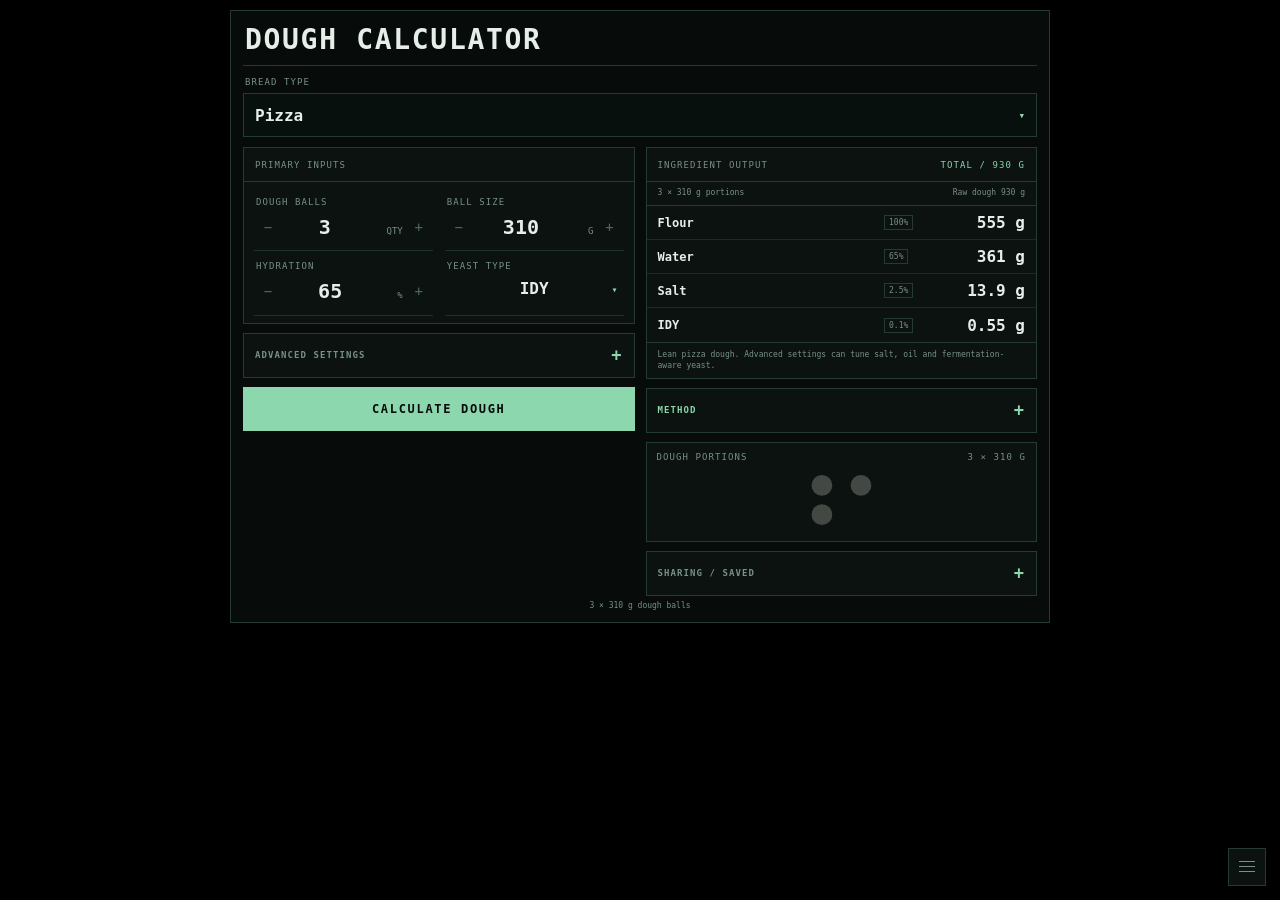
<file: index.html>
<!doctype html>
<html lang="en">
<head>
<meta charset="utf-8">
<meta name="viewport" content="width=device-width,initial-scale=1,maximum-scale=1,user-scalable=no,viewport-fit=cover">
<meta name="theme-color" content="#070c0b">
<meta name="apple-mobile-web-app-capable" content="yes">
<meta name="apple-mobile-web-app-status-bar-style" content="black-translucent">
<meta name="apple-mobile-web-app-title" content="Dough Calculator">
<link rel="manifest" href="./manifest.webmanifest">
<link rel="apple-touch-icon" href="./icon-192.png">
<title>Dough Calculator</title>
<style>
:root{
  --bg:#070c0b;--panel:#0b1210;--panel2:#08100e;--line:#263a34;--line2:#1f312c;
  --text:#e6eee9;--muted:#789087;--accent:#8cd7ad;--offwhite:#e7e4d8;
}
*{box-sizing:border-box}
html{background:#000;color-scheme:dark;touch-action:manipulation}
body{
  margin:0;padding:10px;min-height:100vh;background:#000;color:var(--text);
  font-family:Menlo,Consolas,"SFMono-Regular",monospace;-webkit-font-smoothing:antialiased;
  touch-action:manipulation;overscroll-behavior:none
}
button,input,select{font:inherit}
button{cursor:pointer;touch-action:manipulation;-webkit-tap-highlight-color:transparent;user-select:none;-webkit-user-select:none}
#app{width:min(100%,820px);margin:0 auto}
.shell{border:1px solid var(--line);background:var(--bg);padding:10px}
.title{border-bottom:1px solid var(--line);padding:3px 2px 11px;font-size:clamp(20px,4vw,28px);font-weight:900;line-height:1;letter-spacing:.06em}
.label,.tiny{font-size:9px;line-height:1.15;letter-spacing:.12em;text-transform:uppercase;color:var(--muted)}
.bread-label{display:block;margin:11px 0 6px 2px}
.select-wrap{position:relative}
.select-wrap:after{content:"▾";position:absolute;right:12px;top:50%;transform:translateY(-50%);font-size:11px;color:var(--accent);pointer-events:none}
select{appearance:none;-webkit-appearance:none;border-radius:0}
#bread{
  width:100%;height:44px;border:1px solid var(--line);background:var(--panel2);color:var(--text);
  outline:none;padding:0 34px 0 11px;font-size:16px;font-weight:800
}
.main{display:grid;gap:9px;margin-top:10px}
.left,.right{display:grid;align-content:start;gap:9px;min-width:0}
.panel,.visual,.advanced-details{border:1px solid var(--line);background:var(--panel)}
.panel-head{min-height:34px;display:flex;align-items:center;justify-content:space-between;gap:8px;border-bottom:1px solid var(--line);padding:7px 11px}
.inputs{display:grid;grid-template-columns:1fr 1fr;gap:0 12px;padding:5px 10px 7px}
.field{min-width:0;padding:10px 2px 9px;border-bottom:1px solid var(--line2);background:transparent}
.field-label{display:block;font-size:9px;line-height:1.2;letter-spacing:.12em;text-transform:uppercase;color:var(--muted)}
.control-row{display:grid;grid-template-columns:24px minmax(0,1fr) 24px;align-items:center;gap:4px;margin-top:5px}
.step-btn{
  width:24px;height:28px;border:0;background:transparent;color:#668078;
  font-size:14px;font-weight:500;line-height:1;padding:0;opacity:.78
}
.step-btn:active{color:var(--accent);opacity:1}
.value-row{display:flex;align-items:baseline;justify-content:center;gap:6px;min-width:0}
.value-row input{
  width:100%;min-width:0;border:0;outline:0;background:transparent;color:var(--text);
  padding:0;text-align:center;font-size:20px;font-weight:900
}
.unit{font-size:9px;color:var(--muted);text-transform:uppercase}
.field-select{position:relative;margin-top:6px}
.field-select:after{content:"▾";position:absolute;right:4px;top:50%;transform:translateY(-50%);font-size:10px;color:var(--accent);pointer-events:none}
.field-select select{width:100%;min-height:34px;border:0;outline:0;background:transparent;color:var(--text);padding:0 20px;font-size:16px;font-weight:800;text-align:center;text-align-last:center}

summary{
  list-style:none;cursor:pointer;min-height:43px;display:flex;align-items:center;justify-content:space-between;
  padding:8px 11px;font-size:9px;font-weight:800;letter-spacing:.12em;text-transform:uppercase;color:var(--muted);
  touch-action:manipulation;-webkit-tap-highlight-color:transparent
}
summary::-webkit-details-marker{display:none}
summary::after{content:"+";font-size:17px;color:var(--accent)}
details[open]>summary::after{content:"−"}

.advanced-grid{display:grid;grid-template-columns:1fr 1fr;gap:0 12px;border-top:1px solid var(--line);padding:4px 10px 7px}
.adv-field{min-width:0;padding:9px 2px;border-bottom:1px solid var(--line2)}
.adv-field .control-row{grid-template-columns:22px minmax(0,1fr) 22px;margin-top:4px}
.adv-field .step-btn{width:22px;height:26px;font-size:13px}
.adv-field .value-row input{font-size:16px}
.adv-field select{
  width:100%;min-height:34px;margin-top:4px;border:0;outline:0;background:transparent;color:var(--text);
  padding:0;font-size:16px;font-weight:800
}
.switch-line{display:flex;min-height:34px;align-items:center;justify-content:space-between;gap:8px}
.toggle{position:relative;width:36px;height:20px;flex:0 0 auto}
.toggle input{position:absolute;opacity:0}
.track{position:absolute;inset:0;border:1px solid var(--line);background:var(--panel2)}
.track:before{content:"";position:absolute;width:12px;height:12px;left:3px;top:3px;background:var(--muted);transition:.15s}
.toggle input:checked+.track:before{transform:translateX(16px);background:var(--accent)}
.estimate-note{grid-column:1/-1;padding:6px 2px 2px;font-size:8px;line-height:1.4;color:var(--muted)}

.calc{min-height:44px;width:100%;border:1px solid var(--accent);background:var(--accent);color:var(--bg);padding:10px 14px;font-size:12px;font-weight:900;letter-spacing:.14em;text-transform:uppercase}
.actions{display:grid;grid-template-columns:1fr 1fr;gap:6px}
.save-wide{grid-column:1/-1}
.secondary{min-height:39px;border:1px solid var(--line);background:transparent;color:var(--text);padding:8px 10px;font-size:9px;font-weight:800;letter-spacing:.1em;text-transform:uppercase}
.sharing-panel{display:grid;gap:8px;border-top:1px solid var(--line);padding:8px}
.wake-setting{display:flex;align-items:center;justify-content:space-between;gap:12px;border:1px solid var(--line);background:var(--panel2);padding:9px 10px}
.wake-help{margin-top:3px;font-size:8px;line-height:1.3;color:var(--muted)}
.saved-details{border:1px solid var(--line);background:var(--panel)}
.saved-list{border-top:1px solid var(--line)}
.saved-empty{padding:9px 11px;font-size:9px;color:var(--muted)}
.saved-row{display:grid;grid-template-columns:minmax(0,1fr) auto auto auto;align-items:center;gap:5px;min-height:40px;padding:6px 9px;border-bottom:1px solid var(--line2)}
.saved-row:last-child{border-bottom:0}
.saved-name{min-width:0;overflow:hidden;text-overflow:ellipsis;white-space:nowrap;font-size:11px;font-weight:800}
.saved-btn{min-height:29px;border:0;background:transparent;color:var(--accent);padding:4px 6px;font-size:8px;font-weight:800;letter-spacing:.08em;text-transform:uppercase}
.saved-btn.delete{color:var(--muted)}
.status{min-height:15px;text-align:center;font-size:8px;color:var(--accent)}
.modified-badge{font-size:8px;letter-spacing:.1em;color:var(--accent);white-space:nowrap}
.result-sub{margin-top:2px;font-size:7px;font-weight:500;line-height:1.2;color:var(--muted)}

.result-row{display:grid;grid-template-columns:minmax(0,1fr) 52px 82px;align-items:center;gap:7px;min-height:34px;border-bottom:1px solid #1b2b26;padding:5px 11px}
.result-row:last-child{border-bottom:0}
.result-name{font-size:12px;font-weight:800;min-width:0}
.result-pct{justify-self:start;border:1px solid var(--line);padding:2px 4px;font-size:8px;color:var(--muted);white-space:nowrap}
.result-mass{text-align:right;font-size:16px;font-weight:900;white-space:nowrap}
.group{border-bottom:1px solid #1b2b26;background:var(--panel2);padding:5px 11px;font-size:8px;letter-spacing:.14em;text-transform:uppercase;color:var(--accent)}
.yield-line{display:flex;justify-content:space-between;gap:10px;flex-wrap:wrap;padding:6px 11px;border-bottom:1px solid var(--line);font-size:8px;line-height:1.35;color:var(--muted)}
.note{border-top:1px solid var(--line);padding:6px 11px;font-size:8px;line-height:1.4;color:var(--muted)}
.method{border:1px solid var(--line);background:var(--panel)}
.method summary{color:var(--accent)}
.method-list{margin:0;border-top:1px solid var(--line);padding:8px 12px 9px 27px;font-size:10px;line-height:1.45;color:#c9d5cf}
.method-list li{margin-bottom:4px}
.visual{position:relative;overflow:hidden;min-height:98px;padding:9px 10px}
.visual-head{display:flex;justify-content:space-between;gap:8px;position:relative;z-index:2}
.stage{min-height:70px;display:flex;align-items:center;justify-content:center;padding:5px 0 0;opacity:.26;transform:scale(1.22);transform-origin:center}
.foot{padding-top:5px;text-align:center;font-size:8px;color:var(--muted)}
.hidden{display:none!important}

/* profiles */
.ball{width:17px;height:17px;border-radius:999px;background:var(--offwhite)}
.bun{width:22px;height:16px;border-radius:999px;background:var(--offwhite)}
.roll{position:relative;width:24px;height:21px;border-radius:999px;background:var(--offwhite)}
.roll:after{content:"";position:absolute;width:12px;height:10px;left:6px;top:4px;border:2px solid var(--bg);border-left-color:transparent;border-radius:50%;transform:rotate(-25deg)}
.yorkie{position:relative;width:24px;height:18px;background:var(--offwhite);border-radius:5px 5px 10px 10px;transform:perspective(30px) rotateX(-4deg)}
.yorkie:after{content:"";position:absolute;left:5px;right:5px;top:3px;height:7px;border-radius:50%;background:var(--bg);opacity:.78}
.pancake{width:27px;height:8px;border-radius:50%;background:var(--offwhite)}
.crepe{width:30px;height:4px;border-radius:50%;background:var(--offwhite)}
.pita{position:relative;width:48px;height:28px;border-radius:50%;background:var(--offwhite)}
.pita:after{content:"";position:absolute;left:8px;right:8px;top:50%;height:1px;background:var(--bg);opacity:.35}
.naan{position:relative;width:48px;height:30px;background:var(--offwhite);border-radius:58% 42% 52% 48% / 62% 48% 52% 38%;transform:rotate(-7deg)}
.naan:after{content:"";position:absolute;width:5px;height:3px;border-radius:50%;background:var(--bg);left:12px;top:8px;box-shadow:16px 7px 0 var(--bg),7px 14px 0 var(--bg);opacity:.45}
.value-row input:disabled{color:var(--muted);opacity:.72}
.step-btn:disabled{opacity:.18;pointer-events:none}
.foc{position:relative;width:112px;height:41px;border-radius:5px;background:var(--offwhite)}
.foc i{position:absolute;width:6px;height:6px;border-radius:50%;background:var(--bg)}
.foc i:nth-child(1){left:18px;top:10px}.foc i:nth-child(2){left:42px;top:24px}.foc i:nth-child(3){left:68px;top:11px}.foc i:nth-child(4){left:91px;top:23px}
.sd{position:relative;width:106px;height:54px;border-radius:50%;background:var(--offwhite)}
.sd:after{content:"";position:absolute;width:58px;height:3px;left:24px;top:25px;background:var(--bg);transform:rotate(-17deg)}
.slice{position:relative;width:72px;height:58px;background:var(--offwhite);border-radius:31px 31px 7px 7px}
.slice:before,.slice:after{content:"";position:absolute;top:-4px;width:40px;height:26px;background:var(--offwhite);border-radius:55% 55% 35% 35%}
.slice:before{left:1px}.slice:after{right:1px}
.milkicon{display:flex;align-items:flex-end;gap:4px;height:59px}
.milkicon span{width:30px;height:48px;background:var(--offwhite);border-radius:19px 19px 5px 5px}
.pairs{display:flex;flex-wrap:wrap;align-items:flex-start;justify-content:center;gap:15px}
.pair{display:flex;flex-direction:column;align-items:center;gap:7px}

input:focus,select:focus,button:focus-visible,summary:focus-visible{outline:2px solid var(--accent);outline-offset:2px}
@media(min-width:680px){
  .main{grid-template-columns:1fr 1fr;gap:11px}.shell{padding:12px}
  .advanced-grid{grid-template-columns:repeat(3,1fr)}
}
@media(max-width:390px){
  body{padding:7px}.shell{padding:8px}
  .result-row{grid-template-columns:minmax(0,1fr) 47px 72px;padding-left:8px;padding-right:8px}
  .result-mass{font-size:15px}
}
</style>
</head>
<body>
<div id="app">
  <div class="shell">
    <div class="title">DOUGH CALCULATOR</div>

    <label class="label bread-label" for="bread">Bread type</label>
    <div class="select-wrap">
      <select id="bread">
        <option value="pizza">Pizza</option>
        <option value="focaccia">Focaccia</option>
        <option value="khubz">Lebanese Khubz / Pita</option>
        <option value="naan">Naan</option>
        <option value="yorkshire">Yorkshire puddings</option>
        <option value="pancakes">Pancakes</option>
        <option value="crepes">Crêpes</option>
        <option value="sandwich">White sandwich loaf</option>
        <option value="sourdough">Sourdough loaf</option>
        <option value="milk">Japanese milk bread</option>
        <option value="brioche">Brioche</option>
        <option value="cinnamon">Cinnamon buns</option>
      </select>
    </div>

    <div class="main">
      <div class="left">
        <section class="panel">
          <div class="panel-head"><span class="label">Primary inputs</span><span id="modifiedBadge" class="modified-badge hidden">• MODIFIED</span></div>
          <div id="inputs" class="inputs"></div>
        </section>

        <details id="advancedDetails" class="advanced-details">
          <summary>Advanced settings</summary>
          <div id="advancedGrid" class="advanced-grid"></div>
        </details>

        <button id="calc" class="calc" type="button">Calculate dough</button>

      </div>

      <div class="right">
        <section class="panel" aria-live="polite">
          <div class="panel-head">
            <span class="label">Ingredient output</span>
            <span id="total" class="label" style="color:var(--accent)"></span>
          </div>
          <div id="yieldLine" class="yield-line"></div>
          <div id="rows"></div>
          <div id="note" class="note"></div>
        </section>

        <details id="method" class="method">
          <summary>Method</summary>
          <ul id="methodList" class="method-list"></ul>
        </details>

        <section class="visual">
          <div class="visual-head">
            <span id="visualTitle" class="label"></span>
            <span id="visualLabel" class="tiny"></span>
          </div>
          <div id="stage" class="stage"></div>
        </section>

        <details id="sharingDetails" class="advanced-details">
          <summary>Sharing / Saved</summary>
          <div class="sharing-panel">
            <div class="actions">
              <button id="saveRecipe" class="secondary save-wide" type="button">Save recipe</button>
              <button id="reset" class="secondary" type="button">Reset preset</button>
              <button id="copyRecipe" class="secondary" type="button">Copy recipe</button>
              <button id="exportRecipes" class="secondary" type="button">Export saved</button>
              <button id="importRecipes" class="secondary" type="button">Import saved</button>
              <input id="importFile" class="hidden" type="file" accept="application/json,.json">
            </div>
            <div class="wake-setting">
              <div>
                <span class="field-label">Keep screen awake</span>
                <div class="wake-help">While calculator is onscreen</div>
              </div>
              <label class="toggle"><input id="wakeOn" type="checkbox"><span class="track"></span></label>
            </div>
            <details id="savedDetails" class="saved-details">
              <summary>Saved recipes</summary>
              <div id="savedList" class="saved-list"></div>
            </details>
            <div id="status" class="status"></div>
          </div>
        </details>
      </div>
    </div>

    <div id="foot" class="foot"></div>
  </div>
</div>

<script>
(() => {
  const root = document.getElementById('app');
  if (!root || root.dataset.ready) return;
  root.dataset.ready = '1';

  const $ = s => root.querySelector(s);
  const names = { idy:'IDY', ady:'Active dry yeast', fresh:'Fresh yeast', starter:'Sourdough starter' };
  const SAVE_KEY = 'dough-calculator-saved-recipes-v1';
  const DEFAULT_KEY = 'dough-calculator-default-recipes-v1';
  const STATE_KEY = 'dough-calculator-last-state-v1';
  const WAKE_KEY = 'dough-calculator-screen-awake-v1';

  const recipes = {
    pizza:{
      mode:'balls',hyd:65,salt:2.5,oil:true,oilPct:2,types:['idy','ady','fresh','starter'],def:'idy',starter:20,
      yeastPct:{idy:.10,ady:.125,fresh:.30},ferment:{hours:24,temp:4},
      desc:'Lean pizza dough. Advanced settings can tune salt, oil and fermentation-aware yeast.',
      method:['Knead 5–7 min until smooth.','Ferment until puffy.','Divide into the selected number of balls.','Rest balls before stretching.','Top and bake as hot as your oven allows.']
    },
    focaccia:{
      mode:'flour',flour:360,hyd:78.9,salt:2.5,types:['idy','ady','fresh'],def:'idy',
      yeastPct:{idy:.833,ady:1.04,fresh:2.50},ferment:{hours:3.5,temp:27},
      desc:'Big-and-bubbly focaccia: high hydration, a little sugar, and olive oil in the dough and pan.',
      method:['Mix flour, salt, sugar and yeast.','Add water + dough olive oil; mix until homogeneous.','Rest 15 min.','Do 3–4 bowl-fold sets, 15 min apart.','Ferment until airy and bubbly.','Oil pan; transfer dough and gently stretch.','Proof until puffy; dimple; add topping oil + flaky salt.','Bake at 220–230°C until deeply golden.']
    },
    khubz:{
      mode:'flatbread',qty:8,flour:500,flourPer:62.5,hyd:64,salt:2,sugar:2,oilPct:3,types:['idy','ady','fresh'],def:'idy',
      yeastPct:{idy:1.4,ady:1.75,fresh:4.2},
      desc:'Lebanese khubz / pita: soft, thin, pocket-forming flatbreads. Base recipe makes 8 from 500 g strong white flour, 320 ml water, 7 g IDY, 10 g salt, 10 g sugar and 15 g olive oil. High heat and even rolling are critical for the pocket.',
      method:['Mix flour, yeast, sugar and salt. Add the warm water + olive oil and mix to a rough dough.','Knead 8–10 min until smooth, elastic and slightly tacky. Add extra flour only if absolutely necessary.','Cover and rise somewhere warm for 60–90 min, until roughly doubled.','Knock the air out gently; divide into the selected number of equal pieces and shape into balls.','Cover and rest 20 min so the dough relaxes.','Put a pizza stone, baking steel or heavy upside-down tray in the oven. Heat to 250°C / 230°C fan, or as hot as the oven will reliably go, for at least 30 min.','Roll each ball to about 18–20 cm wide and around 3 mm thick. Keep the thickness even and keep waiting dough covered.','Bake one or two breads directly on the very hot surface for roughly 2–3 min, until they balloon. Flip for another 30–60 sec only if necessary; do not overbake.','Stack the cooked breads immediately inside a clean tea towel so trapped steam keeps them soft and flexible.']
    },
    naan:{
      mode:'naan',qty:6,flour:300,waterMl:125,yogurtMl:150,butter:25,sugarTsp:2,bakingPowderTsp:.5,saltTsp:.5,nigellaTbsp:1,types:['ady','idy','fresh'],def:'ady',
      yeastPct:{ady:2.3333333333,idy:1.8666666667,fresh:5.6},
      desc:'Good Food-style naan, scaled from the six-ball method: 300 g strong white flour, 125 ml warm water, 150 ml natural yogurt, 25 g butter or ghee, 7 g dried yeast, sugar, baking powder, salt and nigella seeds.',
      method:['Prepare the yeast with the warm water and some of the sugar if needed for the yeast type.','Combine flour, remaining sugar, salt and baking powder. Add yogurt, melted butter or ghee, nigella seeds and the water/yeast mixture; bring together into a very soft dough.','Knead for about 10 min until smooth and elastic, keeping the dough soft.','Place in a buttered bowl, cover and leave warm for about 1 hr, until doubled.','Divide into the selected number of balls and keep covered.','Heat a large non-stick frying pan over high heat.','Roll each ball into a teardrop roughly 21 cm long and 13 cm at its widest point.','Dry-fry in the very hot pan for about 3 min until puffed, then turn and cook for another 3–4 min until cooked and charred in patches.','Brush cooked naans with melted butter or ghee, cover and keep warm while cooking the rest.']
    },
    yorkshire:{
      mode:'yorkshire',flour:150,qty:12,flourPer:12.5,milkPct:120,eggPct:100,oilMlPer:3.75,
      desc:'Standard muffin-tin Yorkshire puddings. Scaling basis: 4 medium puddings = 50 g plain flour, 1 large egg, 60 ml milk and 1 tbsp sunflower oil.',
      method:['Heat oven to 230°C / 210°C fan.','Divide the sunflower or vegetable oil between the selected muffin-tin holes.','Heat the tin in the oven until the oil is very hot.','Whisk the plain flour and eggs until smooth.','Gradually whisk in the milk until completely lump-free; season with salt and pepper.','Rest the batter for at least 15 min if time allows, then give it a quick whisk.','Working quickly, divide the batter evenly between the hot muffin-tin holes.','Bake undisturbed for 20–25 min until well risen, crisp and browned. Do not open the oven door during baking.']
    },
    pancakes:{
      mode:'pancake',flour:180,qty:12,flourPer:15,
      desc:'Fluffy American-style pancakes, scaled from a standard 12-pancake recipe. Default size is about 4½ in / 11.5 cm each.',
      method:['Whisk the eggs and milk until light and foamy, then stir in the melted butter or vegetable oil.','Whisk flour, sugar, baking powder and salt together separately.','Gently mix the dry ingredients into the wet just until combined; a few small lumps are fine.','Rest the batter for about 15 min while the pan heats.','Heat a lightly greased heavy frying pan over medium heat.','Use about 60 ml / ¼ cup batter per pancake to make roughly 11.5 cm pancakes.','Cook until bubbles form and break on top, about 2 min; flip once and cook the second side for 1½–2 min.','Serve immediately or keep warm while cooking the remaining pancakes.']
    },
    crepes:{
      mode:'crepe',flour:100,qty:12,flourPer:8.3333333333,
      desc:'Thin 18 cm crêpes, scaled from a standard 12-crêpe recipe using a roughly 18 cm frying pan.',
      method:['Put the plain flour, eggs, milk, oil and a pinch of salt into a bowl or jug.','Whisk until completely smooth and the batter is similar to single cream.','Rest for around 30 min if time allows, then whisk briefly again.','Heat an 18 cm frying pan over medium heat and wipe it with a very thin film of oil.','Pour in just enough batter to coat the base, swirling immediately to form a thin crêpe.','Cook until the underside is lightly golden and the edges release, then flip.','Cook the second side briefly until lightly coloured.','Stack and keep warm while cooking the remaining crêpes.']
    },
    sandwich:{
      mode:'flour',flour:500,hyd:64,salt:2,types:['idy','ady','fresh'],def:'idy',
      yeastPct:{idy:1.4,ady:1.75,fresh:4.2},
      desc:'Soft white loaf sized for one 900 g / 2 lb loaf tin: 500 g flour, 320 g whole milk, 7 g IDY, 10 g salt, 25 g sugar or honey and 35 g butter.',
      method:['Warm the whole milk until lukewarm.','Mix flour, salt and sugar or honey.','Add milk + yeast; mix into a dough.','Knead 6–8 min.','Add softened butter; knead until smooth and elastic.','Cover and rise until roughly doubled, about 1 hr.','Shape and place in a greased 900 g / 2 lb loaf tin.','Proof until well risen above the tin.','Bake at 190°C / 170°C fan for 30–35 min; cool on a rack.']
    },
    sourdough:{
      mode:'flour',flour:500,hyd:75,salt:2,types:['starter'],def:'starter',starter:20,
      desc:'Lean sourdough: 75% total hydration, 20% active 100%-hydration starter.',
      method:['Mix flour + most water; rest 30 min.','Add active starter + salt.','Do 4 stretch-and-fold sets, 30 min apart.','Bulk ferment until airy and 50–75% larger.','Pre-shape; rest 20 min.','Final shape; place in banneton.','Cold proof 8–16 hr.','Score; bake 250°C covered 20 min, then 230°C uncovered 20–25 min.']
    },
    milk:{
      mode:'milk',flour:314,hyd:63.4,types:['idy','ady','fresh'],def:'idy',
      yeastPct:{idy:2.87,ady:3.59,fresh:8.61},
      desc:'Hokkaido-style milk bread using tangzhong, milk, egg, dry milk, sugar and butter.',
      method:['Tangzhong: whisk its flour, water + milk.','Cook 3–5 min until thick; cool.','Add remaining bread flour, whole milk, dry milk, sugar, salt, yeast, egg + butter.','Knead 10–15 min until elastic.','Rise 60–90 min until puffy.','Divide into 4; flatten, fold and roll into logs.','Place side-by-side in loaf tin; proof 40–50 min.','Bake at 175°C for 30–35 min.']
    },
    brioche:{
      mode:'flour',flour:500,hyd:59,salt:2.5,types:['fresh','idy','ady'],def:'fresh',
      yeastPct:{fresh:7,idy:2.33,ady:2.91},
      desc:'Classic rich brioche: about 50% egg, 50% butter, 12% sugar and 9% water.',
      method:['Mix flour, egg, water, sugar, salt + yeast.','Knead until strong and elastic.','Add butter gradually, fully mixing each addition.','Mix until glossy and able to stretch thin.','Rest 1 hr; fold once.','Chill overnight.','Shape buns or loaf; proof until very puffy.','Bake at 190°C until deep golden.']
    },
    cinnamon:{
      mode:'rolls',rolls:8,types:['idy','ady','fresh'],def:'idy',
      yeastPct:{idy:1.85,ady:2.31,fresh:5.56},
      desc:'Pillowy tangzhong cinnamon buns with brown-sugar cinnamon filling. Icing omitted.',
      method:['Tangzhong: cook its milk + flour until thick; cool.','Add dough milk, flour, salt, sugar, yeast + butter.','Knead until smooth and elastic.','Rise until puffy.','Mix filling butter, brown sugar, flour, cinnamon + salt.','Press dough into a rectangle; spread filling.','Roll into a log; cut the selected number of buns.','Proof until puffy.','Bake at 190°C for 14–18 min.']
    }
  };

  let lastResult = { title:'', lines:[], yield:'' };

  const fmt = v => {
    if (!Number.isFinite(v) || v < 0) v = 0;
    if (v >= 100) return String(Math.round(v));
    if (v >= 10) return v.toFixed(1).replace(/\.0$/,'');
    return v.toFixed(2).replace(/0+$/,'').replace(/\.$/,'');
  };
  const pct = v => `${Math.round(v*100)/100}%`;
  const recipe = () => recipes[$('#bread').value];

  function read(id, fallback, min, max) {
    const el = $('#' + id);
    let v = parseFloat(el?.value);
    if (!Number.isFinite(v)) v = fallback;
    if (min != null) v = Math.max(min,v);
    if (max != null) v = Math.min(max,v);
    return v;
  }

  function stepField(id,label,value,unit,step,min,max,advanced=false) {
    const wrap = advanced ? 'adv-field' : 'field';
    return `<label class="${wrap}">
      <span class="field-label">${label}</span>
      <span class="control-row">
        <button class="step-btn" type="button" data-step-target="${id}" data-delta="-${step}" aria-label="Decrease ${label}">−</button>
        <span class="value-row"><input id="${id}" type="number" value="${value}" step="${step}" min="${min}" max="${max}"><span class="unit">${unit}</span></span>
        <button class="step-btn" type="button" data-step-target="${id}" data-delta="${step}" aria-label="Increase ${label}">+</button>
      </span>
    </label>`;
  }

  function selectField(id,label,options,advanced=false) {
    const wrap = advanced ? 'adv-field' : 'field';
    return `<label class="${wrap}">
      <span class="field-label">${label}</span>
      <span class="${advanced?'':'field-select'}"><select id="${id}">${options}</select></span>
    </label>`;
  }

  function typeOptions(r) {
    return r.types.map(t => `<option value="${t}" ${t===r.def?'selected':''}>${names[t]}</option>`).join('');
  }

  function bindStepButtons(scope=root) {
    scope.querySelectorAll('[data-step-target]').forEach(btn => {
      btn.addEventListener('click', ev => {
        ev.preventDefault();
        const target = $('#' + btn.dataset.stepTarget);
        if (!target) return;
        const delta = parseFloat(btn.dataset.delta);
        const min = target.min !== '' ? parseFloat(target.min) : -Infinity;
        const max = target.max !== '' ? parseFloat(target.max) : Infinity;
        const current = parseFloat(target.value) || 0;
        const next = Math.min(max, Math.max(min, current + delta));
        target.value = Math.round(next*100)/100;
        if (['yorkshire','pancake','crepe'].includes(recipe().mode) && ['yorkQty','flour'].includes(target.id)) syncYorkshireBasisUI();
        else if (['balls','weight','rolls','khubzQty','naanQty'].includes(target.id)) renderIcon();
        updateModifiedBadge();
        saveLastState();
      }, {passive:false});
    });
  }

  function commercialYeastPct(r,type) {
    const manual = read('yeastPct', r.yeastPct?.[type] || .1, .001, 15);
    if ($('#yeastCalc')?.value !== 'ferment' || !(r.mode==='balls' || $('#bread').value==='focaccia')) return manual;

    const hours = read('fermentHours', r.ferment?.hours || 24, 1, 120);
    const tempC = read('fermentTemp', r.ferment?.temp || 4, 1, 35);
    let idy = 0.4 * (24 / hours) * Math.pow(2, (4 - tempC) / 10);
    if ($('#bread').value === 'focaccia') idy *= 1.8;
    idy = Math.max(.02, Math.min(2.5, idy));
    if (type === 'ady') return idy * 1.25;
    if (type === 'fresh') return idy * 3;
    return idy;
  }

  function eggNote(grams) {
    const raw=grams/50;
    const count=raw<1?Math.round(raw*100)/100:Math.round(raw*2)/2;
    const shown=Number.isInteger(count)?String(count):String(count);
    return `~${shown} large egg${count===1?'':'s'}`;
  }

  function addRow(name,p,m,sub='',unit='g') {
    $('#rows').insertAdjacentHTML('beforeend', `<div class="result-row">
      <div class="result-name">${name}</div><div class="result-pct">${p}</div><div class="result-mass">${fmt(m)} ${unit}${sub?`<div class="result-sub">${sub}</div>`:''}</div>
    </div>`);
    lastResult.lines.push(`${name}: ${fmt(m)} ${unit}${p && p!=='—' ? ` (${p})` : ''}${sub?` [${sub}]`:''}`);
  }

  function addTextRow(name,p,text,sub='') {
    $('#rows').insertAdjacentHTML('beforeend', `<div class="result-row">
      <div class="result-name">${name}</div><div class="result-pct">${p}</div><div class="result-mass">${text}${sub?`<div class="result-sub">${sub}</div>`:''}</div>
    </div>`);
    lastResult.lines.push(`${name}: ${text}${sub?` [${sub}]`:''}`);
  }

  function group(text) {
    $('#rows').insertAdjacentHTML('beforeend', `<div class="group">${text}</div>`);
    lastResult.lines.push(`\n${text.toUpperCase()}`);
  }

  function syncYorkshireBasisUI() {
    if (!['yorkshire','pancake','crepe'].includes(recipe().mode)) return;
    const basis=$('#yorkBasis')?.value||'qty';
    const qty=$('#yorkQty'), flour=$('#flour');
    if(!qty||!flour) return;
    if(basis==='qty') flour.value=Math.round((read('yorkQty',recipe().qty,1,60)*recipe().flourPer)*100)/100;
    else qty.value=Math.round((read('flour',recipe().flour,1,5000)/recipe().flourPer)*10)/10;
    qty.disabled=basis!=='qty';
    flour.disabled=basis!=='flour';
    root.querySelectorAll('[data-step-target="yorkQty"]').forEach(b=>b.disabled=basis!=='qty');
    root.querySelectorAll('[data-step-target="flour"]').forEach(b=>b.disabled=basis!=='flour');
    renderIcon();
  }

  function renderInputs() {
    const r = recipe();
    const key = $('#bread').value;
    let h = '';
    const portionMode=['yorkshire','pancake','crepe'].includes(r.mode);
    $('#advancedDetails').classList.toggle('hidden', portionMode);
    $('#calc').textContent=portionMode?'Calculate batter':'Calculate dough';
    if (portionMode) {
      const portionLabel=r.mode==='yorkshire'?'Yorkshire puddings':r.mode==='pancake'?'Pancakes':'Crêpes';
      h += selectField('yorkBasis','Scale by','<option value="qty">Quantity</option><option value="flour">Flour weight</option>');
      h += stepField('yorkQty',portionLabel,r.qty,'qty',1,1,60);
      h += stepField('flour','Flour basis',r.flour,'g',r.flourPer,1,5000);
    } else if (r.mode === 'balls') {
      h += stepField('balls','Dough balls',3,'qty',1,1,50);
      h += stepField('weight','Ball size',310,'g',5,50,1000);
      h += stepField('hyd','Hydration',r.hyd,'%',1,40,100);
    } else if (r.mode === 'flatbread') {
      h += stepField('khubzQty','Khubz breads',r.qty,'qty',1,1,50);
    } else if (r.mode === 'naan') {
      h += stepField('naanQty','Naans',r.qty,'qty',1,1,50);
    } else if (r.mode === 'rolls') {
      h += stepField('rolls','Cinnamon rolls',r.rolls,'qty',1,1,50);
    } else {
      h += stepField('flour','Flour basis',r.flour,'g',25,100,5000);
      h += stepField('hyd',r.mode==='milk'?'Milk + water':'Hydration',r.hyd,'%',1,20,100);
    }
    if (r.types?.length) h += selectField('type','Yeast type',typeOptions(r));
    $('#inputs').innerHTML = h;
    if ($('#type')) {
      $('#type').disabled = r.types.length === 1;
      $('#type').addEventListener('change', () => {
        renderAdvanced();
        renderMethod();
        calculate();
      });
    }
    bindStepButtons($('#inputs'));

    if(portionMode){
      syncYorkshireBasisUI();
      $('#yorkBasis').addEventListener('change',()=>{syncYorkshireBasisUI();updateModifiedBadge();saveLastState();});
      $('#yorkQty').addEventListener('input',()=>{syncYorkshireBasisUI();updateModifiedBadge();scheduleStateSave();});
      $('#flour').addEventListener('input',()=>{syncYorkshireBasisUI();updateModifiedBadge();scheduleStateSave();});
    }
  }

  function renderAdvanced() {
    const r = recipe();
    if (['yorkshire','pancake','crepe'].includes(r.mode)) { $('#advancedGrid').innerHTML=''; return; }
    const type = $('#type')?.value || r.def;
    let h = '';

    if (r.mode !== 'rolls' && r.mode !== 'milk' && r.mode !== 'naan') {
      h += stepField('salt','Salt',r.salt,'%',.1,0,10,true);
    }

    if (type === 'starter') {
      h += stepField('starter','Starter',r.starter || 20,'%',1,1,100,true);
      h += stepField('starterHyd','Starter hydration',100,'%',1,25,250,true);
    } else {
      const recipePct = r.yeastPct?.[type] || .1;

      if (r.mode==='balls' || $('#bread').value==='focaccia') {
        h += selectField('yeastCalc','Yeast calculation',
          `<option value="recipe">Recipe %</option><option value="ferment">Fermentation estimate</option>`,true);
      }

      h += stepField('yeastPct','Yeast',recipePct,'%',.01,.001,15,true);

      if (r.mode==='balls' || $('#bread').value==='focaccia') {
        h += `<div id="fermentFields" class="hidden" style="display:contents">
          ${stepField('fermentHours','Fermentation',r.ferment?.hours||24,'hr',1,1,120,true)}
          ${stepField('fermentTemp','Temperature',r.ferment?.temp||4,'°C',1,1,35,true)}
          <div class="estimate-note">Fermentation yeast is an estimated starting point. Dough temperature, flour and fridge performance still matter.</div>
        </div>`;
      }
    }

    if (r.oil) {
      h += `<div class="adv-field">
        <div class="switch-line"><span class="field-label">Olive oil</span>
          <label class="toggle"><input id="oilOn" type="checkbox"><span class="track"></span></label>
        </div>
      </div>`;
      h += `<div id="oilField" class="hidden">${stepField('oil','Oil',r.oilPct||2,'%',.1,0,20,true)}</div>`;
    }

    $('#advancedGrid').innerHTML = h;
    bindStepButtons($('#advancedGrid'));

    $('#yeastCalc')?.addEventListener('change', () => {
      $('#fermentFields')?.classList.toggle('hidden', $('#yeastCalc').value !== 'ferment');
      renderMethod();
      calculate();
    });

    ['yeastPct','fermentHours','fermentTemp','salt','starter','starterHyd','oil'].forEach(id => {
      $('#' + id)?.addEventListener('change', () => {
        renderMethod();
        calculate();
      });
    });

    $('#oilOn')?.addEventListener('change', () => {
      $('#oilField')?.classList.toggle('hidden', !$('#oilOn').checked);
      renderMethod();
      calculate();
    });
  }

  function resetPreset() {
    $('#advancedDetails').open = false;
    $('#method').open = false;
    $('#status').textContent = '';
    renderInputs();
    renderAdvanced();
    calculate();
    renderSavedRecipes();
  }

  function renderMethod() {
    const r = recipe();
    const key = $('#bread').value;
    const type = $('#type')?.value || r.def;
    let steps = [];

    if (key === 'pizza') {
      const oilOn = !!$('#oilOn')?.checked;
      if (type === 'starter') {
        steps.push('Mix flour + water; add active starter + salt.');
      } else if (type === 'ady') {
        steps.push('Bloom active dry yeast in a little warm recipe water for 10 min.');
        steps.push('Mix flour, remaining water + salt; add bloomed yeast.');
      } else if (type === 'fresh') {
        steps.push('Crumble fresh yeast into a little recipe water.');
        steps.push('Mix flour, remaining water + salt; add yeast mixture.');
      } else {
        steps.push('Mix flour, water, salt + instant yeast.');
      }
      if (oilOn) steps.push('Add olive oil once the dough comes together.');
      steps.push('Knead 5–7 min until smooth.');

      if (type !== 'starter' && $('#yeastCalc')?.value === 'ferment') {
        const hrs = read('fermentHours', r.ferment.hours, 1, 120);
        const temp = read('fermentTemp', r.ferment.temp, 1, 35);
        steps.push(`${temp <= 8 ? 'Cold ferment' : 'Ferment'} about ${fmt(hrs)} hr at ~${fmt(temp)}°C.`);
        if (temp <= 8) steps.push('Bring dough towards room temperature for 1–2 hr before baking.');
      } else {
        steps.push('Cover and ferment until puffy.');
      }
      steps.push('Divide into the selected number of balls.');
      steps.push('Rest balls before stretching.');
      steps.push('Top and bake as hot as your oven allows.');
    } else if (key === 'naan') {
      if (type === 'ady') steps.push('Stir the active dry yeast and half the sugar into the warm water; leave 10–15 min until frothy.');
      else if (type === 'fresh') steps.push('Crumble the fresh yeast into the warm water with half the sugar; stir until dissolved.');
      else steps.push('Mix the IDY with the flour; keep the warm water for the wet ingredients.');
      steps.push(`Combine flour, remaining sugar, salt and baking powder. Add yogurt, melted butter or ghee, nigella seeds and ${type === 'idy' ? 'the warm water' : 'the yeast-water mixture'}; bring together into a very soft dough.`);
      steps.push('Knead for about 10 min until smooth and elastic, keeping the dough soft.');
      steps.push('Place in a buttered bowl, cover and leave warm for about 1 hr, until doubled.');
      steps.push('Divide into the selected number of balls and keep covered.');
      steps.push('Heat a large non-stick frying pan over high heat.');
      steps.push('Roll each ball into a teardrop roughly 21 cm long and 13 cm at its widest point.');
      steps.push('Dry-fry for about 3 min until puffed, then turn and cook for another 3–4 min until cooked through and charred in patches.');
      steps.push('Brush each naan with melted butter or ghee, cover and keep warm while cooking the rest.');
    } else {
      steps = [...r.method];
      if (type === 'ady') steps.unshift('Bloom active dry yeast in a little warm recipe liquid for 10 min.');
      if (type === 'fresh') steps.unshift('Crumble fresh yeast into a little recipe liquid before mixing.');

      if (key === 'focaccia' && $('#yeastCalc')?.value === 'ferment') {
        const hrs = read('fermentHours', r.ferment.hours, 1, 120);
        const temp = read('fermentTemp', r.ferment.temp, 1, 35);
        steps = steps.filter(s => !/^Ferment until airy/i.test(s));
        const idx = Math.min(4, steps.length);
        steps.splice(idx,0,`${temp <= 8 ? 'Cold ferment' : 'Ferment'} about ${fmt(hrs)} hr at ~${fmt(temp)}°C.`);
      }
    }

    $('#methodList').innerHTML = steps.map(s => `<li>${s}</li>`).join('');
  }

  function pairs(count, cls) {
    let h = `<div class="pairs">`;
    for (let i=0;i<count;i+=2) {
      h += `<div class="pair"><span class="${cls}"></span>${i+1<count?`<span class="${cls}"></span>`:''}</div>`;
    }
    return h + '</div>';
  }

  function renderIcon() {
    const k = $('#bread').value;
    const stage = $('#stage');
    $('#visualLabel').textContent = '';

    if (k==='pizza') {
      const c=Math.round(read('balls',3,1,50)), w=read('weight',310,50,1000);
      $('#visualTitle').textContent='DOUGH PORTIONS';
      $('#visualLabel').textContent=`${c} × ${fmt(w)} G`;
      stage.innerHTML=pairs(c,'ball');
    } else if (k==='cinnamon') {
      const c=Math.round(read('rolls',8,1,50));
      $('#visualTitle').textContent='CINNAMON BUNS';
      $('#visualLabel').textContent=`${c} ROLLS`;
      stage.innerHTML=pairs(c,'roll');
    } else if (k==='khubz') {
      const c=Math.round(read('khubzQty',recipe().qty,1,50));
      $('#visualTitle').textContent='LEBANESE KHUBZ / PITA';
      $('#visualLabel').textContent=`${c} × 18–20 CM`;
      stage.innerHTML=pairs(c,'pita');
    } else if (k==='naan') {
      const c=Math.round(read('naanQty',recipe().qty,1,50));
      $('#visualTitle').textContent='NAAN';
      $('#visualLabel').textContent=`${c} × ~21 × 13 CM`;
      stage.innerHTML=pairs(c,'naan');
    } else if (k==='yorkshire') {
      const c=Math.max(1,Math.round(read('yorkQty',recipe().qty,.1,100)));
      $('#visualTitle').textContent='YORKSHIRE PUDDINGS';
      $('#visualLabel').textContent=`~${fmt(read('yorkQty',recipe().qty,.1,100))} PUDS`;
      stage.innerHTML=pairs(c,'yorkie');
    } else if (k==='pancakes') {
      const c=Math.max(1,Math.round(read('yorkQty',recipe().qty,.1,100)));
      $('#visualTitle').textContent='PANCAKES';
      $('#visualLabel').textContent=`~${fmt(read('yorkQty',recipe().qty,.1,100))} × 11.5 CM`;
      stage.innerHTML=pairs(c,'pancake');
    } else if (k==='crepes') {
      const c=Math.max(1,Math.round(read('yorkQty',recipe().qty,.1,100)));
      $('#visualTitle').textContent='CRÊPES';
      $('#visualLabel').textContent=`~${fmt(read('yorkQty',recipe().qty,.1,100))} × 18 CM`;
      stage.innerHTML=pairs(c,'crepe');
    } else if (k==='focaccia') {
      $('#visualTitle').textContent='FOCACCIA PROFILE';
      stage.innerHTML=`<div class="foc"><i></i><i></i><i></i><i></i></div>`;
    } else if (k==='sandwich') {
      $('#visualTitle').textContent='LOAF PROFILE';
      stage.innerHTML=`<div class="slice"></div>`;
    } else if (k==='sourdough') {
      $('#visualTitle').textContent='LOAF PROFILE';
      stage.innerHTML=`<div class="sd"></div>`;
    } else if (k==='milk') {
      $('#visualTitle').textContent='MILK BREAD PROFILE';
      stage.innerHTML=`<div class="milkicon"><span></span><span></span><span></span></div>`;
    } else {
      $('#visualTitle').textContent='BRIOCHE BUNS';
      stage.innerHTML=pairs(4,'bun');
    }
  }

  function setYield(rawDough, label, bakeLoss=.12) {
    const baked = rawDough * (1-bakeLoss);
    $('#yieldLine').innerHTML = `<span>${label}</span><span>Raw dough ${fmt(rawDough)} g${bakeLoss>0?` / baked ~${fmt(baked)} g`:''}</span>`;
    lastResult.yield = `${label} | Raw dough ${fmt(rawDough)} g${bakeLoss>0?` | Approx. baked ${fmt(baked)} g`:''}`;
  }

  function calculate() {
    const key = $('#bread').value;
    const r = recipe();
    const type = $('#type')?.value || r.def || null;
    $('#rows').innerHTML = '';
    lastResult = { title:$('#bread').selectedOptions[0].textContent, lines:[], yield:'' };

    let total = 0;
    let rawDough = 0;
    let totalLabel = 'TOTAL';

    if (key === 'yorkshire') {
      syncYorkshireBasisUI();
      const f=read('flour',r.flour,1,5000);
      const q=read('yorkQty',r.qty,.1,100);
      const milk=f*r.milkPct/100;
      const eggMass=f*r.eggPct/100;
      const oilMl=q*r.oilMlPer;
      addRow('Plain flour','100%',f);
      addRow('Whole milk',pct(r.milkPct),milk,'','ml');
      addRow('Large egg',pct(r.eggPct),eggMass,eggNote(eggMass));
      addRow('Sunflower / vegetable oil','—',oilMl,'for the tin','ml');
      rawDough=total=f+milk+eggMass;
      totalLabel='BATTER';
      $('#yieldLine').innerHTML=`<span>~${fmt(q)} standard muffin-size puddings</span><span>Batter ~${fmt(rawDough)} g</span>`;
      lastResult.yield=`~${fmt(q)} standard muffin-size Yorkshire puddings | Batter ~${fmt(rawDough)} g`;
      $('#foot').textContent=`~${fmt(q)} Yorkshire puddings // standard muffin tin`;

    } else if (key === 'pancakes') {
      syncYorkshireBasisUI();
      const f=read('flour',r.flour,1,5000);
      const q=read('yorkQty',r.qty,.1,100);
      const milk=f*(283/180);
      const eggMass=f*(100/180);
      const butter=f*(43/180);
      const sugar=f*(25/180);
      const salt=f*(4.5/180);
      const bakingPowder=f*(8/180);
      addRow('Plain flour','100%',f);
      addRow('Milk',pct(283/180*100),milk);
      addRow('Large egg',pct(100/180*100),eggMass,eggNote(eggMass));
      addRow('Melted butter / vegetable oil',pct(43/180*100),butter);
      addRow('Granulated sugar',pct(25/180*100),sugar);
      addRow('Baking powder',pct(8/180*100),bakingPowder,'~'+fmt((q/12)*2)+' tsp');
      addRow('Fine salt',pct(4.5/180*100),salt,'~'+fmt((q/12)*0.75)+' tsp');
      rawDough=total=f+milk+eggMass+butter+sugar+salt+bakingPowder;
      totalLabel='BATTER';
      $('#yieldLine').innerHTML=`<span>~${fmt(q)} × 11.5 cm pancakes</span><span>Batter ~${fmt(rawDough)} g</span>`;
      lastResult.yield=`~${fmt(q)} American-style pancakes, about 11.5 cm each | Batter ~${fmt(rawDough)} g`;
      $('#foot').textContent=`~${fmt(q)} pancakes // 11.5 cm standard size`;

    } else if (key === 'crepes') {
      syncYorkshireBasisUI();
      const f=read('flour',r.flour,1,5000);
      const q=read('yorkQty',r.qty,.1,100);
      const milk=f*3;
      const eggMass=f;
      const oilMl=f*.15;
      addRow('Plain flour','100%',f);
      addRow('Milk','300%',milk,'','ml');
      addRow('Large egg','100%',eggMass,eggNote(eggMass));
      addRow('Sunflower / vegetable oil','—',oilMl,'in the batter','ml');
      rawDough=total=f+milk+eggMass+(oilMl*.92);
      totalLabel='BATTER';
      $('#yieldLine').innerHTML=`<span>~${fmt(q)} × 18 cm crêpes</span><span>Batter ~${fmt(rawDough)} g</span>`;
      lastResult.yield=`~${fmt(q)} thin crêpes, about 18 cm each | Batter ~${fmt(rawDough)} g`;
      $('#foot').textContent=`~${fmt(q)} crêpes // 18 cm standard size`;

    } else if (key === 'pizza') {
      const balls=Math.round(read('balls',3,1,50));
      const weight=read('weight',310,50,1000);
      const target=balls*weight;
      const h=read('hyd',r.hyd,40,100)/100;
      const s=read('salt',r.salt,0,10)/100;
      const o=$('#oilOn')?.checked ? read('oil',r.oilPct,0,20)/100 : 0;

      if (type === 'starter') {
        const sp=read('starter',r.starter,1,100)/100;
        const sh=read('starterHyd',100,25,250)/100;
        const tf=target/(1+h+s+o);
        const sm=tf*sp, sf=sm/(1+sh), sw=sm-sf;
        addRow('Flour to add','100%',tf-sf);
        addRow('Water to add',pct(h*100),tf*h-sw);
        addRow('Salt',pct(s*100),tf*s);
        addRow('Sourdough starter',pct(sp*100),sm);
        if(o)addRow('Olive oil',pct(o*100),tf*o);
      } else {
        const yp=commercialYeastPct(r,type);
        const y=yp/100;
        const f=target/(1+h+s+o+y);
        addRow('Flour','100%',f);
        addRow('Water',pct(h*100),f*h);
        addRow('Salt',pct(s*100),f*s);
        addRow(names[type],pct(yp),f*y);
        if(o)addRow('Olive oil',pct(o*100),f*o);
      }

      total=rawDough=target;
      setYield(rawDough,`${balls} × ${fmt(weight)} g portions`,0);
      $('#foot').textContent=`${balls} × ${fmt(weight)} g dough balls`;

    } else if (key === 'khubz') {
      const qty=Math.round(read('khubzQty',r.qty,1,50));
      const f=qty*r.flourPer;
      const h=r.hyd/100;
      const s=read('salt',r.salt,0,10)/100;
      const yp=read('yeastPct',r.yeastPct[type],.001,15), y=yp/100;
      const water=f*h, salt=f*s, sugar=f*r.sugar/100, oil=f*r.oilPct/100, yeast=f*y;

      addRow('Strong white bread flour','100%',f);
      addRow('Warm water',pct(r.hyd),water,`~${fmt(water)} ml`);
      addRow(names[type],pct(yp),yeast);
      addRow('Fine salt',pct(s*100),salt);
      addRow('Sugar',pct(r.sugar),sugar);
      addRow('Olive oil',pct(r.oilPct),oil);

      total=rawDough=f+water+yeast+salt+sugar+oil;
      const per=rawDough/qty;
      $('#yieldLine').innerHTML=`<span>${qty} breads × ~${fmt(per)} g dough</span><span>Roll to 18–20 cm / ~3 mm</span>`;
      lastResult.yield=`${qty} Lebanese khubz / pita × ~${fmt(per)} g dough | Roll to 18–20 cm and ~3 mm thick`;
      $('#foot').textContent=`${qty} khubz // 18–20 cm // very high heat`;

    } else if (key === 'naan') {
      const qty=Math.round(read('naanQty',r.qty,1,50));
      const sc=qty/6;
      const f=r.flour*sc;
      const water=r.waterMl*sc;
      const yogurt=r.yogurtMl*sc;
      const butter=r.butter*sc;
      const yp=read('yeastPct',r.yeastPct[type],.001,15), yeast=f*yp/100;
      const sugarTsp=r.sugarTsp*sc, bakingTsp=r.bakingPowderTsp*sc, saltTsp=r.saltTsp*sc, nigellaTbsp=r.nigellaTbsp*sc;

      addRow('Strong white bread flour','100%',f);
      addRow('Warm water',pct(r.waterMl/r.flour*100),water,'','ml');
      addRow('Natural yogurt',pct(r.yogurtMl/r.flour*100),yogurt,'','ml');
      addRow(names[type],pct(yp),yeast);
      addRow('Butter / ghee — dough',pct(r.butter/r.flour*100),butter);
      addTextRow('Golden caster sugar','—',`${fmt(sugarTsp)} tsp`);
      addTextRow('Fine salt','—',`${fmt(saltTsp)} tsp`);
      addTextRow('Baking powder','—',`${fmt(bakingTsp)} tsp`);
      addTextRow('Nigella seeds','—',`${fmt(nigellaTbsp)} tbsp`);
      addTextRow('Butter / ghee — brushing','—',`${fmt(2*sc)}–${fmt(3*sc)} tbsp`,'for tray + brushing');

      // Approximate total includes reasonable gram equivalents for the source's spoon measures.
      const smallDry=(8+3+2+9)*sc;
      total=rawDough=f+water+yogurt+butter+yeast+smallDry;
      totalLabel='DOUGH ~';
      const per=rawDough/qty;
      $('#yieldLine').innerHTML=`<span>${qty} naans × ~${fmt(per)} g dough</span><span>Roll to ~21 × 13 cm</span>`;
      lastResult.yield=`${qty} naans × ~${fmt(per)} g dough | Roll to roughly 21 × 13 cm`;
      $('#foot').textContent=`${qty} naans // hot dry frying pan`;

    } else if (key === 'focaccia') {
      const f=read('flour',r.flour,100,5000);
      const h=read('hyd',r.hyd,40,100)/100;
      const s=read('salt',r.salt,0,10)/100;
      const yp=commercialYeastPct(r,type), y=yp/100;
      const sugar=f*5/360, doughOil=f*18/360, topOil=f*26/360;

      addRow('Flour','100%',f);
      addRow('Water',pct(h*100),f*h);
      addRow('Salt',pct(s*100),f*s);
      addRow('Sugar',pct(5/360*100),sugar);
      addRow(names[type],pct(yp),f*y);
      addRow('Olive oil — dough','5%',doughOil);
      addRow('Olive oil — pan/top',pct(26/360*100),topOil);

      rawDough=f+f*h+f*s+sugar+f*y+doughOil;
      total=rawDough+topOil;
      setYield(rawDough,'1 focaccia',.13);
      $('#foot').textContent=`${fmt(f)} g flour basis // focaccia`;

    } else if (key === 'sandwich') {
      const f=read('flour',r.flour,100,5000);
      const h=read('hyd',r.hyd,40,100)/100;
      const yp=read('yeastPct',r.yeastPct[type],.001,15), y=yp/100;
      const s=read('salt',r.salt,0,10)/100;
      const butter=f*.07, sugar=f*.05, salt=f*s;

      addRow('Strong white bread flour','100%',f);
      addRow('Whole milk',pct(h*100),f*h);
      addRow(names[type],pct(yp),f*y);
      addRow('Fine salt',pct(s*100),salt);
      addRow('Sugar / honey','5%',sugar);
      addRow('Softened butter','7%',butter);

      total=rawDough=f+f*h+f*y+salt+sugar+butter;
      setYield(rawDough,'1 × 900 g / 2 lb tin',.12);
      $('#foot').textContent=`${fmt(f)} g flour basis // white sandwich loaf`;

    } else if (key === 'sourdough') {
      const f=read('flour',r.flour,100,5000);
      const h=read('hyd',r.hyd,40,100)/100;
      const s=read('salt',r.salt,0,10)/100;
      const sp=read('starter',r.starter,1,100)/100;
      const sh=read('starterHyd',100,25,250)/100;
      const sm=f*sp, sf=sm/(1+sh), sw=sm-sf;

      addRow('Flour to add','100%',f-sf);
      addRow('Water to add',pct(h*100),f*h-sw);
      addRow('Salt',pct(s*100),f*s);
      addRow('Sourdough starter',pct(sp*100),sm);

      total=rawDough=(f-sf)+(f*h-sw)+(f*s)+sm;
      setYield(rawDough,'1 sourdough loaf',.14);
      $('#foot').textContent=`${fmt(f)} g total flour basis // sourdough loaf`;

    } else if (key === 'milk') {
      const f=read('flour',r.flour,100,5000);
      const sc=f/314;
      const h=read('hyd',r.hyd,40,100)/100;
      const liq=f*h;
      const tw=liq*43/199, tm=liq*43/199, dm=liq*113/199;
      const yp=read('yeastPct',r.yeastPct[type],.001,15), y=yp/100;

      group('Tangzhong');
      addRow('Bread flour',pct(14/314*100),14*sc);
      addRow('Water',pct(tw/f*100),tw);
      addRow('Whole milk',pct(tm/f*100),tm);

      group('Dough');
      addRow('Bread flour',pct(300/314*100),300*sc);
      addRow('Dry milk',pct(14/314*100),14*sc);
      addRow('Sugar',pct(50/314*100),50*sc);
      addRow('Salt',pct(6/314*100),6*sc);
      addRow(names[type],pct(yp),f*y);
      addRow('Whole milk',pct(dm/f*100),dm);
      addRow('Egg',pct(50/314*100),50*sc,eggNote(50*sc));
      addRow('Butter',pct(57/314*100),57*sc);

      total=rawDough=f+liq+(14+50+6+50+57)*sc+f*y;
      setYield(rawDough,'1 milk bread loaf',.11);
      $('#foot').textContent=`${fmt(f)} g total flour basis // Japanese milk bread`;

    } else if (key === 'brioche') {
      const f=read('flour',r.flour,100,5000);
      const h=read('hyd',r.hyd,30,100)/100;
      const liq=f*h, egg=liq*50/59, water=liq*9/59;
      const s=read('salt',r.salt,0,10)/100;
      const yp=read('yeastPct',r.yeastPct[type],.001,15), y=yp/100;

      addRow('Flour','100%',f);
      addRow('Egg',pct(egg/f*100),egg,eggNote(egg));
      addRow('Water',pct(water/f*100),water);
      addRow('Sugar','12%',f*.12);
      addRow('Salt',pct(s*100),f*s);
      addRow('Butter','50%',f*.5);
      addRow(names[type],pct(yp),f*y);

      total=rawDough=f+egg+water+f*.12+f*s+f*.5+f*y;
      setYield(rawDough,'Brioche dough',.10);
      $('#foot').textContent=`${fmt(f)} g flour basis // brioche`;

    } else {
      const rolls=Math.round(read('rolls',r.rolls,1,50));
      const sc=rolls/8;
      const yp=read('yeastPct',r.yeastPct[type],.001,15);
      const flourTotal=(24+300)*sc;
      const yeastMass=flourTotal*yp/100;

      group('Tangzhong');
      addRow('Bread flour','—',24*sc);
      addRow('Whole milk','—',113*sc);

      group('Dough');
      addRow('Bread flour','—',300*sc);
      addRow('Whole milk','—',151*sc);
      addRow('Salt','—',6*sc);
      addRow('Granulated sugar','—',25*sc);
      addRow(names[type],pct(yp),yeastMass);
      addRow('Unsalted butter','—',57*sc);

      group('Filling');
      addRow('Butter','—',14*sc);
      addRow('Brown sugar','—',107*sc);
      addRow('Bread flour','—',14*sc);
      addRow('Ground cinnamon','—',9*sc);
      addRow('Salt','—',.4*sc);

      rawDough=(24+113+300+151+6+25+57)*sc+yeastMass;
      const filling=(14+107+14+9+.4)*sc;
      total=rawDough+filling;
      const per=rawDough/rolls;
      $('#yieldLine').innerHTML=`<span>${rolls} rolls × ~${fmt(per)} g dough</span><span>Filling ${fmt(filling)} g</span>`;
      lastResult.yield=`${rolls} rolls × ~${fmt(per)} g dough | Filling ${fmt(filling)} g`;
      $('#foot').textContent=`${rolls} cinnamon buns`;
    }

    $('#total').textContent=`${totalLabel} / ${fmt(total)} G`;
    $('#note').textContent=r.desc;
    renderMethod();
    renderIcon();
    updateModifiedBadge();
    saveLastState();
  }

  function loadSavedStore() {
    try {
      const parsed = JSON.parse(localStorage.getItem(SAVE_KEY) || '{}');
      return parsed && typeof parsed === 'object' ? parsed : {};
    } catch(e) { return {}; }
  }

  function writeSavedStore(store) {
    try { localStorage.setItem(SAVE_KEY, JSON.stringify(store)); return true; }
    catch(e) { $('#status').textContent='Saving unavailable'; return false; }
  }

  function loadDefaultMap() {
    try { const v=JSON.parse(localStorage.getItem(DEFAULT_KEY)||'{}'); return v&&typeof v==='object'?v:{}; }
    catch(e) { return {}; }
  }

  function writeDefaultMap(map) {
    try { localStorage.setItem(DEFAULT_KEY,JSON.stringify(map)); return true; }
    catch(e) { return false; }
  }

  function presetIsModified() {
    const r=recipe(), key=$('#bread').value, type=$('#type')?.value||r.def;
    const neq=(a,b)=>Math.abs(Number(a)-Number(b))>0.0001;
    if(type!==r.def) return true;
    if(key==='pizza'&&(neq(read('balls',3),3)||neq(read('weight',310),310)||neq(read('hyd',r.hyd),r.hyd))) return true;
    if(key==='cinnamon'&&neq(read('rolls',r.rolls),r.rolls)) return true;
    if(key==='khubz'&&neq(read('khubzQty',r.qty),r.qty)) return true;
    if(key==='naan'&&neq(read('naanQty',r.qty),r.qty)) return true;
    if(['yorkshire','pancakes','crepes'].includes(key)&&(neq(read('flour',r.flour),r.flour)||neq(read('yorkQty',r.qty),r.qty))) return true;
    if(!['pizza','cinnamon','yorkshire','pancakes','crepes'].includes(key)&&(neq(read('flour',r.flour),r.flour)||neq(read('hyd',r.hyd),r.hyd))) return true;
    if($('#salt')&&neq(read('salt',r.salt),r.salt)) return true;
    if($('#starter')&&neq(read('starter',r.starter||20),r.starter||20)) return true;
    if($('#starterHyd')&&neq(read('starterHyd',100),100)) return true;
    if($('#yeastCalc')&&$('#yeastCalc').value!=='recipe') return true;
    if($('#yeastPct')&&neq(read('yeastPct',r.yeastPct?.[type]||0),r.yeastPct?.[type]||0)) return true;
    if($('#fermentHours')&&neq(read('fermentHours',r.ferment?.hours||24),r.ferment?.hours||24)) return true;
    if($('#fermentTemp')&&neq(read('fermentTemp',r.ferment?.temp||4),r.ferment?.temp||4)) return true;
    if($('#oilOn')?.checked) return true;
    return false;
  }

  function updateModifiedBadge() {
    $('#modifiedBadge')?.classList.toggle('hidden',!presetIsModified());
  }

  function saveLastState() {
    try {
      localStorage.setItem(STATE_KEY,JSON.stringify({bread:$('#bread').value,values:captureCurrentSettings(),advancedOpen:$('#advancedDetails').open,savedAt:Date.now()}));
    } catch(e) {}
  }

  let stateTimer=null;
  function scheduleStateSave() { clearTimeout(stateTimer); stateTimer=setTimeout(saveLastState,180); }

  function applyValues(values={}) {
    if(values.type&&$('#type')) $('#type').value=values.type;
    renderAdvanced();
    Object.entries(values).forEach(([id,value])=>{if(id==='oilOn'||id==='type')return;const el=$('#'+id);if(el)el.value=value;});
    if($('#oilOn')){$('#oilOn').checked=!!values.oilOn;$('#oilField')?.classList.toggle('hidden',!$('#oilOn').checked);}
    if($('#yeastCalc')){$('#yeastCalc').value=values.yeastCalc||'recipe';$('#fermentFields')?.classList.toggle('hidden',$('#yeastCalc').value!=='ferment');}
  }

  function restoreLastState() {
    let state=null;
    try { state=JSON.parse(localStorage.getItem(STATE_KEY)||'null'); } catch(e) {}
    if(!state||!recipes[state.bread]) { handleBreadChange(); return; }
    $('#bread').value=state.bread;
    renderInputs();
    applyValues(state.values||{});
    $('#advancedDetails').open=!!state.advancedOpen;
    $('#method').open=false;
    calculate();
    renderSavedRecipes();
  }

  function defaultEntryFor(key) {
    const id=loadDefaultMap()[key];
    if(!id) return null;
    const list=loadSavedStore()[key];
    return Array.isArray(list)?list.find(x=>x.id===id)||null:null;
  }

  function handleBreadChange() {
    const entry=defaultEntryFor($('#bread').value);
    if(entry) applySavedRecipe(entry,{silent:true});
    else resetPreset();
  }

  function captureCurrentSettings() {
    const ids=['balls','weight','flour','hyd','rolls','khubzQty','naanQty','yorkBasis','yorkQty','type','salt','starter','starterHyd','yeastCalc','yeastPct','fermentHours','fermentTemp','oil'];
    const values={};
    ids.forEach(id=>{ const el=$('#'+id); if(el) values[id]=el.value; });
    if($('#oilOn')) values.oilOn=$('#oilOn').checked;
    return values;
  }

  function defaultSavedName() {
    const breadName=$('#bread').selectedOptions[0].textContent;
    if($('#bread').value==='pizza') return `${breadName} ${fmt(read('hyd',recipe().hyd,40,100))}%`;
    if($('#bread').value==='cinnamon') return `${breadName} × ${Math.round(read('rolls',recipe().rolls,1,50))}`;
    if($('#bread').value==='khubz') return `${breadName} × ${Math.round(read('khubzQty',recipe().qty,1,50))}`;
    if($('#bread').value==='naan') return `${breadName} × ${Math.round(read('naanQty',recipe().qty,1,50))}`;
    if(['yorkshire','pancakes','crepes'].includes($('#bread').value)) return `${breadName} × ${fmt(read('yorkQty',recipe().qty,.1,100))}`;
    if($('#flour')) return `${breadName} ${fmt(read('flour',recipe().flour,100,5000))}g`;
    return breadName;
  }

  function saveCurrentRecipe() {
    calculate();
    const name=window.prompt('Recipe name',defaultSavedName());
    if(!name||!name.trim()) return;
    const key=$('#bread').value,store=loadSavedStore(),list=Array.isArray(store[key])?store[key]:[],cleanName=name.trim();
    const entry={id:`${Date.now()}-${Math.random().toString(36).slice(2,8)}`,name:cleanName,bread:key,values:captureCurrentSettings(),advancedOpen:$('#advancedDetails').open,savedAt:Date.now()};
    const existing=list.findIndex(item=>item.name.toLowerCase()===cleanName.toLowerCase());
    if(existing>=0){entry.id=list[existing].id;list[existing]=entry;}else{list.unshift(entry);}
    store[key]=list;
    if(writeSavedStore(store)){
      renderSavedRecipes();$('#savedDetails').open=true;
      $('#status').textContent=existing>=0?'Saved recipe updated':'Recipe saved';
      window.setTimeout(()=>$('#status').textContent='',1600);
    }
  }

  function applySavedRecipe(entry,options={}) {
    if(!entry||!recipes[entry.bread]) return;
    $('#bread').value=entry.bread;
    renderInputs();
    applyValues(entry.values||{});
    $('#advancedDetails').open=!!entry.advancedOpen;
    $('#method').open=false;
    calculate();
    renderSavedRecipes();
    updateModifiedBadge();
    saveLastState();
    if(!options.silent){$('#status').textContent='Recipe loaded';window.setTimeout(()=>$('#status').textContent='',1400);}
  }

  function deleteSavedRecipe(id) {
    const key=$('#bread').value,store=loadSavedStore(),list=Array.isArray(store[key])?store[key]:[],item=list.find(x=>x.id===id);
    if(!item||!window.confirm(`Delete “${item.name}”?`)) return;
    store[key]=list.filter(x=>x.id!==id);writeSavedStore(store);
    const defaults=loadDefaultMap();if(defaults[key]===id){delete defaults[key];writeDefaultMap(defaults);}
    renderSavedRecipes();
    $('#status').textContent='Saved recipe deleted';window.setTimeout(()=>$('#status').textContent='',1400);
  }

  function setDefaultRecipe(id) {
    const key=$('#bread').value,defaults=loadDefaultMap();
    if(defaults[key]===id){delete defaults[key];$('#status').textContent='Default cleared';}
    else{defaults[key]=id;$('#status').textContent='Default recipe set';}
    writeDefaultMap(defaults);renderSavedRecipes();
    window.setTimeout(()=>$('#status').textContent='',1400);
  }

  function renderSavedRecipes() {
    const key=$('#bread').value,store=loadSavedStore(),list=Array.isArray(store[key])?store[key]:[],wrap=$('#savedList'),defaultId=loadDefaultMap()[key];
    if(!wrap)return;
    if(!list.length){wrap.innerHTML='<div class="saved-empty">No saved recipes for this bread type.</div>';return;}
    wrap.innerHTML='';
    list.sort((a,b)=>(b.savedAt||0)-(a.savedAt||0)).forEach(item=>{
      const row=document.createElement('div');row.className='saved-row';
      const name=document.createElement('div');name.className='saved-name';name.textContent=item.name+(item.id===defaultId?' •':'');
      const load=document.createElement('button');load.className='saved-btn';load.type='button';load.textContent='Load';load.addEventListener('click',()=>applySavedRecipe(item));
      const def=document.createElement('button');def.className='saved-btn';def.type='button';def.textContent=item.id===defaultId?'Default ✓':'Default';def.addEventListener('click',()=>setDefaultRecipe(item.id));
      const del=document.createElement('button');del.className='saved-btn delete';del.type='button';del.textContent='Delete';del.addEventListener('click',()=>deleteSavedRecipe(item.id));
      row.append(name,load,def,del);wrap.appendChild(row);
    });
  }

  async function exportSavedRecipes() {
    const payload={version:1,exportedAt:new Date().toISOString(),saved:loadSavedStore(),defaults:loadDefaultMap()};
    const json=JSON.stringify(payload,null,2);
    const file=new File([json],'dough-calculator-recipes.json',{type:'application/json'});
    try {
      if(navigator.share&&navigator.canShare&&navigator.canShare({files:[file]})){
        await navigator.share({title:'Dough Calculator recipes',files:[file]});
        $('#status').textContent='Exported';
      } else {
        const url=URL.createObjectURL(file),a=document.createElement('a');a.href=url;a.download=file.name;document.body.appendChild(a);a.click();a.remove();setTimeout(()=>URL.revokeObjectURL(url),1000);$('#status').textContent='Exported';
      }
    } catch(e) { if(e?.name!=='AbortError') $('#status').textContent='Export failed'; }
    window.setTimeout(()=>$('#status').textContent='',1600);
  }

  function mergeImportedRecipes(payload) {
    const incoming=payload?.saved&&typeof payload.saved==='object'?payload.saved:payload;
    if(!incoming||typeof incoming!=='object'||Array.isArray(incoming)) throw new Error('Invalid recipe file');
    const store=loadSavedStore();
    Object.entries(incoming).forEach(([key,list])=>{
      if(!recipes[key]||!Array.isArray(list)) return;
      const current=Array.isArray(store[key])?store[key]:[];
      list.forEach(item=>{
        if(!item||typeof item!=='object'||!item.name||!item.values) return;
        const idx=current.findIndex(x=>x.id===item.id||x.name?.toLowerCase()===item.name.toLowerCase());
        if(idx>=0) current[idx]=item; else current.push(item);
      });
      store[key]=current;
    });
    writeSavedStore(store);
    if(payload?.defaults&&typeof payload.defaults==='object'){
      const defaults=loadDefaultMap();Object.entries(payload.defaults).forEach(([key,id])=>{if(recipes[key]&&typeof id==='string')defaults[key]=id;});writeDefaultMap(defaults);
    }
  }

  async function importSavedFile(file) {
    if(!file)return;
    try {
      const payload=JSON.parse(await file.text());mergeImportedRecipes(payload);renderSavedRecipes();$('#status').textContent='Recipes imported';
    } catch(e) { $('#status').textContent='Import failed'; }
    $('#importFile').value='';window.setTimeout(()=>$('#status').textContent='',1800);
  }


  let wakeLockSentinel = null;

  function wakePreference() {
    try {
      const saved = localStorage.getItem(WAKE_KEY);
      return saved === null ? true : saved === 'true';
    } catch(e) { return true; }
  }

  function saveWakePreference(enabled) {
    try { localStorage.setItem(WAKE_KEY, String(enabled)); } catch(e) {}
  }

  async function acquireWakeLock() {
    if (!wakePreference() || document.visibilityState !== 'visible' || !('wakeLock' in navigator)) return;
    if (wakeLockSentinel && !wakeLockSentinel.released) return;
    try {
      wakeLockSentinel = await navigator.wakeLock.request('screen');
      wakeLockSentinel.addEventListener('release', () => { wakeLockSentinel = null; });
    } catch(e) {
      wakeLockSentinel = null;
    }
  }

  async function releaseWakeLock() {
    if (!wakeLockSentinel) return;
    try { await wakeLockSentinel.release(); } catch(e) {}
    wakeLockSentinel = null;
  }

  async function syncWakeLock() {
    if (wakePreference()) await acquireWakeLock();
    else await releaseWakeLock();
  }

  function initWakeLock() {
    const toggle = $('#wakeOn');
    if (!toggle) return;
    toggle.checked = wakePreference();

    if (!('wakeLock' in navigator)) {
      toggle.checked = false;
      toggle.disabled = true;
      return;
    }

    toggle.addEventListener('change', async () => {
      saveWakePreference(toggle.checked);
      await syncWakeLock();
      $('#status').textContent = toggle.checked ? 'Screen awake on' : 'Screen awake off';
      window.setTimeout(() => $('#status').textContent = '', 1400);
    });

    document.addEventListener('visibilitychange', () => {
      if (document.visibilityState === 'visible') syncWakeLock();
    });
    window.addEventListener('pageshow', syncWakeLock);
    document.addEventListener('pointerdown', () => {
      if (wakePreference() && !wakeLockSentinel) acquireWakeLock();
    }, {passive:true});

    syncWakeLock();
  }

  function buildCopyText() {
    return [
      lastResult.title.toUpperCase(),
      lastResult.yield,
      '',
      ...lastResult.lines,
      '',
      'METHOD',
      ...Array.from($('#methodList').children).map((li,i)=>`${i+1}. ${li.textContent}`)
    ].filter(Boolean).join('\n');
  }

  async function copyRecipe() {
    const text = buildCopyText();
    let copied = false;

    try {
      if (navigator.clipboard && window.isSecureContext) {
        await navigator.clipboard.writeText(text);
        copied = true;
      }
    } catch(e) {}

    if (!copied) {
      const ta = document.createElement('textarea');
      ta.value = text;
      ta.setAttribute('readonly','');
      ta.style.position='fixed';
      ta.style.opacity='0';
      ta.style.pointerEvents='none';
      document.body.appendChild(ta);
      ta.select();
      ta.setSelectionRange(0,ta.value.length);
      try { copied = document.execCommand('copy'); } catch(e) {}
      ta.remove();
    }

    $('#status').textContent = copied ? 'Copied' : 'Copy failed';
    window.clearTimeout(copyRecipe.timer);
    copyRecipe.timer = window.setTimeout(()=>$('#status').textContent='',1800);
  }

  $('#bread').addEventListener('change', handleBreadChange);
  $('#calc').addEventListener('click', calculate);
  $('#reset').addEventListener('click', () => {
    resetPreset();
    $('#status').textContent='Preset reset';
    window.setTimeout(()=>$('#status').textContent='',1400);
  });
  $('#copyRecipe').addEventListener('click', copyRecipe);
  $('#saveRecipe').addEventListener('click', saveCurrentRecipe);
  $('#exportRecipes').addEventListener('click', exportSavedRecipes);
  $('#importRecipes').addEventListener('click',()=>$('#importFile').click());
  $('#importFile').addEventListener('change',()=>importSavedFile($('#importFile').files?.[0]));

  root.addEventListener('input',e=>{if(e.target.matches('input[type=number]')){updateModifiedBadge();scheduleStateSave();}});
  root.addEventListener('change',e=>{if(e.target.matches('input,select')){updateModifiedBadge();saveLastState();}});

  // Extra insurance against Safari's double-tap zoom on rapid +/- use.
  document.addEventListener('gesturestart', e => e.preventDefault(), {passive:false});

  initWakeLock();
  restoreLastState();

  if ('serviceWorker' in navigator) {
    window.addEventListener('load', () => {
      navigator.serviceWorker.register('./sw.js').catch(()=>{});
    });
  }
})();
</script>
<script src="./tools-menu.js"></script>
</body>
</html>
</file>
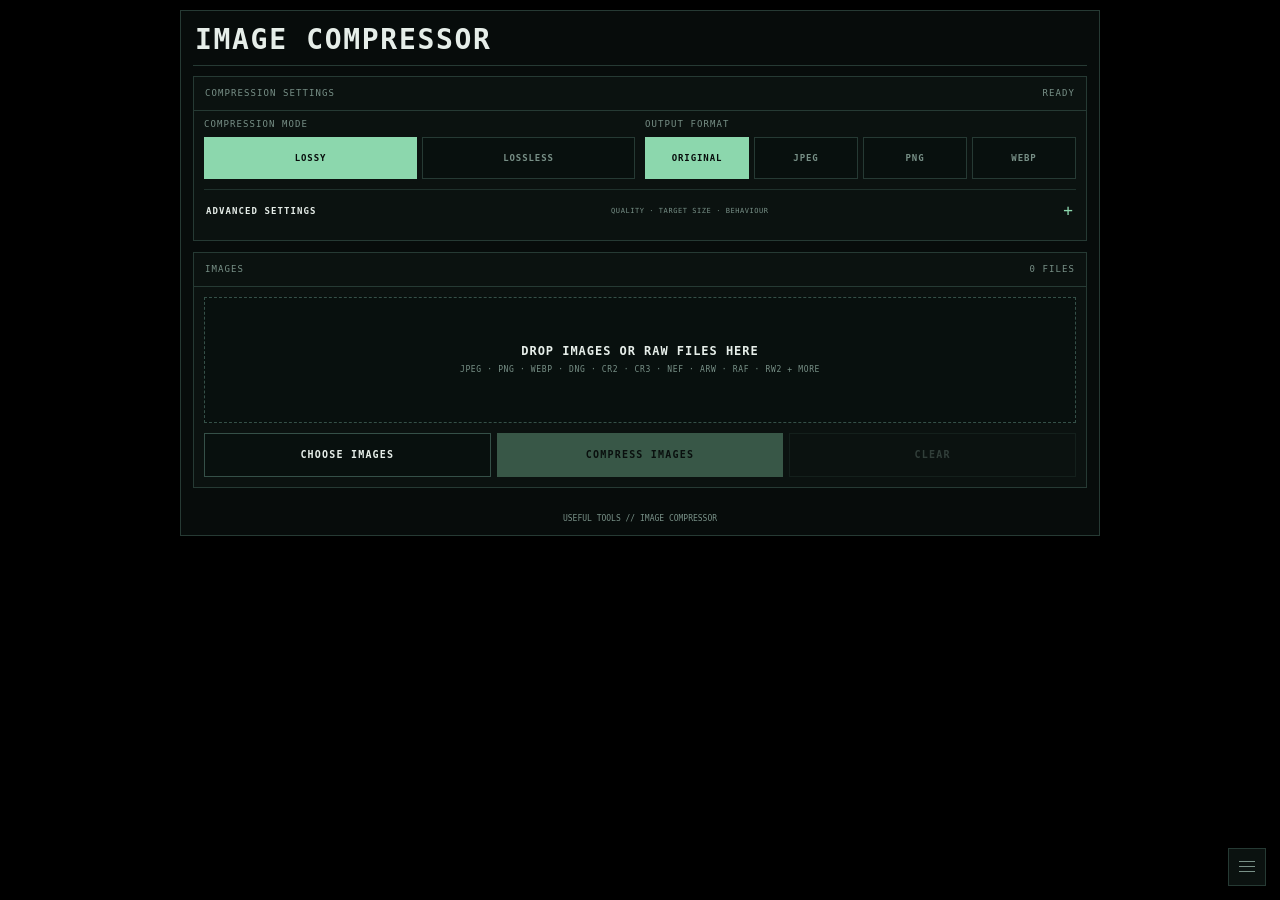
<file: images/index.html>
<!doctype html>
<html lang="en">
<head>
<meta charset="utf-8">
<meta name="viewport" content="width=device-width,initial-scale=1,maximum-scale=1,user-scalable=no,viewport-fit=cover">
<meta name="theme-color" content="#070c0b">
<meta name="apple-mobile-web-app-capable" content="yes">
<meta name="apple-mobile-web-app-status-bar-style" content="black-translucent">
<title>Image Compressor</title>
<style>
:root{--bg:#070c0b;--panel:#0b1210;--panel2:#08100e;--line:#263a34;--line2:#1f312c;--text:#e6eee9;--muted:#789087;--accent:#8cd7ad;--accent-soft:#10251d;--accent-deep:#0d1b17;--warn:#e4c77e;--error:#e68d87}
*{box-sizing:border-box}html{background:#000;color-scheme:dark;touch-action:manipulation}body{margin:0;padding:10px 10px 70px;min-height:100vh;background:#000;color:var(--text);font-family:Menlo,Consolas,"SFMono-Regular",monospace;-webkit-font-smoothing:antialiased;touch-action:manipulation}button,input,select{font:inherit}button{cursor:pointer;touch-action:manipulation;-webkit-tap-highlight-color:transparent;user-select:none;-webkit-user-select:none}button:disabled{cursor:not-allowed;opacity:.35}#app{width:min(100%,920px);margin:0 auto}.shell{border:1px solid var(--line);background:var(--bg);padding:10px}.title{border-bottom:1px solid var(--line);padding:3px 2px 11px;font-size:clamp(20px,4vw,28px);font-weight:900;line-height:1;letter-spacing:.06em}.label,.tiny{font-size:9px;line-height:1.15;letter-spacing:.12em;text-transform:uppercase;color:var(--muted)}.main{display:grid;gap:11px;margin-top:10px}.panel{border:1px solid var(--line);background:var(--panel)}.panel-head{min-height:34px;display:flex;align-items:center;justify-content:space-between;gap:8px;border-bottom:1px solid var(--line);padding:7px 11px}.settings{padding:8px 10px}.core-settings{display:grid;gap:10px}.core-control{min-width:0}.field{min-width:0;padding:10px 2px 9px;border-bottom:1px solid var(--line2);background:transparent}.field:last-child{border-bottom:0}.field-label{display:block;font-size:9px;line-height:1.2;letter-spacing:.12em;text-transform:uppercase;color:var(--muted)}.switch-line{display:flex;min-height:38px;align-items:center;justify-content:space-between;gap:8px}.toggle{position:relative;width:36px;height:20px;flex:0 0 auto}.toggle input{position:absolute;opacity:0}.track{position:absolute;inset:0;border:1px solid var(--line);background:var(--panel2)}.track:before{content:"";position:absolute;width:12px;height:12px;left:3px;top:3px;background:var(--muted);transition:.15s}.toggle input:checked+.track:before{transform:translateX(16px);background:var(--accent)}.segmented,.format-grid{display:grid;gap:5px;margin-top:7px}.segmented{grid-template-columns:1fr 1fr}.format-grid{grid-template-columns:repeat(4,1fr)}.segmented input,.format-grid input{position:absolute;opacity:0;pointer-events:none}.segmented label,.format-grid label{display:grid;place-items:center;min-height:42px;border:1px solid var(--line);background:var(--panel2);color:var(--muted);font-size:9px;font-weight:900;letter-spacing:.1em;text-transform:uppercase;cursor:pointer;transition:background .12s,color .12s,border-color .12s}.segmented label:hover,.format-grid label:hover{border-color:#45645a;color:var(--text)}.segmented input:checked+label,.format-grid input:checked+label{border-color:var(--accent);background:var(--accent);color:var(--bg)}.format-grid input:disabled+label{opacity:.28;cursor:not-allowed}.hidden-format{display:none}.select,input[type="number"]{width:100%;border:1px solid var(--line);background:var(--panel2);color:var(--text);min-height:40px;padding:8px 10px;outline:0;border-radius:0}.select{appearance:none;-webkit-appearance:none;background-image:linear-gradient(45deg,transparent 50%,var(--muted) 50%),linear-gradient(135deg,var(--muted) 50%,transparent 50%);background-position:calc(100% - 15px) 17px,calc(100% - 10px) 17px;background-size:5px 5px,5px 5px;background-repeat:no-repeat;padding-right:30px}.range-row{display:grid;grid-template-columns:minmax(0,1fr) 52px;align-items:center;gap:10px;margin-top:8px}input[type="range"]{width:100%;accent-color:var(--accent)}.range-value{text-align:right;font-size:13px;font-weight:900;color:var(--text)}.target-row{display:grid;grid-template-columns:minmax(0,1fr) 92px;gap:6px;margin-top:8px}.target-row.disabled{opacity:.38;pointer-events:none}.advanced{border-top:1px solid var(--line2);margin-top:10px}.advanced summary{list-style:none;display:flex;align-items:center;justify-content:space-between;gap:12px;min-height:42px;padding:9px 2px;cursor:pointer;color:var(--text);font-size:9px;font-weight:900;letter-spacing:.12em;text-transform:uppercase}.advanced summary::-webkit-details-marker{display:none}.advanced summary:after{content:"+";font-size:16px;font-weight:400;color:var(--accent);line-height:1}.advanced[open] summary:after{content:"−"}.advanced-hint{font-size:7px;font-weight:500;color:var(--muted);letter-spacing:.08em}.advanced-body{border-top:1px solid var(--line2);padding-top:1px}.drop{margin:10px;border:1px dashed #355048;background:var(--panel2);min-height:126px;display:grid;place-items:center;text-align:center;padding:18px;transition:.15s}.drop.drag{border-color:var(--accent);background:#0b1713}.drop-title{font-size:12px;font-weight:900;letter-spacing:.08em;text-transform:uppercase}.drop-sub{margin-top:6px;font-size:8px;line-height:1.5;color:var(--muted);text-transform:uppercase;letter-spacing:.08em}.actions{display:grid;grid-template-columns:repeat(3,1fr);gap:6px;padding:0 10px 10px}.primary,.secondary{min-height:44px;padding:10px 14px;font-size:10px;font-weight:900;letter-spacing:.12em;text-transform:uppercase}.primary{border:1px solid var(--accent);background:var(--accent);color:var(--bg)}.secondary{border:1px solid #355048;background:var(--panel2);color:var(--text)}.secondary:hover,.secondary:focus-visible{border-color:var(--accent);color:var(--accent)}.clear-btn{background:transparent;color:var(--muted);border-color:var(--line)}.hidden-input{display:none}.overall-panel{border-color:#42675a;background:linear-gradient(180deg,var(--accent-soft),var(--panel) 46%);box-shadow:inset 3px 0 0 var(--accent)}.overall-panel .panel-head{background:#102018;border-bottom-color:#42675a}.overall-panel .panel-head .label,.overall-panel .panel-head .tiny{color:var(--accent)}.overall{padding:11px}.progress-meta{display:flex;justify-content:space-between;gap:10px;align-items:baseline}.progress-track{height:7px;margin-top:8px;background:#13201c;border:1px solid #42675a;overflow:hidden}.progress-fill{height:100%;width:0;background:var(--accent);transition:width .18s linear}.summary{display:grid;grid-template-columns:repeat(3,1fr);gap:6px;margin-top:10px}.stat{border:1px solid #355048;background:#07100d;padding:9px 8px;min-width:0}.stat-k{font-size:7px;letter-spacing:.12em;color:var(--muted);text-transform:uppercase}.stat-v{margin-top:4px;font-size:12px;font-weight:900;white-space:nowrap;overflow:hidden;text-overflow:ellipsis}.stat-saved{border-color:var(--accent);background:var(--accent-deep)}.stat-saved .stat-v{color:var(--accent)}.download-all{background:var(--accent);border-color:var(--accent);color:var(--bg)}.files-panel{background:#080e0c;border-color:#1d2d28}.files-panel>.panel-head{background:#050907;border-bottom-color:#263a34}.files-panel>.panel-head .label{color:var(--text)}.queue{padding:8px 10px 10px;display:grid;gap:8px}.item{border:1px solid var(--line2);border-left:3px solid #355048;background:#050b09;padding:9px 9px 9px 10px}.item-top{display:grid;grid-template-columns:minmax(0,1fr) auto;gap:10px;align-items:start}.item-name{font-size:10px;font-weight:900;white-space:nowrap;overflow:hidden;text-overflow:ellipsis;color:var(--text)}.item-size{font-size:8px;color:var(--muted);white-space:nowrap}.item-result{margin-top:5px;font-size:8px;color:var(--muted);min-height:10px}.item-result.good{color:var(--accent)}.item-result.warn{color:var(--warn)}.item-result.error{color:var(--error)}.item-progress{height:5px;margin-top:8px;background:#101b18;border:1px solid var(--line2);overflow:hidden}.item-progress>span{display:block;height:100%;width:0;background:var(--accent);transition:width .15s linear}.item-bottom{display:flex;justify-content:space-between;gap:8px;align-items:center;margin-top:6px}.item-status{font-size:7px;letter-spacing:.08em;text-transform:uppercase;color:var(--muted);overflow:hidden;text-overflow:ellipsis;white-space:nowrap}.item-actions{display:flex;gap:5px;flex:0 0 auto}.mini{border:1px solid #355048;background:#09110f;color:var(--text);font-size:7px;font-weight:900;letter-spacing:.08em;text-transform:uppercase;padding:5px 7px}.mini:hover,.mini:focus-visible{border-color:var(--accent);color:var(--accent)}.status{padding:0 11px 10px;min-height:18px;text-align:center;font-size:8px;color:var(--accent)}.status.error{color:var(--error)}.foot{padding-top:8px;text-align:center;font-size:8px;color:var(--muted)}input:focus,select:focus,button:focus-visible,summary:focus-visible{outline:2px solid var(--accent);outline-offset:2px}
@media(min-width:720px){.core-settings{grid-template-columns:1fr 1fr}.advanced-body{display:grid;grid-template-columns:1fr 1fr}.advanced-body>.field:nth-child(odd){padding-right:10px}.advanced-body>.field:nth-child(even){padding-left:10px;border-left:1px solid var(--line2)}.advanced-body>.field:nth-last-child(-n+2){border-bottom:0}.shell{padding:12px}}
@media(max-width:620px){.format-grid{grid-template-columns:1fr 1fr}.summary{gap:4px}.stat{padding:8px 6px}.stat-v{font-size:10px}.advanced-hint{display:none}}
@media(max-width:520px){body{padding:7px 7px 64px}.shell{padding:8px}.actions{grid-template-columns:1fr 1fr}.actions .primary{grid-column:1/-1;grid-row:1}.summary{grid-template-columns:repeat(3,1fr)}.target-row{grid-template-columns:1fr 82px}.item-top{grid-template-columns:minmax(0,1fr)}.item-size{white-space:normal}.drop{min-height:108px}.overall{padding:9px}.overall-panel .actions{grid-template-columns:1fr}.overall-panel .actions .secondary{grid-column:auto;grid-row:auto}}
</style>
</head>
<body>
<div id="app"><div class="shell"><div class="title">IMAGE COMPRESSOR</div><div class="main">
<section class="panel settings-panel"><div class="panel-head"><span class="label">Compression settings</span><span id="codecStatus" class="tiny">READY</span></div><div class="settings">
<div class="core-settings">
<div class="core-control"><span class="field-label">Compression mode</span><div class="segmented"><input type="radio" id="lossy" name="mode" value="lossy" checked><label for="lossy">Lossy</label><input type="radio" id="lossless" name="mode" value="lossless"><label for="lossless">Lossless</label></div></div>
<div class="core-control"><span class="field-label">Output format</span><div class="format-grid"><input type="radio" id="formatKeep" name="format-choice" value="keep" checked><label for="formatKeep">Original</label><input type="radio" id="formatJpeg" name="format-choice" value="jpeg"><label for="formatJpeg">JPEG</label><input type="radio" id="formatPng" name="format-choice" value="png"><label for="formatPng">PNG</label><input type="radio" id="formatWebp" name="format-choice" value="webp"><label for="formatWebp">WebP</label></div><select id="format" class="hidden-format" tabindex="-1" aria-hidden="true"><option value="keep">Keep original</option><option value="jpeg">JPEG</option><option value="png">PNG</option><option value="webp">WebP</option></select></div>
</div>
<details id="advancedSettings" class="advanced"><summary><span>Advanced settings</span><span class="advanced-hint">Quality · target size · behaviour</span></summary><div class="advanced-body">
<div class="field" id="qualityField"><label class="field-label" for="quality">Quality</label><div class="range-row"><input id="quality" type="range" min="20" max="95" value="80" step="1"><span id="qualityValue" class="range-value">80</span></div></div>
<div class="field"><label class="switch-line" style="min-height:20px"><span class="field-label">Target maximum file size</span><span class="toggle"><input id="targetEnabled" type="checkbox"><span class="track"></span></span></label><div id="targetRow" class="target-row disabled"><input id="targetSize" type="number" min="1" step="1" value="1000" inputmode="decimal" aria-label="Target maximum file size"><select id="targetUnit" class="select" aria-label="Target file size unit"><option value="1024">KB</option><option value="1048576">MB</option></select></div></div>
<label class="field switch-line"><span class="field-label">Keep original if compression makes it larger</span><span class="toggle"><input id="keepSmaller" type="checkbox" checked><span class="track"></span></span></label><div class="field switch-line"><span class="field-label">Processing</span><span id="modeNote" class="tiny">QUALITY + SIZE SEARCH</span></div>
</div></details></div></section>
<section class="panel upload-panel"><div class="panel-head"><span class="label">Images</span><span id="fileCount" class="tiny">0 FILES</span></div><div id="dropZone" class="drop" role="button" tabindex="0" aria-label="Choose images"><div><div class="drop-title">Drop images or RAW files here</div><div class="drop-sub">JPEG · PNG · WEBP · DNG · CR2 · CR3 · NEF · ARW · RAF · RW2 + MORE</div></div></div><input id="fileInput" class="hidden-input" type="file" multiple accept="image/jpeg,image/png,image/webp,.raw,.dng,.cr2,.cr3,.nef,.nrw,.arw,.sr2,.raf,.orf,.rw2,.pef,.x3f,.3fr,.iiq,.rwl,.erf,.kdc,.dcr,.mos"><div class="actions"><button id="choose" class="secondary" type="button">Choose images</button><button id="compress" class="primary" type="button" disabled>Compress images</button><button id="clear" class="secondary clear-btn" type="button" disabled>Clear</button></div></section>
<section id="overallPanel" class="panel overall-panel" hidden><div class="panel-head"><span class="label">Overall result</span><span id="overallPercent" class="tiny">0%</span></div><div class="overall"><div class="progress-meta"><span id="overallState" class="tiny">QUEUED</span><span id="overallDone" class="tiny">0 / 0</span></div><div class="progress-track"><div id="overallBar" class="progress-fill"></div></div><div class="summary"><div class="stat"><div class="stat-k">Original</div><div id="totalOriginal" class="stat-v">0 B</div></div><div class="stat"><div class="stat-k">Compressed</div><div id="totalNew" class="stat-v">—</div></div><div class="stat stat-saved"><div class="stat-k">Saved</div><div id="totalSaved" class="stat-v">—</div></div></div></div><div class="actions" style="grid-template-columns:1fr"><button id="downloadAll" class="secondary download-all" type="button" disabled>Download all as ZIP</button></div></section>
<section id="queuePanel" class="panel files-panel" hidden><div class="panel-head"><span class="label">Individual files</span><span id="completedCount" class="tiny">0 COMPLETE</span></div><div id="queue" class="queue"></div></section>
</div><div id="globalStatus" class="status"></div><div class="foot">USEFUL TOOLS // IMAGE COMPRESSOR</div></div></div>
<script src="./coi-serviceworker.js"></script>
<script>
(() => {
  const select = document.getElementById('format');
  const radios = [...document.querySelectorAll('input[name="format-choice"]')];
  const jpegRadio = document.getElementById('formatJpeg');
  const sync = () => {
    const lossless = document.getElementById('lossless').checked;
    jpegRadio.disabled = lossless;
    if (lossless && select.value === 'jpeg') select.value = 'keep';
    const active = radios.find(r => r.value === select.value) || radios[0];
    active.checked = true;
  };
  radios.forEach(radio => radio.addEventListener('change', () => {
    if (!radio.checked) return;
    select.value = radio.value;
    select.dispatchEvent(new Event('change', {bubbles:true}));
    sync();
  }));
  document.querySelectorAll('input[name="mode"]').forEach(mode => mode.addEventListener('change', () => setTimeout(sync, 0)));
  select.addEventListener('change', sync);
  sync();
})();
</script>
<script type="module" src="./app.js"></script>
<script src="../tools-menu.js"></script>
</body>
</html>
</file>
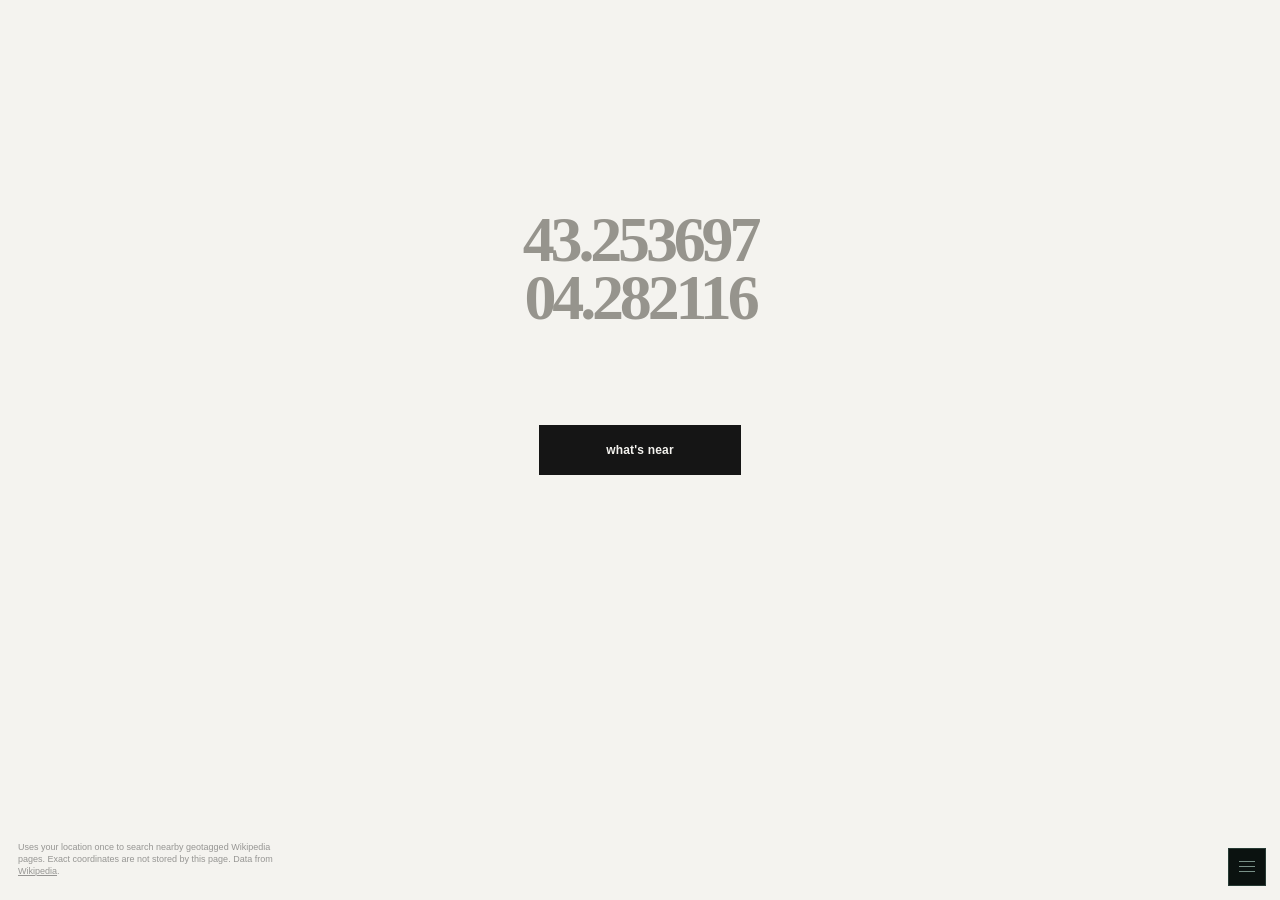
<file: near/index.html>
<!doctype html>
<html lang="en">
<head>
<meta charset="utf-8">
<meta name="viewport" content="width=device-width,initial-scale=1,viewport-fit=cover">
<meta name="theme-color" content="#f4f3ef">
<title>What's Near</title>
<style>
:root{--paper:#f4f3ef;--ink:#151515;--muted:#85837c;--line:#d7d5ce;--soft:#eceae3;--accent:#dadcd0}
*{box-sizing:border-box}
html,body{width:100%;height:100%;overflow:hidden;background:var(--paper)}
body{margin:0;color:var(--ink);font-family:-apple-system,BlinkMacSystemFont,"Helvetica Neue",Helvetica,Arial,sans-serif;-webkit-font-smoothing:antialiased}
button{font:inherit;cursor:pointer;-webkit-tap-highlight-color:transparent}
.shell{height:100dvh;min-height:100%;display:grid;place-items:center;padding:max(18px,env(safe-area-inset-top)) max(18px,env(safe-area-inset-right)) max(18px,env(safe-area-inset-bottom)) max(18px,env(safe-area-inset-left))}
.start{position:relative;width:100%;height:100%;display:grid;grid-template-rows:1fr 1fr 1fr;place-items:center;text-align:center}
.coord-graphic{position:absolute;top:29%;left:50%;transform:translate(-50%,-50%);min-height:96px;display:grid;align-content:center;gap:2px;color:#96948d;font-family:Georgia,"Times New Roman",serif;font-size:clamp(43px,12vw,64px);font-weight:700;letter-spacing:-.065em;line-height:.88;font-variant-numeric:tabular-nums;transition:color .24s ease,opacity .2s ease}
.coord-graphic.locked{color:var(--ink)}.coord-line{display:block;white-space:nowrap}.coord-char{color:#96948d;transition:color .08s ease}.coord-char.fixed{color:var(--ink)}
.adventure-btn{grid-row:2;align-self:center;min-height:50px;min-width:202px;padding:0 24px;border:1px solid var(--ink);background:var(--ink);color:var(--paper);font-size:12px;font-weight:600;letter-spacing:.015em;transition:background .16s,color .16s,opacity .16s}
.adventure-btn:hover{background:transparent;color:var(--ink)}.adventure-btn:disabled{cursor:wait;opacity:.58}.adventure-btn:focus-visible,.retry:focus-visible,.wiki-link:focus-visible,.alt-link:focus-visible{outline:2px solid var(--ink);outline-offset:3px}
.error{position:absolute;top:calc(50% + 42px);left:50%;transform:translateX(-50%);display:none;width:min(320px,90vw);margin:0 auto;color:var(--muted);font-size:11px;line-height:1.5}.error.show{display:block}
.result{display:none;width:min(520px,100%);height:100%;align-content:start;justify-items:start;overflow-y:auto;-webkit-overflow-scrolling:touch;scrollbar-width:none;padding:clamp(42px,7vh,76px) 0 max(170px,calc(env(safe-area-inset-bottom) + 150px))}.result::-webkit-scrollbar{display:none}.result.ready{display:grid;animation:resultIn .34s ease both}
.topline{display:flex;align-items:center;gap:8px;margin-bottom:21px;color:var(--muted);font-size:10px;font-weight:700;letter-spacing:.16em;line-height:1.2;text-transform:uppercase}.distance{display:inline-block;padding:7px 10px;border-radius:999px;background:var(--accent);color:var(--ink);letter-spacing:.08em}.place-icon{display:inline-grid;width:30px;height:30px;place-items:center;border-radius:999px;background:var(--accent);color:var(--ink)}.place-icon svg{display:block;width:15px;height:15px;fill:none;stroke:currentColor;stroke-width:1.7;stroke-linecap:round;stroke-linejoin:round}
.title{margin:0 0 8px;font-family:Georgia,"Times New Roman",serif;font-size:clamp(43px,12vw,64px);font-weight:500;letter-spacing:-.065em;line-height:.88}.coords{margin:0 0 19px;color:#6f6d67;font-size:10px;font-weight:700;letter-spacing:.14em;line-height:1.3;text-transform:uppercase}.copy{max-width:38ch;font-size:16px;line-height:1.46}.copy p{margin:0 0 13px}
.wiki-link,.alt-link,.retry,.share{color:var(--ink);text-decoration:underline;text-decoration-thickness:1px;text-underline-offset:4px;transition:color .16s,text-underline-offset .16s}.wiki-link:hover,.alt-link:hover,.retry:hover,.share:hover{color:#6f7667;text-underline-offset:6px}
.nearby{width:100%;max-width:420px;margin-top:18px;padding-top:13px;border-top:1px solid var(--line)}.nearby-label{margin:0 0 9px;color:var(--muted);font-size:10px;font-weight:700;letter-spacing:.14em;text-transform:uppercase}.alts{display:flex;flex-wrap:wrap;gap:7px 13px;margin:0;padding:0;list-style:none;font-size:13px;line-height:1.35}.actions{display:flex;align-items:center;gap:14px;margin-top:18px;padding-bottom:18px}.retry,.share{appearance:none;border:0;background:transparent;padding:0;font-size:9px;font-weight:700;letter-spacing:.1em;text-transform:uppercase}.share{display:inline-flex;align-items:center;gap:6px}.share svg{width:14px;height:14px;fill:none;stroke:currentColor;stroke-width:1.7;stroke-linecap:round;stroke-linejoin:round}
.footer-note{position:fixed;left:18px;bottom:14px;max-width:260px;color:rgba(21,21,21,.42);font-size:9px;line-height:1.35}.footer-note a{color:inherit}.showing-result .footer-note{display:none}
@keyframes resultIn{from{opacity:0;transform:translateY(8px)}to{opacity:1;transform:translateY(0)}}
@media(max-height:720px){.title,.coord-graphic{font-size:clamp(38px,11vw,54px)}.copy{font-size:14px;line-height:1.42}.copy p:nth-of-type(3){display:none}.nearby{margin-top:13px}.result{padding-top:34px;padding-bottom:max(165px,calc(env(safe-area-inset-bottom) + 145px))}}
@media(max-width:430px){.copy{font-size:15px}.footer-note{right:72px}.result{padding-bottom:max(190px,calc(env(safe-area-inset-bottom) + 170px))}}
@media(prefers-reduced-motion:reduce){*,*::before,*::after{animation-duration:.001ms!important;animation-iteration-count:1!important;transition-duration:.001ms!important}}
</style>
</head>
<body>
<main class="shell">
<section id="start" class="start" aria-live="polite">
<div id="coordGraphic" class="coord-graphic" aria-hidden="true"><span id="coordA" class="coord-line">--.------</span><span id="coordB" class="coord-line">---.------</span></div>
<button id="nearButton" class="adventure-btn" type="button">what's near</button><p id="error" class="error" role="alert"></p>
</section>
<section id="result" class="result" aria-live="polite">
<div class="topline"><span>Near You</span><span id="distance" class="distance">— metres away</span><span id="placeIcon" class="place-icon" aria-hidden="true"></span></div>
<h1 id="title" class="title">Somewhere nearby</h1><p id="coords" class="coords">--.------ · --.------</p>
<div class="copy"><p id="intro">Wikipedia left this close enough to be annoying.</p><p id="summary">Loading the local footnote.</p><p id="context"></p><p><a id="wikiLink" class="wiki-link" href="#" target="_blank" rel="noopener">Read the full Wikipedia article</a></p></div>
<div class="nearby"><p class="nearby-label">Also nearby</p><ul id="alts" class="alts"></ul></div>
<div class="actions"><button id="retry" class="retry" type="button">show me another</button><button id="share" class="share" type="button"><svg viewBox="0 0 24 24" aria-hidden="true"><circle cx="7" cy="12" r="2.25"></circle><circle cx="17" cy="6" r="2.25"></circle><circle cx="17" cy="18" r="2.25"></circle><path d="M9 10.8 15 7.2"></path><path d="M9 13.2 15 16.8"></path></svg><span>share this</span></button></div>
</section>
</main>
<p class="footer-note">Uses your location once to search nearby geotagged Wikipedia pages. Exact coordinates are not stored by this page. Data from <a href="https://www.wikipedia.org/" target="_blank" rel="noopener">Wikipedia</a>.</p>
<script>
(()=>{
const $=id=>document.getElementById(id);const start=$('start'),result=$('result'),button=$('nearButton'),error=$('error'),coordGraphic=$('coordGraphic'),coordA=$('coordA'),coordB=$('coordB');const distanceEl=$('distance'),iconEl=$('placeIcon'),titleEl=$('title'),coordsEl=$('coords'),introEl=$('intro'),summaryEl=$('summary'),contextEl=$('context'),wikiLink=$('wikiLink'),altsEl=$('alts'),retry=$('retry'),share=$('share');const SEARCH_RADII=[500,1000,3000,5000,10000];let scrambleTimer=null,currentCandidates=[],currentIndex=0;
const icons={building:'<svg viewBox="0 0 24 24"><path d="M4 11.5 12 5l8 6.5"/><path d="M6.5 10.5V20h11v-9.5"/><path d="M10 20v-5h4v5"/></svg>',monument:'<svg viewBox="0 0 24 24"><path d="M12 4v3"/><path d="M8 8h8"/><path d="M9 8l-1 9h8l-1-9"/><path d="M6.5 20h11"/></svg>',bridge:'<svg viewBox="0 0 24 24"><path d="M4 18h16"/><path d="M5 14h14"/><path d="M7 18v-4"/><path d="M17 18v-4"/><path d="M8 14c1-3 7-3 8 0"/></svg>',water:'<svg viewBox="0 0 24 24"><path d="M4 15c2 0 2-1.3 4-1.3s2 1.3 4 1.3 2-1.3 4-1.3 2 1.3 4 1.3"/><path d="M4 19c2 0 2-1.3 4-1.3s2 1.3 4 1.3 2-1.3 4-1.3 2 1.3 4 1.3"/></svg>',nature:'<svg viewBox="0 0 24 24"><path d="M12 20V9"/><path d="M12 9c-4.5-.5-6-3-6-5 4.5.2 7 2.2 6 5Z"/><path d="M12 11c4.5-.5 6-3 6-5-4.5.2-7 2.2-6 5Z"/></svg>',place:'<svg viewBox="0 0 24 24"><path d="M12 21s6-5.4 6-11a6 6 0 1 0-12 0c0 5.6 6 11 6 11Z"/><circle cx="12" cy="10" r="2"/></svg>'};
const typeTerms={building:['hall','house','castle','church','chapel','priory','abbey','tower','mill','manor','building','hotel','library','museum','theatre'],monument:['monument','memorial','statue','obelisk','cross','grave','cemetery','tomb','stone','column'],bridge:['bridge','aqueduct','viaduct','canal','railway','station','tunnel'],water:['river','brook','beck','stream','water','lake','reservoir','dock','harbour','pier'],nature:['hill','fell','mount','wood','forest','park','common','island','bay','cave','rock','crag','stone','mere']};
function randomCoordLine(width,signed=false){const digits='0123456789';const n=()=>digits[Math.floor(Math.random()*digits.length)];let left=signed?(Math.random()>.5?'-':''):'';left+=n()+n()+'.';for(let i=0;i<width;i++)left+=n();return left}function setRandomCoords(){coordA.textContent=randomCoordLine(6);coordB.textContent=randomCoordLine(6,true)}function startScramble(){stopScramble();setRandomCoords();scrambleTimer=setInterval(setRandomCoords,118)}function stopScramble(){if(scrambleTimer)clearInterval(scrambleTimer);scrambleTimer=null}function formatCoord(value,axis){const hemi=axis==='lat'?(value>=0?'N':'S'):(value>=0?'E':'W');return `${Math.abs(value).toFixed(6)}° ${hemi}`}function formatDistance(m){if(!Number.isFinite(m))return'nearby';if(m<1000)return`${Math.max(1,Math.round(m))} metres away`;return`${(m/1000).toFixed(m<10000?1:0)} km away`}
function coordinateString(value){return Number(value).toFixed(6)}function makeChars(el,text){el.innerHTML='';return [...text].map(char=>{const span=document.createElement('span');span.className='coord-char';span.textContent=char;el.appendChild(span);return span})}function animateCoordinateLock(lat,lon){return new Promise(resolve=>{const targets=[coordinateString(lat),coordinateString(lon)];const lines=[coordA,coordB];const spans=[];lines.forEach((line,lineIndex)=>{const target=targets[lineIndex];const current=line.textContent||'';const padded=(current+' '.repeat(target.length)).slice(0,target.length);const chars=makeChars(line,padded);chars.forEach((span,i)=>spans.push({span,char:target[i]}))});let i=0;const step=()=>{if(i>=spans.length){coordGraphic.classList.add('locked');resolve();return}const item=spans[i++];item.span.textContent=item.char;item.span.classList.add('fixed');setTimeout(step,34)};step()})}
function setError(message){error.textContent=message;error.classList.add('show');button.disabled=false;button.textContent="what's near";coordGraphic.classList.remove('locked');startScramble()}function getPosition(){return new Promise((resolve,reject)=>{if(!navigator.geolocation){reject(new Error('This browser cannot share location. Brave of it.'));return}navigator.geolocation.getCurrentPosition(resolve,err=>{if(err.code===1)reject(new Error('Location permission is needed to find what is near. Annoying, but spatially unavoidable.'));else if(err.code===2)reject(new Error('Your location could not be found. The phone has one job.'));else reject(new Error('Location timed out. Try again.'))},{enableHighAccuracy:true,timeout:15000,maximumAge:60000})})}
async function wikiApi(params){params.set('origin','*');params.set('format','json');const res=await fetch(`https://en.wikipedia.org/w/api.php?${params.toString()}`,{headers:{'Accept':'application/json'}});if(!res.ok)throw new Error(`Wikipedia returned ${res.status}`);return res.json()}async function geoSearch(lat,lon,radius){const data=await wikiApi(new URLSearchParams({action:'query',list:'geosearch',gscoord:`${lat}|${lon}`,gsradius:String(radius),gslimit:'50'}));return data.query?.geosearch||[]}async function getDetails(results){const ids=results.map(r=>r.pageid).slice(0,50);if(!ids.length)return[];const data=await wikiApi(new URLSearchParams({action:'query',pageids:ids.join('|'),prop:'extracts|pageimages|info|categories',exintro:'1',explaintext:'1',exchars:'900',piprop:'thumbnail',pithumbsize:'520',inprop:'url',cllimit:'20'}));const pages=data.query?.pages||{};return results.map(r=>{const page=pages[String(r.pageid)]||{};return{pageid:r.pageid,title:r.title,lat:r.lat,lon:r.lon,dist:r.dist,extract:(page.extract||'').trim(),url:page.fullurl||`https://en.wikipedia.org/?curid=${r.pageid}`,thumbnail:page.thumbnail?.source||'',categories:(page.categories||[]).map(c=>c.title.replace(/^Category:/,''))}}).filter(p=>p.extract&&!/may refer to:|can refer to:/i.test(p.extract))}
function inferType(page){const haystack=[page.title,page.extract,...(page.categories||[])].join(' ').toLowerCase();for(const[type,terms]of Object.entries(typeTerms)){if(terms.some(term=>haystack.includes(term)))return type}return'place'}function scorePage(page){const title=page.title.toLowerCase(),cats=(page.categories||[]).join(' ').toLowerCase();let score=0;score+=Math.max(0,10000-(page.dist||10000))/135;score+=Math.min(40,page.extract.length/22);if(page.thumbnail)score+=12;const type=inferType(page);if(['building','monument','bridge','water','nature'].includes(type))score+=16;if(/\b(list of|outline of|timeline of|index of)\b/.test(title))score-=90;if(/\b(disambiguation|stub categories|articles needing)\b/.test(cats))score-=70;if(/\b(ward|constituency|district|borough|county|metropolitan borough)\b/.test(title))score-=28;if(/\b(lancaster|london|manchester|birmingham|glasgow|edinburgh|paris|new york|geneva)\b$/i.test(page.title)&&(page.dist||0)>200)score-=35;if(page.extract.length<160)score-=28;page.type=type;page.score=score;return page}async function findNearbyArticles(lat,lon){let found=[];for(const radius of SEARCH_RADII){found=await geoSearch(lat,lon,radius);if(found.length>=8||radius===SEARCH_RADII[SEARCH_RADII.length-1])break}const ranked=(await getDetails(found)).map(scorePage).sort((a,b)=>b.score-a.score);if(!ranked.length)throw new Error('Wikipedia found nothing useful within 10 km. Even the database shrugged.');return ranked}
function firstSentence(text){const match=text.match(/^(.{60,220}?[.!?])\s/);return match?match[1]:text.slice(0,220).replace(/\s+\S*$/,'…')}function secondPart(text){const first=firstSentence(text),clean=text.replace(first,'').trim();return clean?clean.slice(0,430).replace(/\s+\S*$/,'…'):''}function introFor(page){const intros={building:'It is not hidden exactly. It has simply been standing there, abusing your lack of curiosity.',monument:'Someone decided this mattered enough to mark. The marker stayed. Most things do not.',bridge:'It was built to move people, goods, water, or ambition. Now it mostly waits to be noticed.',water:'Water has been doing this nearby without asking for attention. Unusual restraint.',nature:'It was here before the roads became confident.',place:'Close enough to count. Old enough to have footnotes.'};return intros[page.type||inferType(page)]||intros.place}function renderIcon(page){const type=page.type||inferType(page);iconEl.innerHTML=icons[type]||icons.place;iconEl.setAttribute('aria-label',type)}
function renderPage(index){if(!currentCandidates.length)return;currentIndex=(index+currentCandidates.length)%currentCandidates.length;const page=currentCandidates[currentIndex];distanceEl.textContent=formatDistance(page.dist);renderIcon(page);titleEl.textContent=page.title;coordsEl.textContent=`${formatCoord(page.lat,'lat')} · ${formatCoord(page.lon,'lon')}`;introEl.textContent=introFor(page);summaryEl.textContent=firstSentence(page.extract);contextEl.textContent=secondPart(page.extract)||'Wikipedia had less to say than expected. A rare editorial decision from the void.';wikiLink.href=page.url;altsEl.innerHTML='';currentCandidates.filter((_,i)=>i!==currentIndex).slice(0,3).forEach(alt=>{const li=document.createElement('li'),a=document.createElement('a');a.className='alt-link';a.href=alt.url;a.target='_blank';a.rel='noopener';a.textContent=alt.title;li.appendChild(a);altsEl.appendChild(li)})}function showResult(){start.style.display='none';document.body.classList.add('showing-result');result.classList.add('ready');result.scrollTop=0}
async function runSearch(){try{error.classList.remove('show');button.disabled=true;button.textContent='looking nearby';const position=await getPosition();const lat=position.coords.latitude,lon=position.coords.longitude;stopScramble();await animateCoordinateLock(lat,lon);currentCandidates=await findNearbyArticles(lat,lon);renderPage(0);button.textContent='found something';setTimeout(showResult,280)}catch(err){setError(err.message||'Something broke. Naturally.')}}function shareCurrent(){const page=currentCandidates[currentIndex];if(!page)return;const text=`I was ${formatDistance(page.dist).replace(' away','')} from ${page.title} and apparently expected to just know that.\n\n${location.href}`;if(navigator.share){navigator.share({title:"What's Near",text,url:location.href}).catch(()=>{});return}navigator.clipboard?.writeText(text).then(()=>{share.querySelector('span').textContent='copied';setTimeout(()=>share.querySelector('span').textContent='share this',1200)})}
button.addEventListener('click',runSearch);retry.addEventListener('click',()=>renderPage(currentIndex+1));share.addEventListener('click',shareCurrent);startScramble();if('serviceWorker'in navigator)navigator.serviceWorker.register('../sw.js').catch(()=>{});
})();
</script>
<script src="../tools-menu.js"></script>
</body>
</html>
</file>
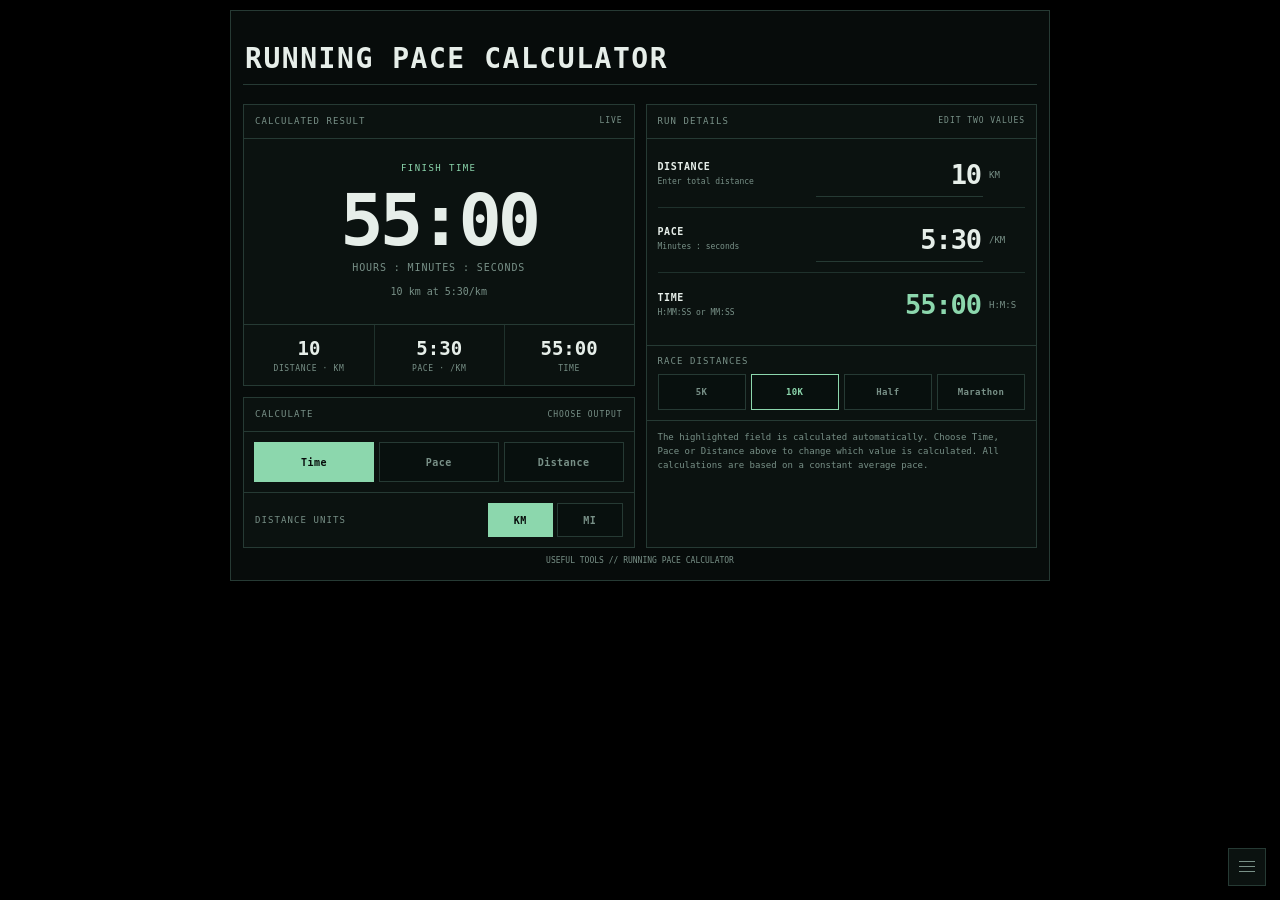
<file: pace/index.html>
<!doctype html>
<html lang="en">
<head>
<meta charset="utf-8">
<meta name="viewport" content="width=device-width,initial-scale=1,viewport-fit=cover">
<meta name="theme-color" content="#070c0b">
<meta name="apple-mobile-web-app-capable" content="yes">
<meta name="apple-mobile-web-app-status-bar-style" content="black-translucent">
<title>Running Pace Calculator</title>
<style>
:root{--bg:#070c0b;--panel:#0b1210;--panel2:#08100e;--line:#263a34;--line2:#1f312c;--text:#e6eee9;--muted:#789087;--accent:#8cd7ad}
*{box-sizing:border-box}
html{background:#000;color-scheme:dark;touch-action:manipulation}
body{margin:0;min-height:100vh;padding:10px 10px 72px;background:#000;color:var(--text);font-family:Menlo,Consolas,"SFMono-Regular",monospace;-webkit-font-smoothing:antialiased;touch-action:manipulation}
button,input{font:inherit}
button{cursor:pointer;touch-action:manipulation;-webkit-tap-highlight-color:transparent}
#app{width:min(100%,820px);margin:0 auto}
.shell{border:1px solid var(--line);background:var(--bg);padding:10px}
.title{border-bottom:1px solid var(--line);padding:3px 2px 11px;font-size:clamp(20px,4vw,28px);font-weight:900;line-height:1;letter-spacing:.055em}
.main{display:grid;gap:9px;margin-top:10px}
.panel{border:1px solid var(--line);background:var(--panel)}
.panel-head{min-height:34px;display:flex;align-items:center;justify-content:space-between;gap:8px;border-bottom:1px solid var(--line);padding:7px 11px}
.label,.tiny{font-size:9px;line-height:1.2;letter-spacing:.12em;text-transform:uppercase;color:var(--muted)}
.tiny{font-size:8px}
.result{padding:18px 12px 16px;text-align:center}
.result-label{font-size:9px;text-transform:uppercase;letter-spacing:.16em;color:var(--accent)}
.result-value{margin:10px 0 5px;font-size:clamp(42px,10vw,72px);line-height:1.04;font-weight:900;letter-spacing:-.055em;font-variant-numeric:tabular-nums;overflow-wrap:anywhere}
.result-unit{font-size:10px;color:var(--muted);letter-spacing:.09em;text-transform:uppercase}
.result-note{margin:12px 0 0;min-height:16px;color:var(--muted);font-size:10px;line-height:1.45}
.metrics{display:grid;grid-template-columns:repeat(3,minmax(0,1fr));border-top:1px solid var(--line)}
.metric{min-width:0;padding:12px 8px;text-align:center}
.metric+.metric{border-left:1px solid var(--line2)}
.metric-value{display:block;font-size:clamp(13px,3.6vw,19px);font-weight:900;font-variant-numeric:tabular-nums;white-space:nowrap;overflow:hidden;text-overflow:ellipsis}
.metric-label{display:block;margin-top:5px;color:var(--muted);font-size:8px;letter-spacing:.08em;text-transform:uppercase}
.controls{padding:10px}
.control-label{display:block;margin-bottom:8px;font-size:9px;letter-spacing:.12em;text-transform:uppercase;color:var(--muted)}
.mode-grid{display:grid;grid-template-columns:repeat(3,minmax(0,1fr));gap:5px}
.mode-btn,.unit-btn,.preset{border:1px solid var(--line);background:var(--panel2);color:var(--muted);min-height:40px;padding:8px 5px;font-size:10px;letter-spacing:.045em;font-weight:800}
.mode-btn[aria-pressed="true"],.unit-btn[aria-pressed="true"]{background:var(--accent);border-color:var(--accent);color:var(--bg)}
.fields{display:grid;gap:0;padding:4px 11px 7px}
.field{display:grid;grid-template-columns:minmax(0,1fr) minmax(0,1.4fr);gap:10px;align-items:center;min-height:65px;border-bottom:1px solid var(--line2)}
.field:last-child{border-bottom:0}
.field-label{display:block;font-size:10px;font-weight:800;letter-spacing:.06em;text-transform:uppercase}
.field-help{display:block;margin-top:5px;font-size:8px;line-height:1.3;color:var(--muted)}
.input-wrap{display:flex;align-items:center;gap:6px;justify-content:flex-end}
.field-input{width:100%;min-width:0;min-height:44px;padding:5px 2px;border:0;border-bottom:1px solid var(--line);border-radius:0;outline:none;background:transparent;color:var(--text);text-align:right;font-size:clamp(19px,5vw,27px);font-weight:900;letter-spacing:-.04em;font-variant-numeric:tabular-nums}
.field-input:focus{border-color:var(--accent)}
.field-input:disabled{color:var(--accent);opacity:1;-webkit-text-fill-color:var(--accent);border-bottom-color:transparent}
.input-unit{width:36px;flex:0 0 36px;color:var(--muted);font-size:9px;text-transform:uppercase}
.unit-bar{display:flex;justify-content:space-between;align-items:center;gap:10px;padding:10px 11px;border-top:1px solid var(--line)}
.unit-switch{display:grid;grid-template-columns:1fr 1fr;gap:4px;width:135px}
.unit-btn{min-height:34px}
.presets{padding:10px 11px;border-top:1px solid var(--line)}
.preset-grid{display:grid;grid-template-columns:repeat(4,minmax(0,1fr));gap:5px}
.preset{min-height:36px;font-size:9px}
.preset:active{color:var(--accent);border-color:var(--accent)}
.preset[aria-pressed="true"]{border-color:var(--accent);color:var(--accent)}
.note{padding:9px 11px;border-top:1px solid var(--line);font-size:9px;line-height:1.6;color:var(--muted)}
.status{min-height:16px;padding:0 11px 10px;text-align:center;font-size:9px;line-height:1.35;color:var(--accent)}
.status.error{color:#e2a18e}
.foot{padding:8px 0 3px;text-align:center;font-size:8px;color:var(--muted)}
button:focus-visible,input:focus-visible{outline:2px solid var(--accent);outline-offset:2px}
@media(min-width:680px){.shell{padding:12px}.main{grid-template-columns:1fr 1fr;gap:11px}.result-panel{align-self:start}.config{grid-column:1}.fields-panel{grid-column:2;grid-row:1/3}.result-panel{grid-column:1}.result{padding:24px 12px 23px}}
@media(max-width:390px){body{padding:7px 7px 70px}.shell{padding:8px}.field{grid-template-columns:minmax(0,1fr) minmax(0,1.35fr)}.field-input{font-size:20px}.result-value{font-size:43px}.mode-btn{font-size:9px}}
</style>
</head>
<body>
<main id="app">
<div class="shell">
<h1 class="title">RUNNING PACE CALCULATOR</h1>
<div class="main">
<section class="panel result-panel" aria-label="Calculated result">
<div class="panel-head"><span class="label">Calculated result</span><span class="tiny">LIVE</span></div>
<div class="result">
<div id="resultLabel" class="result-label">Finish time</div>
<div id="resultValue" class="result-value" aria-live="polite">55:00</div>
<div id="resultUnit" class="result-unit">hours : minutes : seconds</div>
<p id="resultNote" class="result-note"></p>
</div>
<div class="metrics">
<div class="metric"><span id="metricDistance" class="metric-value">10</span><span id="metricDistanceLabel" class="metric-label">Distance · km</span></div>
<div class="metric"><span id="metricPace" class="metric-value">5:30</span><span id="metricPaceLabel" class="metric-label">Pace · /km</span></div>
<div class="metric"><span id="metricTime" class="metric-value">55:00</span><span class="metric-label">Time</span></div>
</div>
</section>
<section class="panel config">
<div class="panel-head"><span class="label">Calculate</span><span class="tiny">CHOOSE OUTPUT</span></div>
<div class="controls">
<div class="mode-grid" role="group" aria-label="Value to calculate">
<button class="mode-btn" type="button" data-solve="time" aria-pressed="true">Time</button>
<button class="mode-btn" type="button" data-solve="pace" aria-pressed="false">Pace</button>
<button class="mode-btn" type="button" data-solve="distance" aria-pressed="false">Distance</button>
</div>
</div>
<div class="unit-bar"><span class="label">Distance units</span><div class="unit-switch" role="group" aria-label="Distance units"><button class="unit-btn" data-unit="km" type="button" aria-pressed="true">KM</button><button class="unit-btn" data-unit="mi" type="button" aria-pressed="false">MI</button></div></div>
</section>
<section class="panel fields-panel">
<div class="panel-head"><span class="label">Run details</span><span class="tiny">EDIT TWO VALUES</span></div>
<div class="fields">
<label class="field"><span><span class="field-label">Distance</span><span class="field-help">Enter total distance</span></span><span class="input-wrap"><input class="field-input" id="distance" type="text" inputmode="decimal" autocomplete="off" spellcheck="false" aria-label="Distance"><span id="distanceUnit" class="input-unit">km</span></span></label>
<label class="field"><span><span class="field-label">Pace</span><span class="field-help">Minutes : seconds</span></span><span class="input-wrap"><input class="field-input" id="pace" type="text" inputmode="text" autocomplete="off" spellcheck="false" aria-label="Pace in minutes and seconds"><span id="paceUnit" class="input-unit">/km</span></span></label>
<label class="field"><span><span class="field-label">Time</span><span class="field-help">H:MM:SS or MM:SS</span></span><span class="input-wrap"><input class="field-input" id="time" type="text" inputmode="text" autocomplete="off" spellcheck="false" aria-label="Total run time"><span class="input-unit">h:m:s</span></span></label>
</div>
<div id="presets" class="presets">
<span class="control-label">Race distances</span>
<div class="preset-grid">
<button class="preset" type="button" data-km="5" aria-pressed="false">5K</button>
<button class="preset" type="button" data-km="10" aria-pressed="false">10K</button>
<button class="preset" type="button" data-km="21.0975" aria-pressed="false">Half</button>
<button class="preset" type="button" data-km="42.195" aria-pressed="false">Marathon</button>
</div>
</div>
<div class="note">The highlighted field is calculated automatically. Choose Time, Pace or Distance above to change which value is calculated. All calculations are based on a constant average pace.</div>
<p id="status" class="status" role="status"></p>
</section>
</div>
<div class="foot">USEFUL TOOLS // RUNNING PACE CALCULATOR</div>
</div>
</main>
<script>
(() => {
  'use strict';
  const MILE_KM = 1.609344;
  const STORAGE = 'useful-tools-running-pace-v1';
  const $ = id => document.getElementById(id);
  const fieldIds = ['distance','pace','time'];
  const modes = {time:'Finish time',pace:'Average pace',distance:'Distance'};
  const state = {solve:'time',unit:'km',distanceKm:10,paceSecondsKm:330,timeSeconds:3300};

  function paceSeconds(text) {
    const value = text.trim().replace(',', '.');
    if (/^\d+(?:\.\d+)?$/.test(value)) return Number(value) * 60;
    const m = value.match(/^(\d+):([0-5]\d)$/);
    return m ? Number(m[1]) * 60 + Number(m[2]) : NaN;
  }
  function timeSeconds(text) {
    const value = text.trim().replace(',', '.');
    if (/^\d+(?:\.\d+)?$/.test(value)) return Number(value) * 60;
    const parts = value.split(':');
    if (parts.length === 2 && /^\d+$/.test(parts[0]) && /^[0-5]\d$/.test(parts[1])) {
      return Number(parts[0]) * 60 + Number(parts[1]);
    }
    if (parts.length === 3 && /^\d+$/.test(parts[0]) && /^[0-5]\d$/.test(parts[1]) && /^[0-5]\d$/.test(parts[2])) {
      return Number(parts[0]) * 3600 + Number(parts[1]) * 60 + Number(parts[2]);
    }
    return NaN;
  }
  function duration(seconds) {
    if (!Number.isFinite(seconds) || seconds <= 0) return '—';
    const n = Math.round(seconds);
    const hours = Math.floor(n / 3600);
    const minutes = Math.floor((n % 3600) / 60);
    const secs = String(n % 60).padStart(2,'0');
    return hours ? hours + ':' + String(minutes).padStart(2,'0') + ':' + secs : minutes + ':' + secs;
  }
  function pace(seconds) {
    if (!Number.isFinite(seconds) || seconds <= 0) return '—';
    const rounded = Math.round(seconds);
    return Math.floor(rounded / 60) + ':' + String(rounded % 60).padStart(2,'0');
  }
  function number(value, decimals) {
    return Number(value.toFixed(decimals)).toString();
  }
  function currentDistance() {
    return state.distanceKm / (state.unit === 'mi' ? MILE_KM : 1);
  }
  function currentPace() {
    return state.paceSecondsKm * (state.unit === 'mi' ? MILE_KM : 1);
  }
  function formatted(key) {
    if (key === 'distance') return number(currentDistance(), 4);
    if (key === 'pace') return pace(currentPace());
    return duration(state.timeSeconds);
  }
  function read(key) {
    if (key === 'distance') {
      const value = Number($(key).value.trim().replace(',', '.'));
      return value > 0 && Number.isFinite(value) ? value * (state.unit === 'mi' ? MILE_KM : 1) : NaN;
    }
    if (key === 'pace') {
      const value = paceSeconds($(key).value);
      return value > 0 ? value / (state.unit === 'mi' ? MILE_KM : 1) : NaN;
    }
    return timeSeconds($(key).value);
  }
  function setField(key, value) {
    if (key === 'distance') state.distanceKm = value;
    else if (key === 'pace') state.paceSecondsKm = value;
    else state.timeSeconds = value;
  }
  function save() {
    try { sessionStorage.setItem(STORAGE, JSON.stringify(state)); } catch (_) {}
  }
  function compute() {
    const sources = fieldIds.filter(key => key !== state.solve);
    const first = read(sources[0]);
    const second = read(sources[1]);
    if (!(first > 0) || !(second > 0) || !Number.isFinite(first) || !Number.isFinite(second)) {
      $('resultValue').textContent = '—';
      $('resultNote').textContent = 'Enter two positive values to calculate.';
      $('status').className = 'status error';
      $('status').textContent = 'Check the input format. Pace: 5:30 · Time: 1:45:00 or 55:00';
      $(state.solve).value = '';
      return;
    }
    setField(sources[0], first);
    setField(sources[1], second);
    if (state.solve === 'time') state.timeSeconds = state.distanceKm * state.paceSecondsKm;
    else if (state.solve === 'pace') state.paceSecondsKm = state.timeSeconds / state.distanceKm;
    else state.distanceKm = state.timeSeconds / state.paceSecondsKm;
    if (![state.distanceKm,state.paceSecondsKm,state.timeSeconds].every(n => n > 0 && Number.isFinite(n))) {
      $('resultValue').textContent = '—';
      $('status').className = 'status error';
      $('status').textContent = 'These values are outside the supported range.';
      return;
    }
    $(state.solve).value = formatted(state.solve);
    renderResult();
    save();
  }
  function renderResult() {
    const unit = state.unit;
    const distance = formatted('distance');
    const p = formatted('pace');
    const time = formatted('time');
    $('resultLabel').textContent = modes[state.solve];
    $('resultValue').textContent = formatted(state.solve);
    $('resultUnit').textContent = state.solve === 'pace' ? 'min / ' + unit : (state.solve === 'distance' ? unit : 'hours : minutes : seconds');
    $('resultNote').textContent = state.solve === 'time' ? distance + ' ' + unit + ' at ' + p + '/' + unit :
      (state.solve === 'pace' ? distance + ' ' + unit + ' in ' + time : time + ' at ' + p + '/' + unit);
    $('metricDistance').textContent = distance;
    $('metricDistanceLabel').textContent = 'Distance · ' + unit;
    $('metricPace').textContent = p;
    $('metricPaceLabel').textContent = 'Pace · /' + unit;
    $('metricTime').textContent = time;
    $('status').className = 'status';
    $('status').textContent = '';
  }
  function renderInputs() {
    fieldIds.forEach(key => {
      $(key).disabled = key === state.solve;
      $(key).value = formatted(key);
    });
    document.querySelectorAll('[data-solve]').forEach(btn => btn.setAttribute('aria-pressed', String(btn.dataset.solve === state.solve)));
    document.querySelectorAll('[data-unit]').forEach(btn => btn.setAttribute('aria-pressed', String(btn.dataset.unit === state.unit)));
    $('distanceUnit').textContent = state.unit;
    $('paceUnit').textContent = '/' + state.unit;
    $('presets').hidden = state.solve === 'distance';
    document.querySelectorAll('[data-km]').forEach(btn => btn.setAttribute('aria-pressed', String(Math.abs(Number(btn.dataset.km) - state.distanceKm) < .000001)));
    renderResult();
    save();
  }
  function restore() {
    try {
      const saved = JSON.parse(sessionStorage.getItem(STORAGE) || 'null');
      if (!saved || typeof saved !== 'object') return;
      if (Object.hasOwn ? Object.hasOwn(saved,'solve') : Object.prototype.hasOwnProperty.call(saved,'solve')) {
        if (modes[saved.solve]) state.solve = saved.solve;
      }
      if (saved.unit === 'km' || saved.unit === 'mi') state.unit = saved.unit;
      for (const key of ['distanceKm','paceSecondsKm','timeSeconds']) {
        const value = Number(saved[key]);
        if (Number.isFinite(value) && value > 0) state[key] = value;
      }
      // Restore a mathematically consistent result even after interrupted input.
      if (state.solve === 'time') state.timeSeconds = state.distanceKm * state.paceSecondsKm;
      if (state.solve === 'pace') state.paceSecondsKm = state.timeSeconds / state.distanceKm;
      if (state.solve === 'distance') state.distanceKm = state.timeSeconds / state.paceSecondsKm;
    } catch (_) {}
  }

  fieldIds.forEach(key => {
    $(key).addEventListener('input', compute);
    $(key).addEventListener('blur', () => {
      if (key !== state.solve && read(key) > 0 && Number.isFinite(read(key))) {
        compute();
        $(key).value = formatted(key);
      }
    });
  });
  document.querySelectorAll('[data-solve]').forEach(btn => btn.addEventListener('click', () => {
    if (state.solve !== btn.dataset.solve) {
      state.solve = btn.dataset.solve;
      renderInputs();
    }
  }));
  document.querySelectorAll('[data-unit]').forEach(btn => btn.addEventListener('click', () => {
    if (state.unit !== btn.dataset.unit) {
      state.unit = btn.dataset.unit;
      renderInputs();
    }
  }));
  document.querySelectorAll('[data-km]').forEach(btn => btn.addEventListener('click', () => {
    state.distanceKm = Number(btn.dataset.km);
    renderInputs();
  }));
  restore();
  renderInputs();
})();
</script>
<script src="../tools-menu.js"></script>
</body>
</html>
</file>
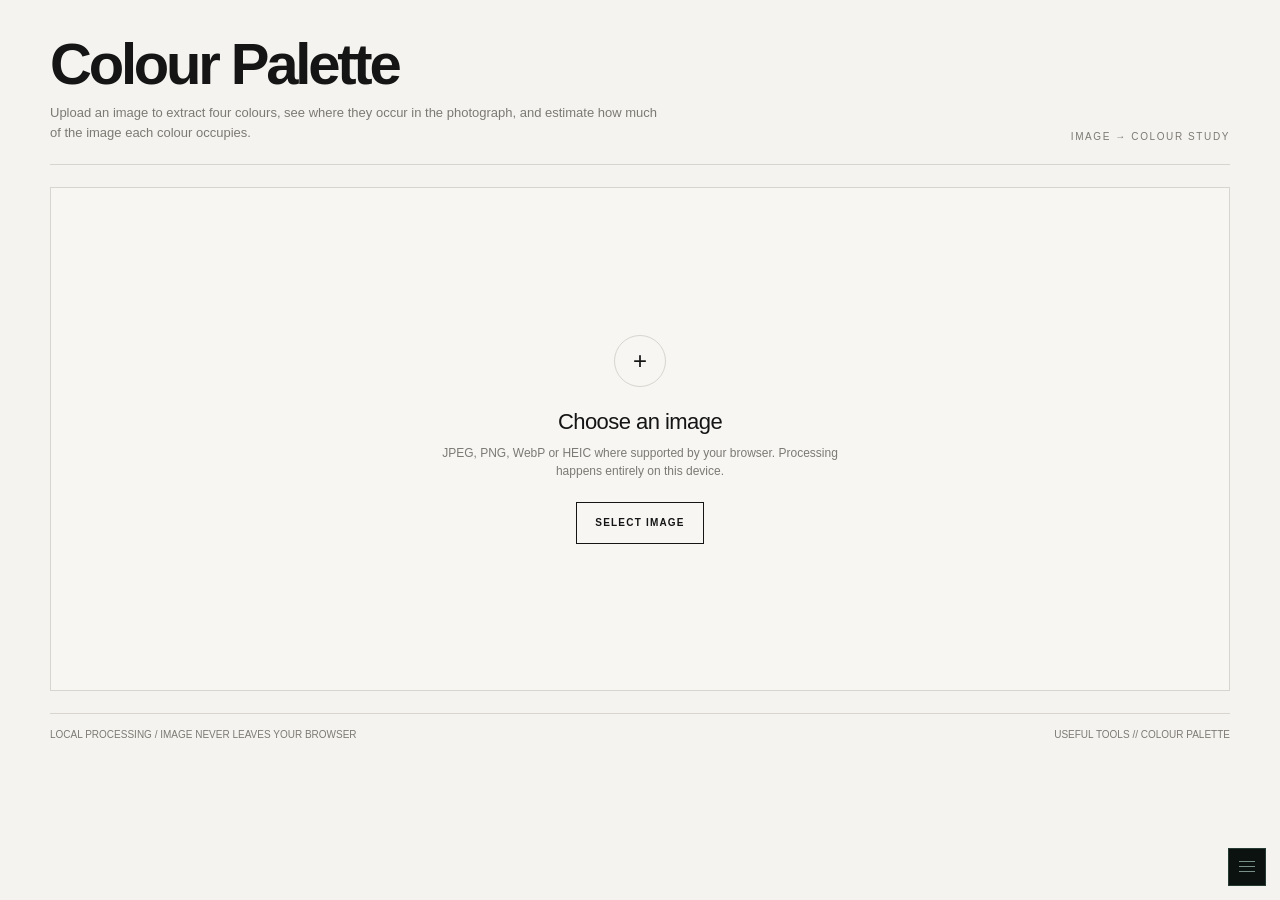
<file: palette/index.html>
<!doctype html>
<html lang="en">
<head>
<meta charset="utf-8">
<meta name="viewport" content="width=device-width,initial-scale=1,viewport-fit=cover">
<meta name="theme-color" content="#f4f3ef">
<title>Colour Palette Extractor</title>
<style>
:root{--paper:#f4f3ef;--ink:#151515;--muted:#7c7a73;--line:#d7d5ce;--soft:#e9e7e0;--white:#fff}
*{box-sizing:border-box}
html{background:var(--paper);color-scheme:light}
body{margin:0;min-height:100vh;background:var(--paper);color:var(--ink);font-family:-apple-system,BlinkMacSystemFont,"Helvetica Neue",Helvetica,Arial,sans-serif;-webkit-font-smoothing:antialiased}
button,input{font:inherit}
button{cursor:pointer;-webkit-tap-highlight-color:transparent}
.app{width:min(1180px,calc(100% - 32px));margin:0 auto;padding:28px 0 78px}
header{display:flex;align-items:flex-end;justify-content:space-between;gap:24px;padding:8px 0 22px;border-bottom:1px solid var(--line)}
.brand h1{margin:0;font-size:clamp(28px,5vw,58px);font-weight:600;letter-spacing:-.055em;line-height:.95}
.brand p{margin:12px 0 0;max-width:610px;color:var(--muted);font-size:13px;line-height:1.5}
.kicker{font-size:10px;letter-spacing:.16em;text-transform:uppercase;color:var(--muted);white-space:nowrap}
.workspace{padding-top:22px}
.upload{min-height:56vh;border:1px solid var(--line);background:rgba(255,255,255,.24);display:grid;place-items:center;padding:36px;transition:border-color .18s,background .18s}
.upload.drag{border-color:var(--ink);background:rgba(255,255,255,.62)}
.upload-inner{text-align:center;max-width:430px}
.upload-mark{width:52px;height:52px;margin:0 auto 22px;border:1px solid var(--line);border-radius:50%;display:grid;place-items:center;font-size:24px;font-weight:200}
.upload h2{margin:0;font-size:22px;font-weight:500;letter-spacing:-.025em}
.upload p{margin:9px 0 22px;color:var(--muted);font-size:12px;line-height:1.5}
.file-btn,.text-btn,.mode-btn{border:0;background:none;color:var(--ink)}
.file-btn{display:inline-flex;align-items:center;justify-content:center;min-height:42px;padding:0 18px;border:1px solid var(--ink);font-size:10px;font-weight:600;letter-spacing:.12em;text-transform:uppercase}
.file-btn:hover{background:var(--ink);color:var(--paper)}
input[type=file]{position:absolute;width:1px;height:1px;opacity:0;pointer-events:none}
.result{display:none}.result.ready{display:block}
.toolbar{display:flex;align-items:flex-end;justify-content:space-between;gap:18px;margin-bottom:12px}
.toolbar-left{min-width:0}.toolbar-right{display:flex;align-items:center;gap:12px;flex:0 0 auto}
.tool-name{display:block;margin-bottom:8px;font-size:9px;letter-spacing:.14em;text-transform:uppercase;color:var(--muted)}
.mode-switch{display:inline-flex;border:1px solid var(--line);background:rgba(255,255,255,.38);padding:3px;gap:2px}
.mode-btn{min-height:34px;padding:0 13px;font-size:10px;font-weight:600;letter-spacing:.08em;text-transform:uppercase;color:var(--muted)}
.mode-btn.active{background:var(--ink);color:var(--paper)}
.mode-btn:focus-visible,.text-btn:focus-visible,.copy:focus-visible,.download:focus-visible,.file-btn:focus-visible{outline:2px solid var(--ink);outline-offset:2px}
.mode-note{margin:8px 0 0;color:var(--muted);font-size:10px;line-height:1.45;max-width:650px}
.text-btn{font-size:10px;font-weight:600;letter-spacing:.08em;text-transform:uppercase;border-bottom:1px solid var(--line);padding:0 0 2px}
.text-btn:hover{border-color:var(--ink)}
.figure{position:relative;background:#e8e7e2;overflow:hidden;line-height:0}
.figure img{display:block;width:100%;height:auto}
.pin-layer{position:absolute;inset:0;pointer-events:none}
.pin{position:absolute;transform:translate(-9px,-50%);display:flex;align-items:center;gap:7px;filter:drop-shadow(0 1px 4px rgba(0,0,0,.28));white-space:nowrap}
.pin.flip{transform:translate(calc(-100% + 9px),-50%);flex-direction:row-reverse}
.pin-dot{width:18px;height:18px;border-radius:50%;border:2px solid rgba(255,255,255,.96);box-shadow:0 0 0 1px rgba(0,0,0,.22);flex:0 0 auto}
.pin-code{font-size:9px;line-height:1;background:rgba(255,255,255,.92);color:#151515;padding:5px 6px;border-radius:2px;letter-spacing:.04em;font-weight:600}
.palette{display:grid;grid-template-columns:repeat(4,minmax(0,1fr));border:1px solid var(--line);border-top:0;background:var(--white)}
.swatch{min-width:0;padding:16px;border-right:1px solid var(--line)}
.swatch:last-child{border-right:0}
.swatch-head{display:grid;grid-template-columns:46px minmax(0,1fr) auto;gap:12px;align-items:start}
.colour-chip{width:46px;height:46px;border:1px solid rgba(0,0,0,.08)}
.swatch-info{min-width:0}
.hex-row{display:flex;align-items:center;gap:7px;min-width:0}
.hex{font-size:17px;font-weight:600;letter-spacing:-.02em;white-space:nowrap}
.copy{width:20px;height:20px;border:0;background:transparent;color:#aaa;padding:2px;display:grid;place-items:center;flex:0 0 auto}
.copy:hover,.copy.copied{color:var(--ink)}
.copy svg{width:13px;height:13px;fill:none;stroke:currentColor;stroke-width:1.4}
.share{text-align:right;font-size:22px;line-height:1;font-weight:500;letter-spacing:-.04em;white-space:nowrap}
.share span{font-size:10px;color:var(--muted);font-weight:500;margin-left:2px}
.share-label{display:block;margin-top:4px;font-size:8px;line-height:1.2;letter-spacing:.08em;text-transform:uppercase;color:var(--muted);font-weight:500}
.meta{margin-top:8px;color:var(--muted);font-size:10px;line-height:1.55;letter-spacing:.01em}
.actions{display:flex;justify-content:flex-end;gap:9px;margin-top:12px}
.download{min-height:42px;border:1px solid var(--ink);background:var(--ink);color:var(--paper);padding:0 17px;font-size:10px;font-weight:600;letter-spacing:.11em;text-transform:uppercase}
.download:hover{background:transparent;color:var(--ink)}
.status{min-height:18px;margin-top:10px;color:var(--muted);font-size:10px;text-align:right}
.processing{position:absolute;inset:0;display:none;place-items:center;background:rgba(244,243,239,.82);z-index:3;font-size:10px;letter-spacing:.14em;text-transform:uppercase;color:var(--muted)}
.processing.show{display:grid}
.privacy{margin:22px 0 0;padding-top:13px;border-top:1px solid var(--line);color:var(--muted);font-size:10px;line-height:1.5;display:flex;justify-content:space-between;gap:16px}
@media(max-width:900px){
  .palette{grid-template-columns:repeat(2,minmax(0,1fr))}.swatch:nth-child(2n){border-right:0}.swatch:nth-child(-n+2){border-bottom:1px solid var(--line)}
}
@media(max-width:700px){
  .app{width:min(100% - 20px,1180px);padding-top:16px}header{align-items:flex-start;flex-direction:column;gap:14px}.brand p{max-width:500px}.upload{min-height:58vh;padding:24px}
  .toolbar{align-items:flex-start;flex-direction:column}.toolbar-left{width:100%}.toolbar-right{width:100%;justify-content:flex-end}.mode-switch{display:grid;grid-template-columns:1fr 1fr;width:100%}.mode-btn{width:100%}
  .palette{grid-template-columns:1fr}.swatch{border-right:0!important;border-bottom:1px solid var(--line)!important;padding:14px}.swatch:last-child{border-bottom:0!important}.swatch-head{grid-template-columns:52px minmax(0,1fr) auto;align-items:center}.colour-chip{width:52px;height:52px}.meta{margin-top:5px}
  .pin-code{font-size:8px}.pin-dot{width:16px;height:16px}.actions{justify-content:stretch}.download{width:100%}.status{text-align:left}
}
@media(max-width:430px){
  .app{width:100%;padding-left:8px;padding-right:8px}.brand h1{font-size:34px}.swatch{padding:12px}.swatch-head{grid-template-columns:44px minmax(0,1fr) auto;gap:10px}.colour-chip{width:44px;height:44px}.hex{font-size:16px}.share{font-size:19px}.pin-code{display:none}.privacy{display:block}.privacy span{display:block;margin-bottom:4px}
}
</style>
</head>
<body>
<main class="app">
  <header>
    <div class="brand">
      <h1>Colour Palette</h1>
      <p>Upload an image to extract four colours, see where they occur in the photograph, and estimate how much of the image each colour occupies.</p>
    </div>
    <div class="kicker">Image → colour study</div>
  </header>

  <section class="workspace">
    <div id="upload" class="upload">
      <div class="upload-inner">
        <div class="upload-mark">+</div>
        <h2>Choose an image</h2>
        <p>JPEG, PNG, WebP or HEIC where supported by your browser. Processing happens entirely on this device.</p>
        <label class="file-btn" for="file">Select image</label>
        <input id="file" type="file" accept="image/*">
      </div>
    </div>

    <div id="result" class="result">
      <div class="toolbar">
        <div class="toolbar-left">
          <span class="tool-name">Colour mode</span>
          <div class="mode-switch" role="group" aria-label="Colour extraction mode">
            <button class="mode-btn active" type="button" data-mode="dominant" aria-pressed="true">Dominant</button>
            <button class="mode-btn" type="button" data-mode="contrast" aria-pressed="false">Contrast</button>
          </div>
          <p id="modeNote" class="mode-note">Prioritises the colours that occupy the largest areas of the image.</p>
        </div>
        <div class="toolbar-right"><button id="change" class="text-btn" type="button">Change image</button></div>
      </div>

      <div class="figure" id="figure">
        <img id="photo" alt="Uploaded image with extracted colour markers">
        <div id="pins" class="pin-layer" aria-hidden="true"></div>
        <div id="processing" class="processing">Analysing colour</div>
      </div>

      <div id="palette" class="palette"></div>
      <p class="mode-note">Image share is an approximate percentage represented by each extracted colour cluster, so the four values do not necessarily total 100%.</p>

      <div class="actions"><button id="download" class="download" type="button">Download palette card</button></div>
      <div id="status" class="status" aria-live="polite"></div>
    </div>

    <div class="privacy"><span>LOCAL PROCESSING / IMAGE NEVER LEAVES YOUR BROWSER</span><span>USEFUL TOOLS // COLOUR PALETTE</span></div>
  </section>
</main>

<canvas id="analysisCanvas" hidden></canvas>
<script>
(() => {
  const $=id=>document.getElementById(id);
  const file=$('file'),upload=$('upload'),result=$('result'),photo=$('photo');
  const canvas=$('analysisCanvas'),ctx=canvas.getContext('2d',{willReadFrequently:true});
  const modeCopy={dominant:'Prioritises the colours that occupy the largest areas of the image.',contrast:'Prioritises colours that stand apart perceptually, helping smaller strong accents surface.'};
  let sourceImage=null,paletteData=[],objectUrl=null,mode='dominant';

  const clamp=(v,a=0,b=255)=>Math.max(a,Math.min(b,v));
  function rgbToLab(r,g,b){
    let R=r/255,G=g/255,B=b/255;R=R>.04045?Math.pow((R+.055)/1.055,2.4):R/12.92;G=G>.04045?Math.pow((G+.055)/1.055,2.4):G/12.92;B=B>.04045?Math.pow((B+.055)/1.055,2.4):B/12.92;
    let x=(R*.4124+G*.3576+B*.1805)/.95047,y=(R*.2126+G*.7152+B*.0722),z=(R*.0193+G*.1192+B*.9505)/1.08883;const f=t=>t>.008856?Math.cbrt(t):(7.787*t)+(16/116);x=f(x);y=f(y);z=f(z);return [116*y-16,500*(x-y),200*(y-z)];
  }
  function dist(a,b){const x=a[0]-b[0],y=a[1]-b[1],z=a[2]-b[2];return Math.sqrt(x*x+y*y+z*z)}
  function chroma(lab){return Math.sqrt(lab[1]*lab[1]+lab[2]*lab[2])}
  function rgbToHex(r,g,b){return '#'+[r,g,b].map(v=>Math.round(clamp(v)).toString(16).padStart(2,'0')).join('').toUpperCase()}
  function rgbToHsl(r,g,b){r/=255;g/=255;b/=255;const max=Math.max(r,g,b),min=Math.min(r,g,b),d=max-min;let h=0,s=0,l=(max+min)/2;if(d){s=l>.5?d/(2-max-min):d/(max+min);if(max===r)h=(g-b)/d+(g<b?6:0);else if(max===g)h=(b-r)/d+2;else h=(r-g)/d+4;h*=60}return [Math.round(h),Math.round(s*100),Math.round(l*100)]}
  function nearestIndex(lab,centers){let best=0,bestD=Infinity;for(let i=0;i<centers.length;i++){const d=dist(lab,centers[i].lab);if(d<bestD){bestD=d;best=i}}return best}

  function clusterImage(img){
    const maxSide=280,scale=Math.min(1,maxSide/Math.max(img.naturalWidth,img.naturalHeight));canvas.width=Math.max(1,Math.round(img.naturalWidth*scale));canvas.height=Math.max(1,Math.round(img.naturalHeight*scale));ctx.clearRect(0,0,canvas.width,canvas.height);ctx.drawImage(img,0,0,canvas.width,canvas.height);
    const raw=ctx.getImageData(0,0,canvas.width,canvas.height).data,pixels=[];for(let y=0;y<canvas.height;y++)for(let x=0;x<canvas.width;x++){const i=(y*canvas.width+x)*4;if(raw[i+3]<180)continue;const r=raw[i],g=raw[i+1],b=raw[i+2];pixels.push({r,g,b,lab:rgbToLab(r,g,b),x,y})}if(pixels.length<4)throw new Error('Not enough image data to analyse.');
    const K=Math.min(14,pixels.length),centers=[],mean=[0,0,0];for(const p of pixels){mean[0]+=p.lab[0];mean[1]+=p.lab[1];mean[2]+=p.lab[2]}mean[0]/=pixels.length;mean[1]/=pixels.length;mean[2]/=pixels.length;let first=pixels[0],far=-1;for(const p of pixels){const d=dist(p.lab,mean);if(d>far){far=d;first=p}}centers.push({lab:first.lab.slice(),r:first.r,g:first.g,b:first.b});
    while(centers.length<K){let candidate=pixels[0],score=-1;for(let n=0;n<pixels.length;n+=2){const p=pixels[n];let md=Infinity;for(const c of centers)md=Math.min(md,dist(p.lab,c.lab));if(md>score){score=md;candidate=p}}centers.push({lab:candidate.lab.slice(),r:candidate.r,g:candidate.g,b:candidate.b})}
    let assignments=new Uint8Array(pixels.length);for(let pass=0;pass<11;pass++){const sums=Array.from({length:K},()=>({lab:[0,0,0],r:0,g:0,b:0,n:0}));for(let i=0;i<pixels.length;i++){const p=pixels[i],idx=nearestIndex(p.lab,centers);assignments[i]=idx;const s=sums[idx];s.lab[0]+=p.lab[0];s.lab[1]+=p.lab[1];s.lab[2]+=p.lab[2];s.r+=p.r;s.g+=p.g;s.b+=p.b;s.n++}for(let i=0;i<K;i++)if(sums[i].n){const s=sums[i],n=s.n;centers[i]={lab:s.lab.map(v=>v/n),r:s.r/n,g:s.g/n,b:s.b/n}}}
    assignments=new Uint8Array(pixels.length);const clusters=centers.map((c,i)=>({i,lab:c.lab.slice(),r:0,g:0,b:0,count:0,pin:null,pinD:Infinity}));for(let i=0;i<pixels.length;i++){const p=pixels[i],idx=nearestIndex(p.lab,centers);assignments[i]=idx;const c=clusters[idx];c.r+=p.r;c.g+=p.g;c.b+=p.b;c.count++}for(const c of clusters)if(c.count){c.r/=c.count;c.g/=c.count;c.b/=c.count;c.lab=rgbToLab(c.r,c.g,c.b)}
    for(let i=0;i<pixels.length;i++){const p=pixels[i],c=clusters[assignments[i]],d=dist(p.lab,c.lab),edge=Math.min(p.x,canvas.width-1-p.x,p.y,canvas.height-1-p.y),penalty=edge<6?(6-edge)*1.2:0;if(d+penalty<c.pinD){c.pinD=d+penalty;c.pin={x:p.x,y:p.y}}}return {clusters:clusters.filter(c=>c.count&&c.pin),total:pixels.length};
  }
  function chooseDominant(clusters,total){const sorted=clusters.slice().sort((a,b)=>b.count-a.count),chosen=[];for(const c of sorted){if(c.count/total<.003)continue;if(!chosen.length||Math.min(...chosen.map(x=>dist(c.lab,x.lab)))>=8)chosen.push(c);if(chosen.length===4)break}for(const c of sorted){if(chosen.length===4)break;if(!chosen.includes(c))chosen.push(c)}return chosen.slice(0,4)}
  function chooseContrast(clusters,total){const candidates=clusters.filter(c=>c.count/total>=.003).sort((a,b)=>b.count-a.count);if(!candidates.length)return clusters.slice().sort((a,b)=>b.count-a.count).slice(0,4);const anchor=candidates[0],chosen=[anchor];while(chosen.length<4){let best=null,bestScore=-Infinity;for(const c of candidates){if(chosen.includes(c))continue;const coverage=c.count/total,fromAnchor=dist(c.lab,anchor.lab),separation=Math.min(...chosen.map(x=>dist(c.lab,x.lab))),colourfulness=Math.min(chroma(c.lab),105),coverageWeight=.62+Math.pow(Math.max(coverage,.001),.16),score=(fromAnchor*.68+separation*.92+colourfulness*.38)*coverageWeight;if(score>bestScore){bestScore=score;best=c}}if(!best)break;chosen.push(best)}if(chosen.length<4){for(const c of candidates){if(chosen.length===4)break;if(!chosen.includes(c))chosen.push(c)}}return chosen.slice(0,4)}
  function analyse(img,currentMode){const {clusters,total}=clusterImage(img),chosen=currentMode==='contrast'?chooseContrast(clusters,total):chooseDominant(clusters,total);return chosen.map(c=>{const rgb=[Math.round(c.r),Math.round(c.g),Math.round(c.b)],hsl=rgbToHsl(...rgb);return {rgb,hsl,hex:rgbToHex(...rgb),percent:c.count/total*100,x:(c.pin.x+.5)/canvas.width*100,y:(c.pin.y+.5)/canvas.height*100}}).sort((a,b)=>currentMode==='dominant'?b.percent-a.percent:0)}

  function renderPalette(data){
    $('palette').innerHTML=data.map(c=>`<article class="swatch"><div class="swatch-head"><div class="colour-chip" style="background:${c.hex}"></div><div class="swatch-info"><div class="hex-row"><span class="hex">${c.hex}</span><button class="copy" type="button" data-copy="${c.hex}" aria-label="Copy ${c.hex}"><svg viewBox="0 0 18 18" aria-hidden="true"><rect x="6" y="6" width="8" height="8"></rect><path d="M4 11H3V3h8v1"></path></svg></button></div><div class="meta">RGB ${c.rgb.join(' / ')}<br>HSL ${c.hsl[0]}° / ${c.hsl[1]}% / ${c.hsl[2]}%</div></div><div class="share">${c.percent.toFixed(1)}<span>%</span><span class="share-label">image share</span></div></div></article>`).join('');
    $('pins').innerHTML=data.map(c=>`<div class="pin${c.x>78?' flip':''}" style="left:${c.x}%;top:${c.y}%"><span class="pin-dot" style="background:${c.hex}"></span><span class="pin-code">${c.hex}</span></div>`).join('');
  }
  async function copyHex(btn){const text=btn.dataset.copy;let ok=false;try{await navigator.clipboard.writeText(text);ok=true}catch(e){const t=document.createElement('textarea');t.value=text;document.body.appendChild(t);t.select();try{ok=document.execCommand('copy')}catch(_){}t.remove()}btn.classList.toggle('copied',ok);$('status').textContent=ok?`${text} copied`:'Could not copy colour';setTimeout(()=>{btn.classList.remove('copied');$('status').textContent=''},1200)}
  function runAnalysis(){if(!sourceImage)return;$('processing').classList.add('show');requestAnimationFrame(()=>requestAnimationFrame(()=>{try{paletteData=analyse(sourceImage,mode);renderPalette(paletteData);$('status').textContent=''}catch(err){$('status').textContent=err.message||'Could not analyse this image.'}$('processing').classList.remove('show')}))}
  function loadImage(f){if(!f||!f.type.startsWith('image/')){$('status').textContent='Choose an image file.';return}if(objectUrl)URL.revokeObjectURL(objectUrl);objectUrl=URL.createObjectURL(f);upload.style.display='none';result.classList.add('ready');$('processing').classList.add('show');const img=new Image();img.onload=()=>{sourceImage=img;photo.src=objectUrl;runAnalysis()};img.onerror=()=>{$('processing').classList.remove('show');$('status').textContent='This image format could not be opened.'};img.src=objectUrl}

  function downloadCard(){
    if(!sourceImage||!paletteData.length)return;const W=1800,pad=110,imageMaxH=1180,contentW=W-pad*2,imageRatio=sourceImage.naturalWidth/sourceImage.naturalHeight;let iw=contentW,ih=iw/imageRatio;if(ih>imageMaxH){ih=imageMaxH;iw=ih*imageRatio}const imageX=(W-iw)/2,imageY=160,paletteY=imageY+ih+86,cardH=paletteY+340,out=document.createElement('canvas');out.width=W;out.height=Math.ceil(cardH);const c=out.getContext('2d');
    c.fillStyle='#f4f3ef';c.fillRect(0,0,out.width,out.height);c.fillStyle='#151515';c.font='600 48px -apple-system,BlinkMacSystemFont,Helvetica Neue,Arial';c.fillText('Colour Palette',pad,78);c.fillStyle='#797872';c.font='500 18px -apple-system,BlinkMacSystemFont,Helvetica Neue,Arial';c.fillText(`${mode.toUpperCase()} MODE`,W-pad-175,74);c.drawImage(sourceImage,imageX,imageY,iw,ih);
    for(const p of paletteData){const x=imageX+p.x/100*iw,y=imageY+p.y/100*ih;c.beginPath();c.arc(x,y,15,0,Math.PI*2);c.fillStyle=p.hex;c.fill();c.lineWidth=4;c.strokeStyle='rgba(255,255,255,.95)';c.stroke();c.font='600 15px -apple-system,BlinkMacSystemFont,Helvetica Neue,Arial';const tw=c.measureText(p.hex).width,labelX=x>imageX+iw*.78?x-tw-54:x+24;c.fillStyle='rgba(255,255,255,.92)';c.beginPath();c.roundRect(labelX,y-14,tw+20,28,3);c.fill();c.fillStyle='#151515';c.fillText(p.hex,labelX+10,y+5)}
    const gap=22,boxW=(contentW-gap*3)/4;paletteData.forEach((p,i)=>{const x=pad+i*(boxW+gap),y=paletteY;c.fillStyle=p.hex;c.fillRect(x,y,boxW,92);c.fillStyle='#151515';c.font='600 25px -apple-system,BlinkMacSystemFont,Helvetica Neue,Arial';c.fillText(p.hex,x,y+137);c.fillStyle='#797872';c.font='500 17px -apple-system,BlinkMacSystemFont,Helvetica Neue,Arial';c.fillText(`${p.percent.toFixed(1)}%`,x+boxW-52,y+137);c.font='400 15px -apple-system,BlinkMacSystemFont,Helvetica Neue,Arial';c.fillText(`RGB ${p.rgb.join(' / ')}`,x,y+171);c.fillText(`HSL ${p.hsl[0]}° / ${p.hsl[1]}% / ${p.hsl[2]}%`,x,y+197)});c.fillStyle='#a09e96';c.font='500 13px -apple-system,BlinkMacSystemFont,Helvetica Neue,Arial';c.fillText('USEFUL TOOLS / COLOUR PALETTE',pad,out.height-42);
    out.toBlob(blob=>{if(!blob)return;const a=document.createElement('a');a.href=URL.createObjectURL(blob);a.download=`colour-palette-${mode}.png`;a.click();setTimeout(()=>URL.revokeObjectURL(a.href),1000)},'image/png');
  }
  function setMode(next){if(next===mode)return;mode=next;document.querySelectorAll('.mode-btn').forEach(btn=>{const active=btn.dataset.mode===mode;btn.classList.toggle('active',active);btn.setAttribute('aria-pressed',String(active))});$('modeNote').textContent=modeCopy[mode];runAnalysis()}

  file.addEventListener('change',()=>loadImage(file.files[0]));$('change').addEventListener('click',()=>file.click());$('download').addEventListener('click',downloadCard);$('palette').addEventListener('click',e=>{const b=e.target.closest('.copy');if(b)copyHex(b)});document.querySelectorAll('.mode-btn').forEach(btn=>btn.addEventListener('click',()=>setMode(btn.dataset.mode)));
  upload.addEventListener('click',e=>{if(e.target===upload||e.target.closest('.upload-inner')&&!e.target.closest('label'))file.click()});['dragenter','dragover'].forEach(type=>upload.addEventListener(type,e=>{e.preventDefault();upload.classList.add('drag')}));['dragleave','drop'].forEach(type=>upload.addEventListener(type,e=>{e.preventDefault();upload.classList.remove('drag')}));upload.addEventListener('drop',e=>loadImage(e.dataTransfer.files[0]));
})();
</script>
<script src="../tools-menu.js"></script>
</body>
</html>
</file>
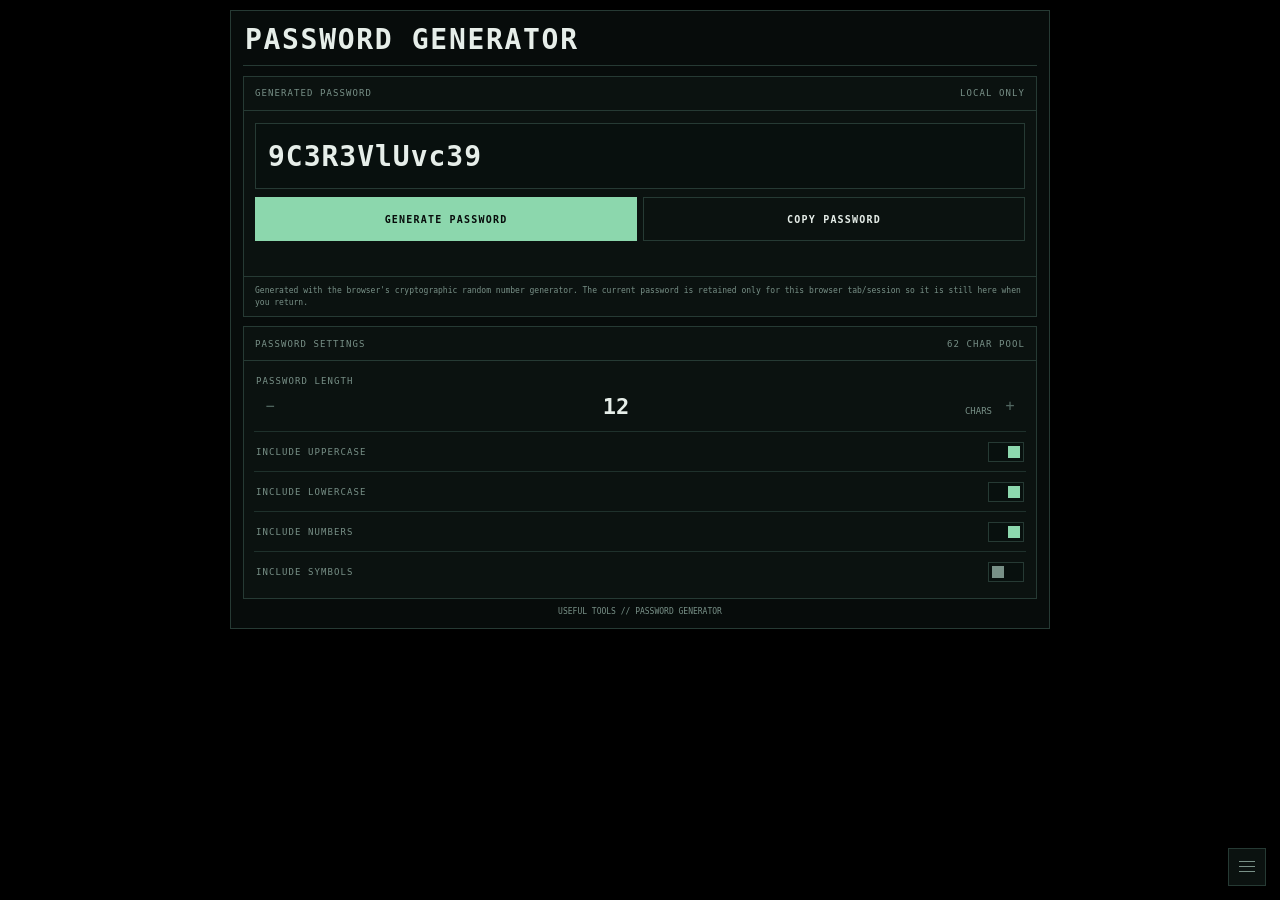
<file: password/index.html>
<!doctype html>
<html lang="en">
<head>
<meta charset="utf-8">
<meta name="viewport" content="width=device-width,initial-scale=1,maximum-scale=1,user-scalable=no,viewport-fit=cover">
<meta name="theme-color" content="#070c0b">
<meta name="apple-mobile-web-app-capable" content="yes">
<meta name="apple-mobile-web-app-status-bar-style" content="black-translucent">
<title>Password Generator</title>
<style>
:root{
  --bg:#070c0b;--panel:#0b1210;--panel2:#08100e;--line:#263a34;--line2:#1f312c;
  --text:#e6eee9;--muted:#789087;--accent:#8cd7ad;
}
*{box-sizing:border-box}
html{background:#000;color-scheme:dark;touch-action:manipulation}
body{
  margin:0;padding:10px;min-height:100vh;background:#000;color:var(--text);
  font-family:Menlo,Consolas,"SFMono-Regular",monospace;-webkit-font-smoothing:antialiased;
  touch-action:manipulation;overscroll-behavior:none
}
button,input{font:inherit}
button{cursor:pointer;touch-action:manipulation;-webkit-tap-highlight-color:transparent;user-select:none;-webkit-user-select:none}
#app{width:min(100%,820px);margin:0 auto}
.shell{border:1px solid var(--line);background:var(--bg);padding:10px}
.title{border-bottom:1px solid var(--line);padding:3px 2px 11px;font-size:clamp(20px,4vw,28px);font-weight:900;line-height:1;letter-spacing:.06em}
.label,.tiny{font-size:9px;line-height:1.15;letter-spacing:.12em;text-transform:uppercase;color:var(--muted)}
.main{display:grid;gap:9px;margin-top:10px}
.panel{border:1px solid var(--line);background:var(--panel)}
.panel-head{min-height:34px;display:flex;align-items:center;justify-content:space-between;gap:8px;border-bottom:1px solid var(--line);padding:7px 11px}
.settings{padding:5px 10px 7px}
.field{min-width:0;padding:10px 2px 9px;border-bottom:1px solid var(--line2);background:transparent}
.field:last-child{border-bottom:0}
.field-label{display:block;font-size:9px;line-height:1.2;letter-spacing:.12em;text-transform:uppercase;color:var(--muted)}
.control-row{display:grid;grid-template-columns:28px minmax(0,1fr) 28px;align-items:center;gap:4px;margin-top:5px}
.step-btn{width:28px;height:30px;border:0;background:transparent;color:#668078;font-size:15px;font-weight:500;line-height:1;padding:0;opacity:.78}
.step-btn:active{color:var(--accent);opacity:1}
.value-row{display:flex;align-items:baseline;justify-content:center;gap:6px;min-width:0}
.value-row input{width:100%;min-width:0;border:0;outline:0;background:transparent;color:var(--text);padding:0;text-align:center;font-size:22px;font-weight:900}
.unit{font-size:9px;color:var(--muted);text-transform:uppercase}
.switch-line{display:flex;min-height:38px;align-items:center;justify-content:space-between;gap:8px}
.toggle{position:relative;width:36px;height:20px;flex:0 0 auto}
.toggle input{position:absolute;opacity:0}
.track{position:absolute;inset:0;border:1px solid var(--line);background:var(--panel2)}
.track:before{content:"";position:absolute;width:12px;height:12px;left:3px;top:3px;background:var(--muted);transition:.15s}
.toggle input:checked+.track:before{transform:translateX(16px);background:var(--accent)}
.password-wrap{padding:12px 11px 11px}
.password{min-height:66px;display:flex;align-items:center;width:100%;border:1px solid var(--line);background:var(--panel2);padding:12px;color:var(--text);font-size:clamp(18px,4.6vw,28px);font-weight:900;line-height:1.25;letter-spacing:.035em;word-break:break-all;overflow-wrap:anywhere}
.actions{display:grid;grid-template-columns:1fr 1fr;gap:6px;margin-top:8px}
.primary,.secondary{min-height:44px;padding:10px 14px;font-size:10px;font-weight:900;letter-spacing:.12em;text-transform:uppercase}
.primary{border:1px solid var(--accent);background:var(--accent);color:var(--bg)}
.secondary{border:1px solid var(--line);background:transparent;color:var(--text)}
.status{min-height:24px;padding:8px 11px 0;text-align:center;font-size:8px;color:var(--accent)}
.note{border-top:1px solid var(--line);padding:8px 11px;font-size:8px;line-height:1.45;color:var(--muted)}
.foot{padding-top:8px;text-align:center;font-size:8px;color:var(--muted)}
input:focus,button:focus-visible{outline:2px solid var(--accent);outline-offset:2px}
@media(min-width:680px){.shell{padding:12px}}
@media(max-width:390px){body{padding:7px}.shell{padding:8px}.actions{grid-template-columns:1fr}}
</style>
</head>
<body>
<div id="app">
  <div class="shell">
    <div class="title">PASSWORD GENERATOR</div>

    <div class="main">
      <section class="panel result-panel" aria-live="polite">
        <div class="panel-head"><span class="label">Generated password</span><span class="tiny">LOCAL ONLY</span></div>
        <div class="password-wrap">
          <div id="password" class="password" role="textbox" aria-label="Generated password" tabindex="0"></div>
          <div class="actions">
            <button id="generate" class="primary" type="button">Generate password</button>
            <button id="copy" class="secondary" type="button">Copy password</button>
          </div>
          <div id="status" class="status"></div>
        </div>
        <div class="note">Generated with the browser's cryptographic random number generator. The current password is retained only for this browser tab/session so it is still here when you return.</div>
      </section>

      <section class="panel">
        <div class="panel-head"><span class="label">Password settings</span><span id="charSummary" class="tiny"></span></div>
        <div class="settings">
          <div class="field">
            <span class="field-label">Password length</span>
            <div class="control-row">
              <button id="lengthMinus" class="step-btn" type="button" aria-label="Decrease password length">−</button>
              <span class="value-row"><input id="length" type="number" value="12" min="4" max="128" step="1" inputmode="numeric"><span class="unit">chars</span></span>
              <button id="lengthPlus" class="step-btn" type="button" aria-label="Increase password length">+</button>
            </div>
          </div>

          <label class="field switch-line">
            <span class="field-label">Include uppercase</span>
            <span class="toggle"><input id="upper" type="checkbox" checked><span class="track"></span></span>
          </label>
          <label class="field switch-line">
            <span class="field-label">Include lowercase</span>
            <span class="toggle"><input id="lower" type="checkbox" checked><span class="track"></span></span>
          </label>
          <label class="field switch-line">
            <span class="field-label">Include numbers</span>
            <span class="toggle"><input id="numbers" type="checkbox" checked><span class="track"></span></span>
          </label>
          <label class="field switch-line">
            <span class="field-label">Include symbols</span>
            <span class="toggle"><input id="symbols" type="checkbox"><span class="track"></span></span>
          </label>
        </div>
      </section>
    </div>

    <div class="foot">USEFUL TOOLS // PASSWORD GENERATOR</div>
  </div>
</div>

<script>
(() => {
  const SESSION_KEY = 'useful-tools-password-generator-session-v1';
  const sets = {
    upper:'ABCDEFGHIJKLMNOPQRSTUVWXYZ',
    lower:'abcdefghijklmnopqrstuvwxyz',
    numbers:'0123456789',
    symbols:'!@#$%^&*()-_=+[]{};:,.?'
  };

  const $ = id => document.getElementById(id);
  const controls = ['upper','lower','numbers','symbols'];

  function secureIndex(max) {
    if (!Number.isInteger(max) || max < 1) throw new Error('Invalid character pool');
    const range = 0x100000000;
    const limit = Math.floor(range / max) * max;
    const buf = new Uint32Array(1);
    let n;
    do {
      crypto.getRandomValues(buf);
      n = buf[0];
    } while (n >= limit);
    return n % max;
  }

  function pick(chars) {
    return chars[secureIndex(chars.length)];
  }

  function secureShuffle(items) {
    for (let i = items.length - 1; i > 0; i--) {
      const j = secureIndex(i + 1);
      [items[i], items[j]] = [items[j], items[i]];
    }
    return items;
  }

  function selectedSets() {
    return controls.filter(id => $(id).checked).map(id => sets[id]);
  }

  function readLength() {
    let length = parseInt($('length').value, 10);
    if (!Number.isFinite(length)) length = 12;
    length = Math.max(4, Math.min(128, length));
    $('length').value = length;
    return length;
  }

  function saveSession() {
    try {
      sessionStorage.setItem(SESSION_KEY, JSON.stringify({
        password:$('password').textContent,
        length:readLength(),
        upper:$('upper').checked,
        lower:$('lower').checked,
        numbers:$('numbers').checked,
        symbols:$('symbols').checked
      }));
    } catch(e) {}
  }

  function updateSummary() {
    const active = selectedSets();
    const poolSize = active.reduce((sum, chars) => sum + chars.length, 0);
    $('charSummary').textContent = active.length ? `${poolSize} CHAR POOL` : 'NO CHARACTER SETS';
  }

  function generate() {
    const active = selectedSets();
    if (!active.length) {
      $('status').textContent = 'Select at least one character set';
      return;
    }

    let length = readLength();
    if (length < active.length) {
      length = active.length;
      $('length').value = length;
    }

    const pool = active.join('');
    const chars = active.map(pick);
    while (chars.length < length) chars.push(pick(pool));

    $('password').textContent = secureShuffle(chars).join('');
    $('status').textContent = '';
    updateSummary();
    saveSession();
  }

  async function copyPassword() {
    const text = $('password').textContent;
    if (!text) return;
    let copied = false;

    try {
      if (navigator.clipboard && window.isSecureContext) {
        await navigator.clipboard.writeText(text);
        copied = true;
      }
    } catch(e) {}

    if (!copied) {
      const ta = document.createElement('textarea');
      ta.value = text;
      ta.setAttribute('readonly','');
      ta.style.position = 'fixed';
      ta.style.opacity = '0';
      ta.style.pointerEvents = 'none';
      document.body.appendChild(ta);
      ta.select();
      ta.setSelectionRange(0, ta.value.length);
      try { copied = document.execCommand('copy'); } catch(e) {}
      ta.remove();
    }

    $('status').textContent = copied ? 'Copied to clipboard' : 'Copy failed';
    clearTimeout(copyPassword.timer);
    copyPassword.timer = setTimeout(() => $('status').textContent = '', 1600);
  }

  function adjustLength(delta) {
    $('length').value = Math.max(4, Math.min(128, readLength() + delta));
    saveSession();
  }

  function restore() {
    let state = null;
    try { state = JSON.parse(sessionStorage.getItem(SESSION_KEY) || 'null'); } catch(e) {}

    if (state && typeof state === 'object') {
      $('length').value = Number.isFinite(Number(state.length)) ? state.length : 12;
      controls.forEach(id => {
        if (typeof state[id] === 'boolean') $(id).checked = state[id];
      });
      if (typeof state.password === 'string' && state.password) $('password').textContent = state.password;
    }

    updateSummary();
    if (!$('password').textContent) generate();
  }

  $('generate').addEventListener('click', generate);
  $('copy').addEventListener('click', copyPassword);
  $('lengthMinus').addEventListener('click', () => adjustLength(-1));
  $('lengthPlus').addEventListener('click', () => adjustLength(1));
  $('length').addEventListener('change', saveSession);
  controls.forEach(id => $(id).addEventListener('change', () => { updateSummary(); saveSession(); }));

  restore();
})();
</script>
<script src="../tools-menu.js"></script>
</body>
</html>
</file>
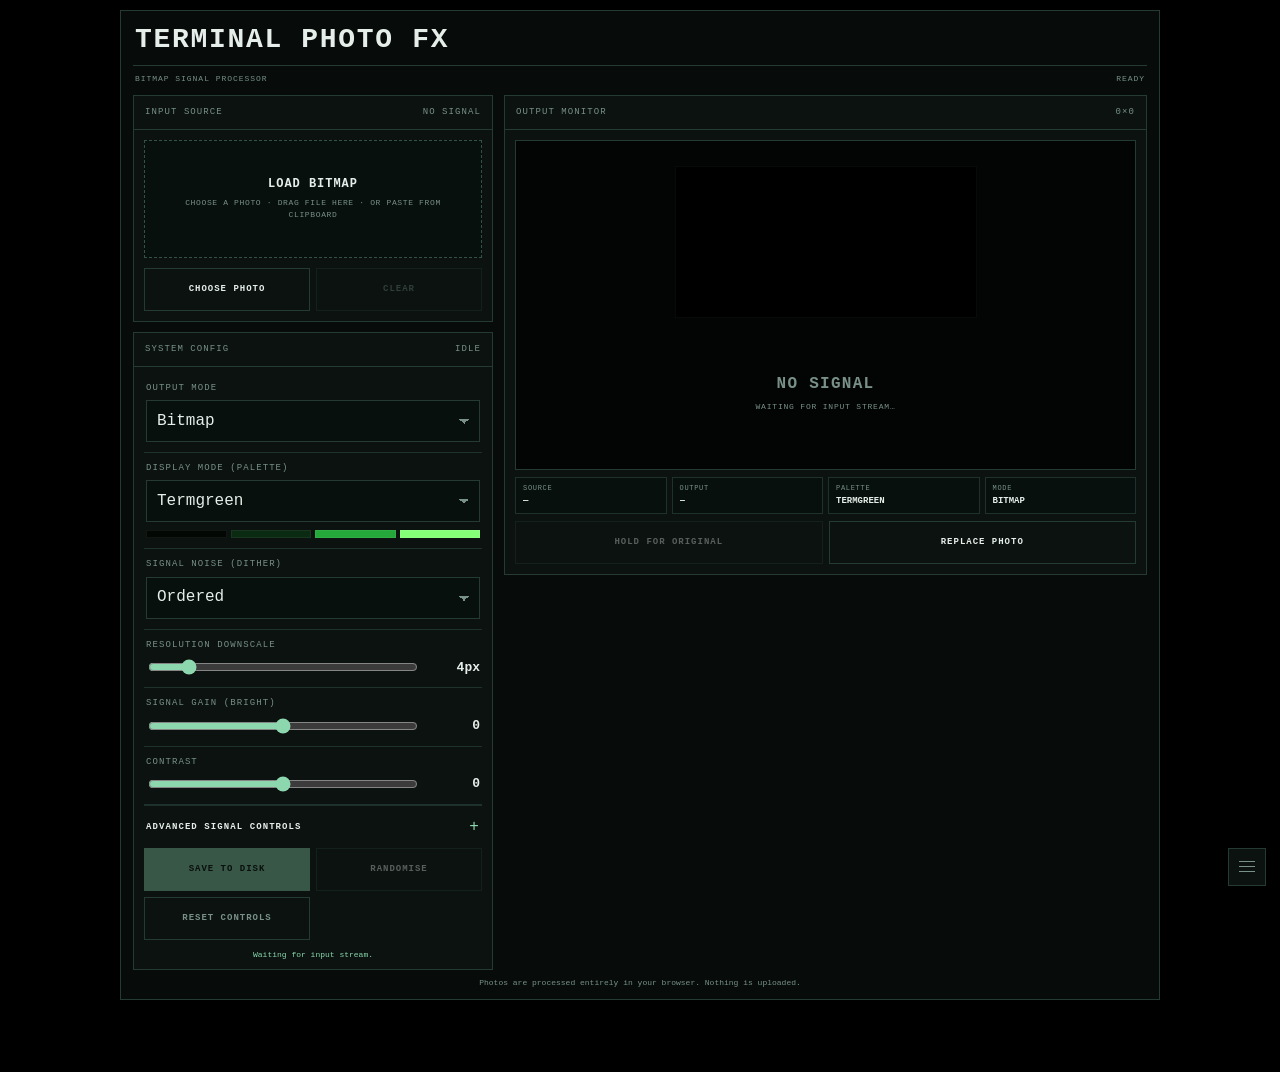
<file: terminalfx/index.html>
<!doctype html>
<html lang="en">
<head>
<meta charset="utf-8">
<meta name="viewport" content="width=device-width,initial-scale=1,maximum-scale=1,user-scalable=no,viewport-fit=cover">
<meta name="theme-color" content="#070c0b">
<meta name="apple-mobile-web-app-capable" content="yes">
<meta name="apple-mobile-web-app-status-bar-style" content="black-translucent">
<title>Terminal Photo FX</title>
<link rel="stylesheet" href="./style.css">
</head>
<body>
<div id="app"><div class="shell">
  <div class="title">TERMINAL PHOTO FX</div>
  <div class="subtitle"><span>BITMAP SIGNAL PROCESSOR</span><span id="topStatus">READY</span></div>
  <div class="main">
    <div class="column">
      <section class="panel">
        <div class="panel-head"><span class="label">Input source</span><span id="fileStatus" class="tiny">NO SIGNAL</span></div>
        <div id="dropZone" class="drop" role="button" tabindex="0" aria-label="Choose a photo">
          <div><div class="drop-title">Load bitmap</div><div class="drop-sub">Choose a photo · drag file here · or paste from clipboard</div></div>
        </div>
        <input id="fileInput" class="hidden-input" type="file" accept="image/*,.heic,.heif">
        <div class="upload-actions"><button id="chooseBtn" class="secondary" type="button">Choose photo</button><button id="clearBtn" class="secondary subtle" type="button" disabled>Clear</button></div>
      </section>

      <section class="panel">
        <div class="panel-head"><span class="label">System config</span><span id="renderStatus" class="tiny">IDLE</span></div>
        <div class="settings">
          <div class="field"><label class="field-label" for="renderMode">Output mode</label><select id="renderMode" class="select">
            <option value="bitmap">Bitmap</option>
            <option value="ascii">ASCII</option>
          </select></div>

          <div class="field"><label class="field-label" for="palette">Display mode (palette)</label><select id="palette" class="select">
            <option value="termgreen">Termgreen</option>
            <option value="amber">Amber CRT</option>
            <option value="ice">Ice blue</option>
            <option value="paper">Paperwhite</option>
            <option value="gameboy">Game Boy</option>
            <option value="cga">CGA</option>
            <option value="red">Red alert</option>
            <option value="violet">Violet</option>
            <option value="appleii">Apple II</option>
            <option value="pico8">PICO-8</option>
            <option value="cyberpunk">Cyberpunk</option>
            <option value="teletext">Teletext</option>
          </select><div id="paletteStrip" class="palette-strip" aria-hidden="true"></div></div>

          <div class="field"><label class="field-label" for="dither">Signal noise (dither)</label><select id="dither" class="select">
            <option value="ordered">Ordered</option>
            <option value="floyd">Floyd–Steinberg</option>
            <option value="atkinson">Atkinson</option>
            <option value="threshold">Threshold</option>
            <option value="random">Random noise</option>
            <option value="none">None</option>
          </select></div>

          <div class="field"><label class="field-label" for="pixelSize">Resolution downscale</label><div class="range-row"><input id="pixelSize" type="range" min="1" max="24" value="4" step="1"><span id="pixelSizeValue" class="range-value">4px</span></div></div>
          <div class="field"><label class="field-label" for="brightness">Signal gain (bright)</label><div class="range-row"><input id="brightness" type="range" min="-100" max="100" value="0" step="1"><span id="brightnessValue" class="range-value">0</span></div></div>
          <div class="field"><label class="field-label" for="contrast">Contrast</label><div class="range-row"><input id="contrast" type="range" min="-100" max="100" value="0" step="1"><span id="contrastValue" class="range-value">0</span></div></div>

          <details class="advanced"><summary>Advanced signal controls</summary><div class="advanced-body">
            <div class="field"><label class="field-label" for="levels">Tonal levels</label><select id="levels" class="select"><option value="2">2 levels</option><option value="3">3 levels</option><option value="4" selected>4 levels</option></select></div>
            <div class="field"><label class="field-label" for="ditherStrength">Dither strength</label><div class="range-row"><input id="ditherStrength" type="range" min="0" max="150" value="85" step="1"><span id="ditherStrengthValue" class="range-value">85%</span></div></div>
            <div class="field"><label class="field-label" for="gamma">Gamma</label><div class="range-row"><input id="gamma" type="range" min="50" max="200" value="100" step="1"><span id="gammaValue" class="range-value">1.00</span></div></div>
            <label class="field switch-line"><span class="field-label">Invert signal</span><span class="toggle"><input id="invert" type="checkbox"><span class="track"></span></span></label>
            <div class="field"><label class="field-label" for="scanlines">Scanlines</label><div class="range-row"><input id="scanlines" type="range" min="0" max="100" value="0" step="1"><span id="scanlinesValue" class="range-value">0%</span></div></div>
            <div class="field"><label class="field-label" for="vignette">Vignette</label><div class="range-row"><input id="vignette" type="range" min="0" max="100" value="0" step="1"><span id="vignetteValue" class="range-value">0%</span></div></div>
            <div class="field"><label class="field-label" for="exportSize">Output resolution</label><select id="exportSize" class="select"><option value="source">Original</option><option value="4096">4096px long edge</option><option value="2048" selected>2048px long edge</option><option value="1080">1080px long edge</option></select></div>
            <div class="field"><label class="field-label" for="asciiPreset">ASCII glyph set</label><select id="asciiPreset" class="select"><option value="standard">Standard</option><option value="dense">Dense</option><option value="blocks">Blocks</option><option value="tech">Tech</option></select></div>
            <div class="field switch-line"><span class="field-label">Processing</span><span class="tiny">LOCAL ONLY</span></div>
          </div></details>
        </div>
        <div class="actions"><button id="saveBtn" class="primary" type="button" disabled>Save to disk</button><button id="randomBtn" class="secondary" type="button" disabled>Randomise</button><button id="resetBtn" class="secondary subtle" type="button">Reset controls</button></div>
        <div id="status" class="status">Waiting for input stream.</div>
      </section>
    </div>

    <div class="column">
      <section class="panel preview-panel">
        <div class="panel-head"><span class="label">Output monitor</span><span id="previewStatus" class="tiny">0×0</span></div>
        <div class="preview-wrap">
          <div id="previewStage" class="preview-stage">
            <div id="noSignal" class="no-signal"><strong>NO SIGNAL</strong><span>Waiting for input stream…</span></div>
            <img id="originalPreview" class="preview-original" alt="Original photo preview" hidden>
            <canvas id="outputCanvas" class="preview-output" hidden></canvas>
          </div>
          <div class="preview-meta preview-meta-4">
            <div class="meta-cell"><div class="meta-k">Source</div><div id="sourceMeta" class="meta-v">—</div></div>
            <div class="meta-cell"><div class="meta-k">Output</div><div id="outputMeta" class="meta-v">—</div></div>
            <div class="meta-cell"><div class="meta-k">Palette</div><div id="paletteMeta" class="meta-v">TERMGREEN</div></div>
            <div class="meta-cell"><div class="meta-k">Mode</div><div id="modeMeta" class="meta-v">BITMAP</div></div>
          </div>
          <div class="preview-actions"><button id="compareBtn" class="secondary" type="button" disabled>Hold for original</button><button id="replaceBtn" class="secondary" type="button">Replace photo</button></div>
        </div>
      </section>
    </div>
  </div>
  <div class="foot">Photos are processed entirely in your browser. Nothing is uploaded.</div>
</div></div>
<script src="./app.js"></script>
<script src="../tools-menu.js"></script>
</body>
</html>
</file>
<file: terminalfx/style.css>
:root{--bg:#070c0b;--panel:#0b1210;--panel2:#08100e;--line:#263a34;--line2:#1f312c;--text:#e6eee9;--muted:#789087;--accent:#8cd7ad;--warn:#e4c77e;--error:#e68d87}
*{box-sizing:border-box}
html{background:#000;color-scheme:dark;touch-action:manipulation}
body{margin:0;padding:10px 10px 72px;min-height:100vh;background:#000;color:var(--text);font-family:Menlo,Consolas,"SFMono-Regular",monospace;-webkit-font-smoothing:antialiased;touch-action:manipulation}
button,input,select{font:inherit}
button{cursor:pointer;touch-action:manipulation;-webkit-tap-highlight-color:transparent;user-select:none;-webkit-user-select:none}
button:disabled{cursor:not-allowed;opacity:.35}
#app{width:min(100%,1040px);margin:0 auto}
.shell{border:1px solid var(--line);background:var(--bg);padding:10px}
.title{border-bottom:1px solid var(--line);padding:3px 2px 11px;font-size:clamp(20px,4vw,28px);font-weight:900;line-height:1;letter-spacing:.06em}
.subtitle{display:flex;justify-content:space-between;gap:12px;padding:8px 2px 0;color:var(--muted);font-size:8px;line-height:1.35;letter-spacing:.12em;text-transform:uppercase}
.label,.tiny{font-size:9px;line-height:1.15;letter-spacing:.12em;text-transform:uppercase;color:var(--muted)}
.main{display:grid;gap:10px;margin-top:10px}
.column{display:grid;align-content:start;gap:10px;min-width:0}
.panel{border:1px solid var(--line);background:var(--panel)}
.panel-head{min-height:34px;display:flex;align-items:center;justify-content:space-between;gap:8px;border-bottom:1px solid var(--line);padding:7px 11px}
.drop{margin:10px;border:1px dashed #355048;background:var(--panel2);min-height:118px;display:grid;place-items:center;text-align:center;padding:18px;transition:.15s}
.drop.drag{border-color:var(--accent);background:#0b1713}
.drop-title{font-size:12px;font-weight:900;letter-spacing:.08em;text-transform:uppercase}
.drop-sub{margin-top:6px;font-size:8px;line-height:1.5;color:var(--muted);text-transform:uppercase;letter-spacing:.08em}
.hidden-input{display:none}
.upload-actions,.actions{display:grid;gap:6px;padding:0 10px 10px}
.upload-actions{grid-template-columns:1fr 1fr}
.actions{grid-template-columns:1fr 1fr}
.primary,.secondary{min-height:43px;padding:10px 12px;font-size:9px;font-weight:900;letter-spacing:.11em;text-transform:uppercase}
.primary{border:1px solid var(--accent);background:var(--accent);color:var(--bg)}
.secondary{border:1px solid var(--line);background:transparent;color:var(--text)}
.secondary:hover,.secondary:focus-visible{border-color:var(--accent);color:var(--accent)}
.secondary.subtle{color:var(--muted)}
.settings{padding:6px 10px 0}
.field{padding:10px 2px 10px;border-bottom:1px solid var(--line2)}
.field:last-child{border-bottom:0}
.field-label{display:block;font-size:9px;line-height:1.15;letter-spacing:.12em;text-transform:uppercase;color:var(--muted);margin-bottom:7px}
.select{width:100%;min-height:42px;border:1px solid var(--line);background:var(--panel2);color:var(--text);outline:0;padding:8px 32px 8px 10px;appearance:none;-webkit-appearance:none;background-image:linear-gradient(45deg,transparent 50%,var(--muted) 50%),linear-gradient(135deg,var(--muted) 50%,transparent 50%);background-position:calc(100% - 15px) 18px,calc(100% - 10px) 18px;background-size:5px 5px,5px 5px;background-repeat:no-repeat}
.palette-strip{display:grid;grid-template-columns:repeat(auto-fit,minmax(18px,1fr));gap:4px;margin-top:8px}
.palette-strip span{display:block;height:8px;border:1px solid rgba(255,255,255,.06)}
.range-row{display:grid;grid-template-columns:minmax(0,1fr) 54px;align-items:center;gap:10px}
input[type="range"]{width:100%;accent-color:var(--accent)}
.range-value{text-align:right;font-size:13px;font-weight:900;color:var(--text)}
.advanced{border-top:1px solid var(--line2);margin-top:0}
.advanced summary{list-style:none;display:flex;align-items:center;justify-content:space-between;gap:12px;min-height:42px;padding:9px 2px;cursor:pointer;color:var(--text);font-size:9px;font-weight:900;letter-spacing:.12em;text-transform:uppercase}
.advanced summary::-webkit-details-marker{display:none}
.advanced summary:after{content:"+";font-size:16px;font-weight:400;color:var(--accent);line-height:1}
.advanced[open] summary:after{content:"−"}
.advanced-body{border-top:1px solid var(--line2)}
.switch-line{display:flex;min-height:42px;align-items:center;justify-content:space-between;gap:10px}
.toggle{position:relative;width:36px;height:20px;flex:0 0 auto}
.toggle input{position:absolute;opacity:0}
.track{position:absolute;inset:0;border:1px solid var(--line);background:var(--panel2)}
.track:before{content:"";position:absolute;width:12px;height:12px;left:3px;top:3px;background:var(--muted);transition:.15s}
.toggle input:checked+.track:before{transform:translateX(16px);background:var(--accent)}
.status{min-height:17px;padding:0 11px 10px;text-align:center;font-size:8px;color:var(--accent)}
.status.warn{color:var(--warn)}
.status.error{color:var(--error)}
.preview-panel{overflow:hidden}
.preview-wrap{padding:10px}
.preview-stage{position:relative;min-height:330px;border:1px solid var(--line);background:#030504;display:grid;place-items:center;overflow:hidden;isolation:isolate;padding:12px}
.preview-stage.has-image{min-height:330px}
.preview-original,.preview-output{grid-area:1/1;display:block;max-width:100%;max-height:72vh;width:auto;height:auto;background:#000;box-shadow:0 0 0 1px rgba(255,255,255,.02)}
.preview-output{position:relative;z-index:2;image-rendering:pixelated}
.preview-original{position:relative;z-index:1;opacity:0;transition:opacity .08s linear;object-fit:contain}
.preview-stage.compare .preview-original{opacity:1}
.preview-stage.compare .preview-output{opacity:0}
.no-signal{display:grid;gap:8px;text-align:center;padding:30px;color:var(--muted)}
.no-signal strong{font-size:16px;letter-spacing:.08em}
.no-signal span{font-size:8px;line-height:1.5;letter-spacing:.1em;text-transform:uppercase}
.preview-meta{display:grid;gap:5px;margin-top:7px}
.preview-meta-4{grid-template-columns:repeat(4,1fr)}
.meta-cell{border:1px solid var(--line2);background:var(--panel2);padding:7px;min-width:0}
.meta-k{font-size:7px;line-height:1;text-transform:uppercase;letter-spacing:.1em;color:var(--muted)}
.meta-v{margin-top:4px;font-size:9px;font-weight:900;overflow:hidden;text-overflow:ellipsis;white-space:nowrap}
.preview-actions{display:grid;grid-template-columns:1fr 1fr;gap:6px;margin-top:7px}
.foot{padding-top:8px;text-align:center;font-size:8px;color:var(--muted)}
input:focus,select:focus,button:focus-visible,summary:focus-visible{outline:2px solid var(--accent);outline-offset:2px}
@media(min-width:780px){
  .shell{padding:12px}
  .main{grid-template-columns:360px minmax(0,1fr);gap:11px}
  .preview-panel{position:sticky;top:10px}
  .advanced-body{display:grid;grid-template-columns:1fr 1fr}
  .advanced-body>.field:nth-child(odd){padding-right:10px}
  .advanced-body>.field:nth-child(even){padding-left:10px;border-left:1px solid var(--line2)}
  .advanced-body>.field:nth-last-child(-n+2),.advanced-body>.switch-line:nth-last-child(-n+2){border-bottom:0}
}
@media(max-width:620px){
  .preview-meta-4{grid-template-columns:1fr 1fr}
}
@media(max-width:520px){
  body{padding:7px 7px 66px}
  .shell{padding:8px}
  .preview-stage{min-height:260px;padding:10px}
  .actions,.upload-actions,.preview-actions{grid-template-columns:1fr 1fr}
}
</file>
